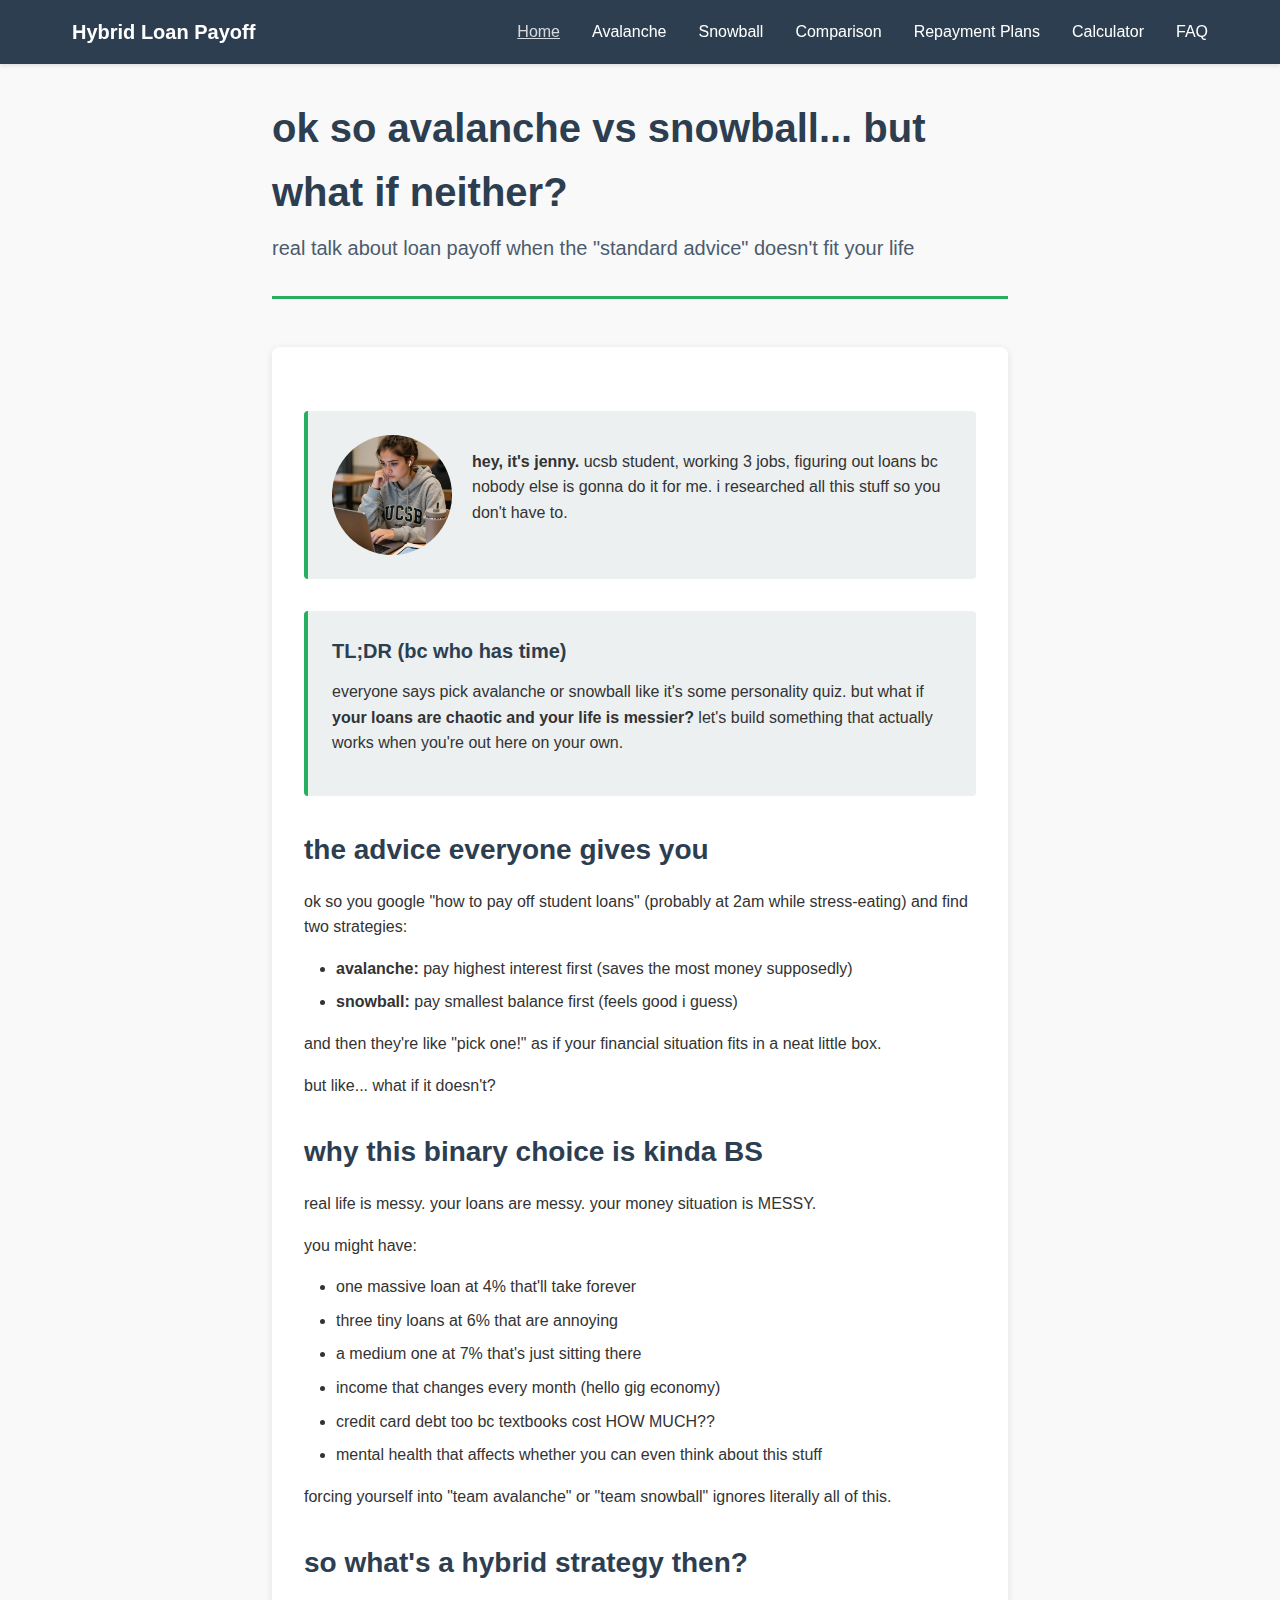
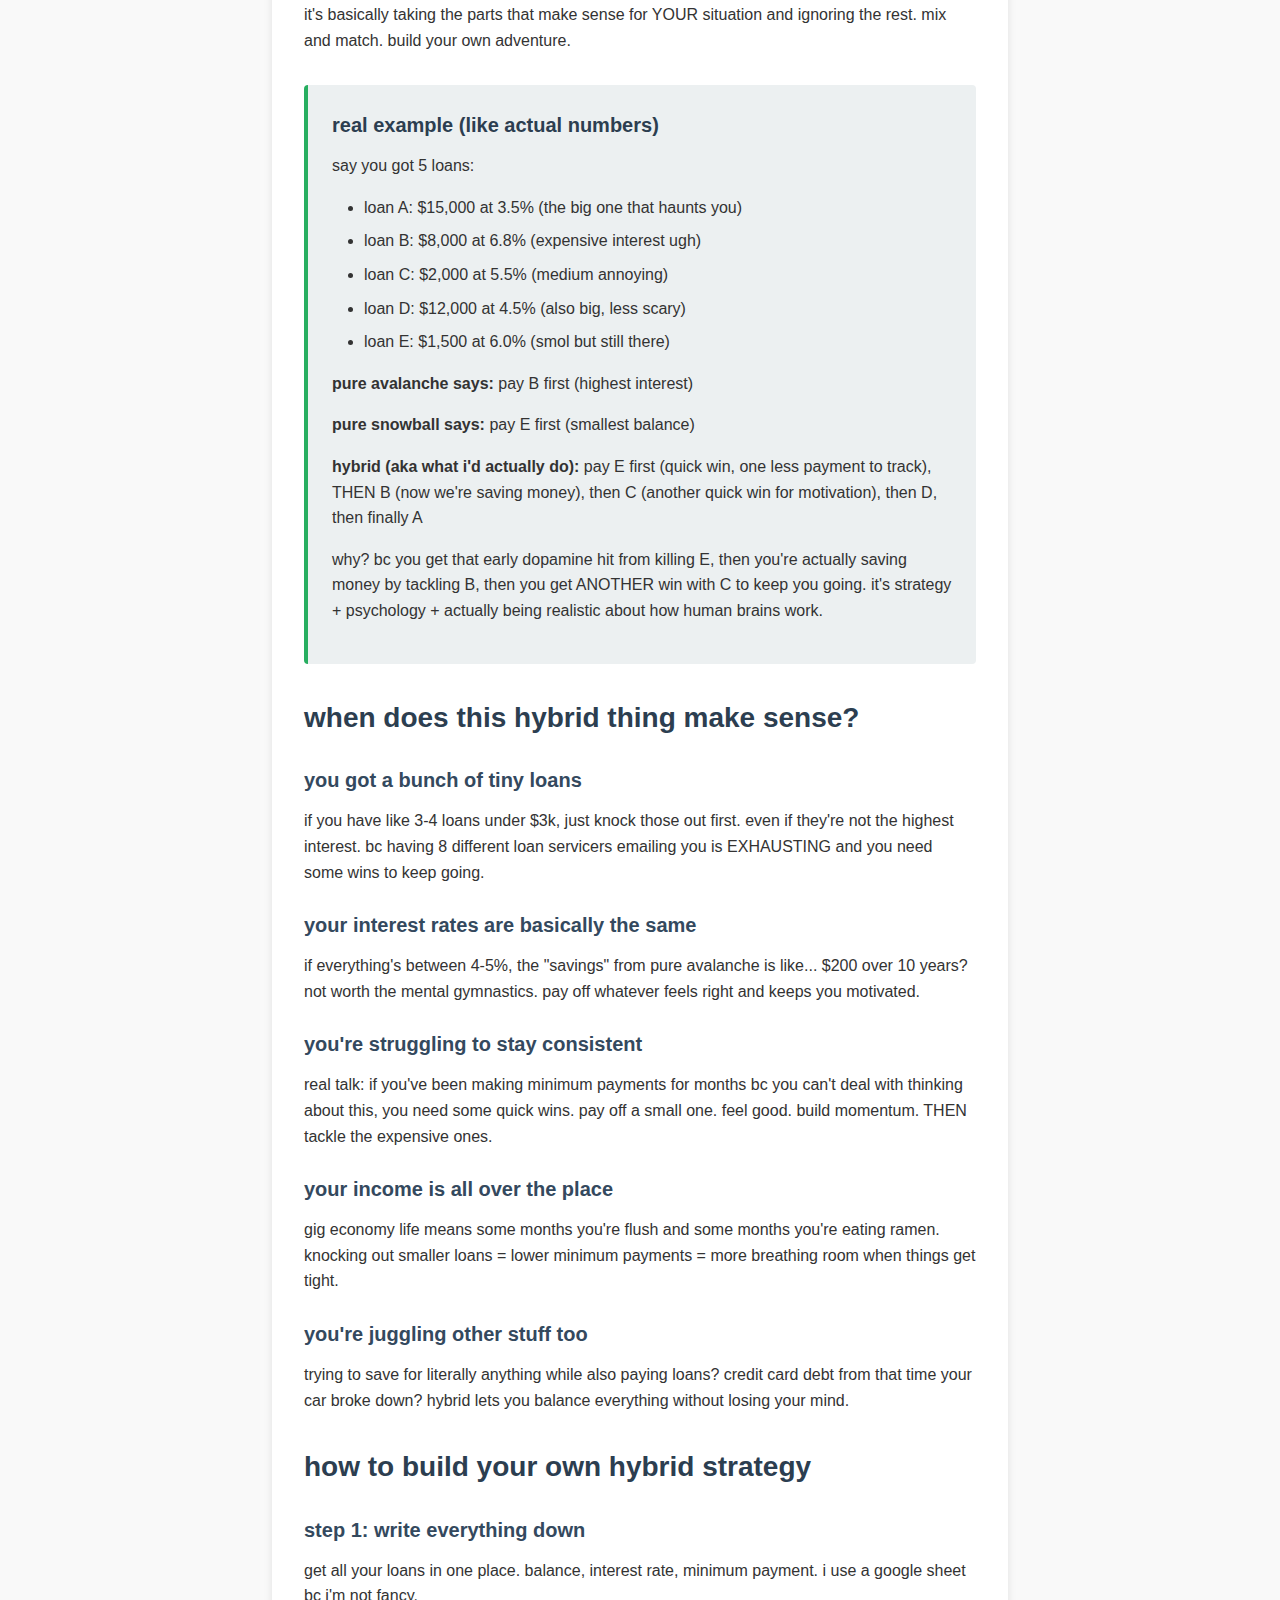
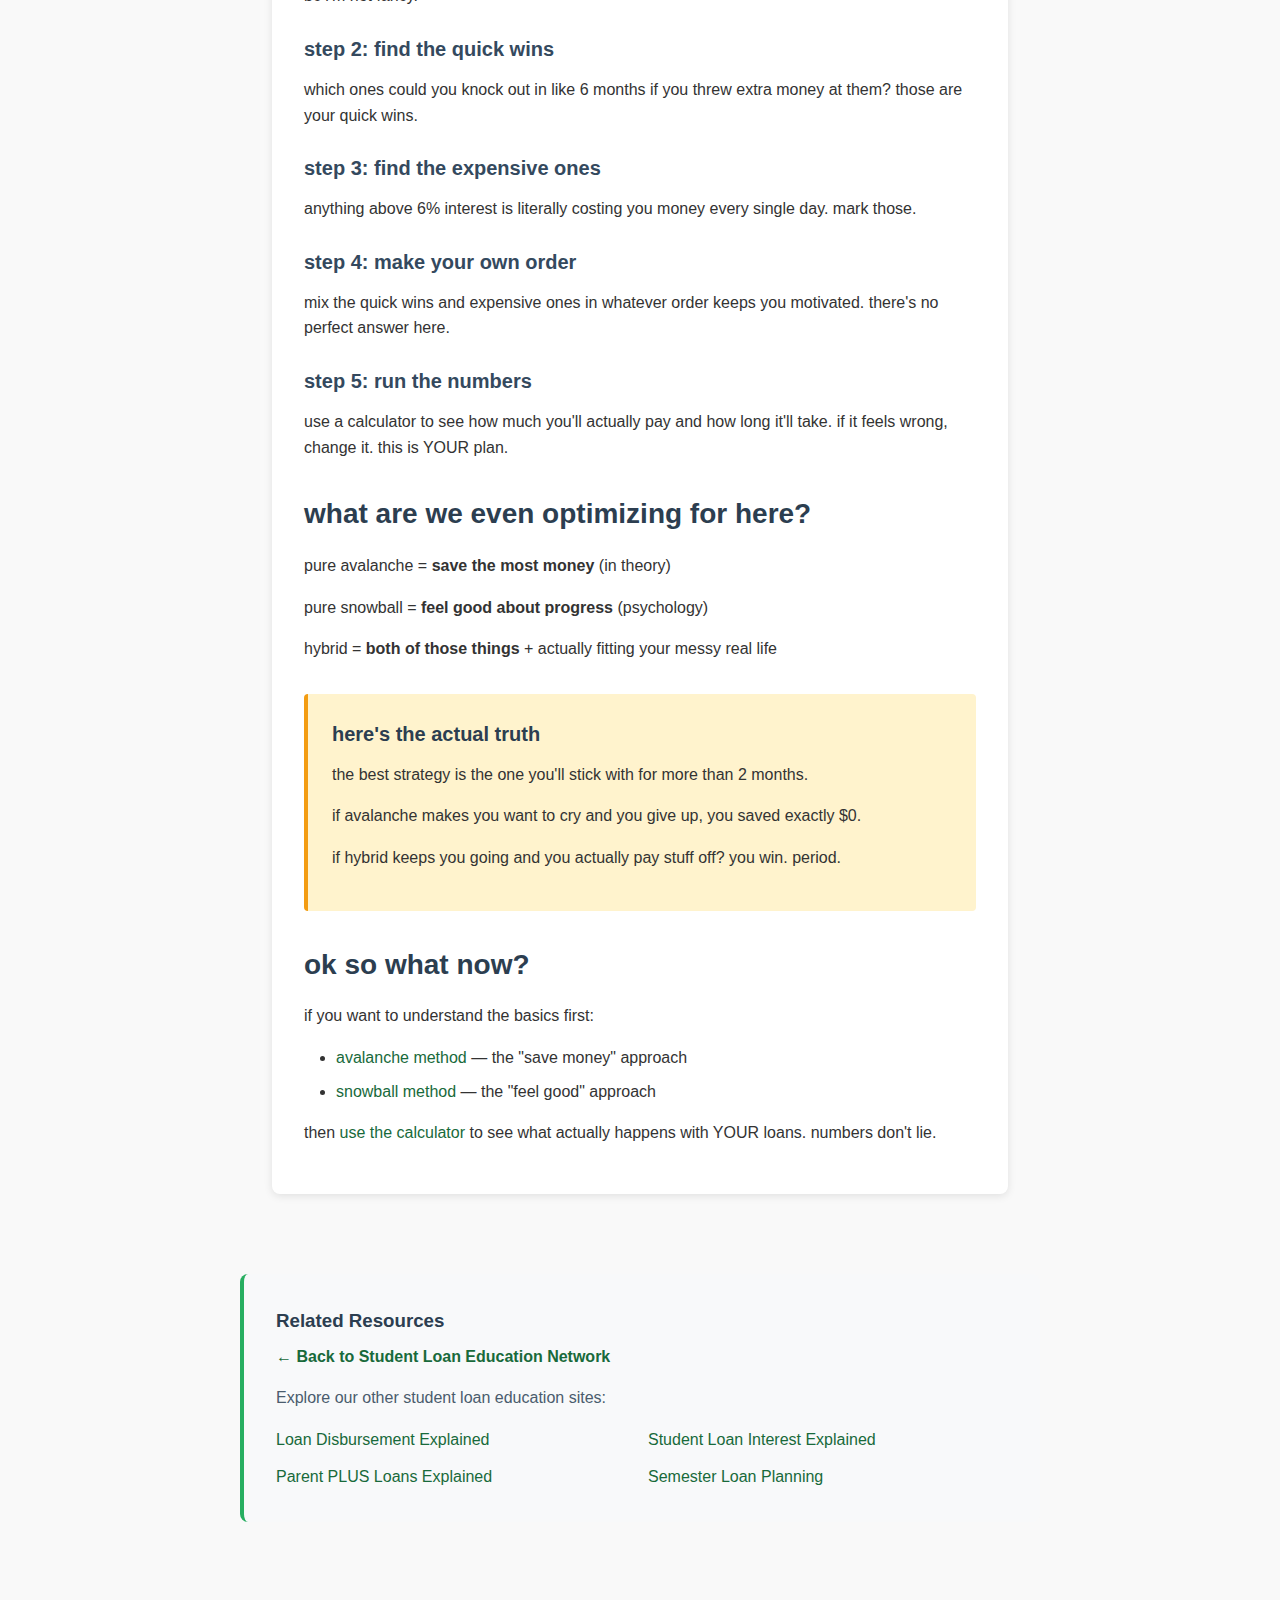
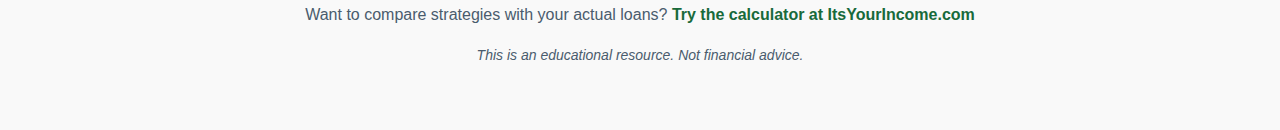
<file: index.html>
<!DOCTYPE html>
<html lang="en">
<head>
    <!-- Google Analytics -->
    <script async src="https://www.googletagmanager.com/gtag/js?id=G-Z7CLDJTSN7"></script>
    <script>
      window.dataLayer = window.dataLayer || [];
      function gtag(){dataLayer.push(arguments);}
      gtag('js', new Date());

      gtag('config', 'G-Z7CLDJTSN7', {
        'allow_google_signals': false,
        'allow_ad_personalization_signals': false,
        'attribution_reporting': false
      });
    </script>
    <meta charset="UTF-8">
    <meta name="viewport" content="width=device-width, initial-scale=1.0">
    <meta name="msvalidate.01" content="92B2187A3E6309905CBC5ECED5FC682A" />
    <meta name="description" content="real talk about loan payoff when avalanche vs snowball doesn't fit your life. build a hybrid strategy that actually works from a ucsb student working 3 jobs.">
    <title>avalanche vs snowball but what if neither? | jenny's hybrid loan guide</title>
    <!-- Open Graph Meta Tags -->
    <meta property="og:title" content="avalanche vs snowball but what if neither? | jenny's guide">
    <meta property="og:description" content="real talk about loan payoff when avalanche vs snowball doesn't fit your life. build a hybrid strategy that actually works from a ucsb student working 3 jobs.">
    <meta property="og:type" content="article">
    <meta property="og:url" content="https://payoff.studentloaneducation.online/">
    <meta property="og:site_name" content="Hybrid Loan Payoff Strategy">
    
    <!-- Twitter Card Meta Tags -->
    <meta name="twitter:card" content="summary_large_image">
    <meta name="twitter:title" content="avalanche vs snowball but what if neither? | jenny's guide">
    <meta name="twitter:description" content="real talk about loan payoff when avalanche vs snowball doesn't fit your life. build a hybrid strategy that actually works from a ucsb student working 3 jobs.">
    
    <link rel="stylesheet" href="styles.css">    <script type="application/ld+json">
    {
      "@context": "https://schema.org",
      "@type": "Article",
      "headline": "Beyond Avalanche vs Snowball | Hybrid Loan Payoff Strategy",
      "description": "Learn why the standard avalanche vs snowball advice doesn't always work and how to build a hybrid loan payoff strategy.",
      "url": "https://payoff.studentloaneducation.online/",
      "datePublished": "2025-12-28",
      "dateModified": "2025-12-28",
      "author": {
        "@type": "Organization",
        "name": "Student Loan Education Network"
      },
      "publisher": {
        "@type": "Organization",
        "name": "Student Loan Education Network"
      },
      "mainEntityOfPage": {
        "@type": "WebPage",
        "@id": "https://payoff.studentloaneducation.online/"
      },
      "educationalUse": "Financial literacy",
      "educationalLevel": "College students and parents",
      "about": {
        "@type": "Thing",
        "name": "Student Loans"
      }
    }
    </script>

</head>
<body>
    <nav>
        <div class="nav-container">
            <div class="nav-title">Hybrid Loan Payoff</div>
            <ul class="nav-links">
                <li><a href="index.html" class="active">Home</a></li>
                <li><a href="avalanche.html">Avalanche</a></li>
                <li><a href="snowball.html">Snowball</a></li>
                <li><a href="comparison.html">Comparison</a></li>
                <li><a href="repayment-plans.html">Repayment Plans</a></li>
                <li><a href="calculator.html">Calculator</a></li>
                <li><a href="faq.html">FAQ</a></li>
            </ul>
        </div>
    </nav>

    <main>
        <header class="page-header">
            <h1>ok so avalanche vs snowball... but what if neither?</h1>
            <p class="subtitle">real talk about loan payoff when the "standard advice" doesn't fit your life</p>
        </header>

        <section class="content">
            <div class="callout" style="display: flex; align-items: center; gap: 20px; flex-wrap: wrap;">
                <img src="jenny.jpg" alt="Jenny - UCSB student" style="width: 120px; height: 120px; border-radius: 50%; object-fit: cover; flex-shrink: 0;">
                <div style="flex: 1; min-width: 250px;">
                    <p><strong>hey, it's jenny.</strong> ucsb student, working 3 jobs, figuring out loans bc nobody else is gonna do it for me. i researched all this stuff so you don't have to.</p>
                </div>
            </div>

            <div class="callout">
                <h3>TL;DR (bc who has time)</h3>
                <p>everyone says pick avalanche or snowball like it's some personality quiz. but what if <strong>your loans are chaotic and your life is messier?</strong> let's build something that actually works when you're out here on your own.</p>
            </div>

            <h2>the advice everyone gives you</h2>
            <p>ok so you google "how to pay off student loans" (probably at 2am while stress-eating) and find two strategies:</p>
            <ul>
                <li><strong>avalanche:</strong> pay highest interest first (saves the most money supposedly)</li>
                <li><strong>snowball:</strong> pay smallest balance first (feels good i guess)</li>
            </ul>
            <p>and then they're like "pick one!" as if your financial situation fits in a neat little box.</p>
            <p>but like... what if it doesn't?</p>

            <h2>why this binary choice is kinda BS</h2>
            <p>real life is messy. your loans are messy. your money situation is MESSY.</p>
            <p>you might have:</p>
            <ul>
                <li>one massive loan at 4% that'll take forever</li>
                <li>three tiny loans at 6% that are annoying</li>
                <li>a medium one at 7% that's just sitting there</li>
                <li>income that changes every month (hello gig economy)</li>
                <li>credit card debt too bc textbooks cost HOW MUCH??</li>
                <li>mental health that affects whether you can even think about this stuff</li>
            </ul>
            <p>forcing yourself into "team avalanche" or "team snowball" ignores literally all of this.</p>

            <h2>so what's a hybrid strategy then?</h2>
            <p>it's basically taking the parts that make sense for YOUR situation and ignoring the rest. mix and match. build your own adventure.</p>

            <div class="callout">
                <h3>real example (like actual numbers)</h3>
                <p>say you got 5 loans:</p>
                <ul>
                    <li>loan A: $15,000 at 3.5% (the big one that haunts you)</li>
                    <li>loan B: $8,000 at 6.8% (expensive interest ugh)</li>
                    <li>loan C: $2,000 at 5.5% (medium annoying)</li>
                    <li>loan D: $12,000 at 4.5% (also big, less scary)</li>
                    <li>loan E: $1,500 at 6.0% (smol but still there)</li>
                </ul>
                <p><strong>pure avalanche says:</strong> pay B first (highest interest)</p>
                <p><strong>pure snowball says:</strong> pay E first (smallest balance)</p>
                <p><strong>hybrid (aka what i'd actually do):</strong> pay E first (quick win, one less payment to track), THEN B (now we're saving money), then C (another quick win for motivation), then D, then finally A</p>
                <p>why? bc you get that early dopamine hit from killing E, then you're actually saving money by tackling B, then you get ANOTHER win with C to keep you going. it's strategy + psychology + actually being realistic about how human brains work.</p>
            </div>

            <h2>when does this hybrid thing make sense?</h2>

            <h3>you got a bunch of tiny loans</h3>
            <p>if you have like 3-4 loans under $3k, just knock those out first. even if they're not the highest interest. bc having 8 different loan servicers emailing you is EXHAUSTING and you need some wins to keep going.</p>

            <h3>your interest rates are basically the same</h3>
            <p>if everything's between 4-5%, the "savings" from pure avalanche is like... $200 over 10 years? not worth the mental gymnastics. pay off whatever feels right and keeps you motivated.</p>

            <h3>you're struggling to stay consistent</h3>
            <p>real talk: if you've been making minimum payments for months bc you can't deal with thinking about this, you need some quick wins. pay off a small one. feel good. build momentum. THEN tackle the expensive ones.</p>

            <h3>your income is all over the place</h3>
            <p>gig economy life means some months you're flush and some months you're eating ramen. knocking out smaller loans = lower minimum payments = more breathing room when things get tight.</p>

            <h3>you're juggling other stuff too</h3>
            <p>trying to save for literally anything while also paying loans? credit card debt from that time your car broke down? hybrid lets you balance everything without losing your mind.</p>

            <h2>how to build your own hybrid strategy</h2>

            <h3>step 1: write everything down</h3>
            <p>get all your loans in one place. balance, interest rate, minimum payment. i use a google sheet bc i'm not fancy.</p>

            <h3>step 2: find the quick wins</h3>
            <p>which ones could you knock out in like 6 months if you threw extra money at them? those are your quick wins.</p>

            <h3>step 3: find the expensive ones</h3>
            <p>anything above 6% interest is literally costing you money every single day. mark those.</p>

            <h3>step 4: make your own order</h3>
            <p>mix the quick wins and expensive ones in whatever order keeps you motivated. there's no perfect answer here.</p>

            <h3>step 5: run the numbers</h3>
            <p>use a calculator to see how much you'll actually pay and how long it'll take. if it feels wrong, change it. this is YOUR plan.</p>

            <h2>what are we even optimizing for here?</h2>
            <p>pure avalanche = <strong>save the most money</strong> (in theory)</p>
            <p>pure snowball = <strong>feel good about progress</strong> (psychology)</p>
            <p>hybrid = <strong>both of those things</strong> + actually fitting your messy real life</p>

            <div class="callout warning">
                <h3>here's the actual truth</h3>
                <p>the best strategy is the one you'll stick with for more than 2 months.</p>
                <p>if avalanche makes you want to cry and you give up, you saved exactly $0.</p>
                <p>if hybrid keeps you going and you actually pay stuff off? you win. period.</p>
            </div>

            <h2>ok so what now?</h2>
            <p>if you want to understand the basics first:</p>
            <ul>
                <li><a href="avalanche.html">avalanche method</a> — the "save money" approach</li>
                <li><a href="snowball.html">snowball method</a> — the "feel good" approach</li>
            </ul>
            <p>then <a href="calculator.html">use the calculator</a> to see what actually happens with YOUR loans. numbers don't lie.</p>
        </section>
    </main>    
    <section class="related-resources">
        <h3>Related Resources</h3>
        <p><a href="https://www.studentloaneducation.online" target="_blank"><strong>← Back to Student Loan Education Network</strong></a></p>
        <p>Explore our other student loan education sites:</p>
        <ul>
            <li><a href="https://disbursement.studentloaneducation.online" target="_blank">Loan Disbursement Explained</a></li>
            <li><a href="https://interest.studentloaneducation.online" target="_blank">Student Loan Interest Explained</a></li>
            <li><a href="https://parentplus.studentloaneducation.online" target="_blank">Parent PLUS Loans Explained</a></li>
            <li><a href="https://planning.studentloaneducation.online" target="_blank">Semester Loan Planning</a></li>
        </ul>
    </section>


    <footer>
        <p>Want to compare strategies with your actual loans? <a href="https://www.itsyourincome.com" target="_blank">Try the calculator at ItsYourIncome.com</a></p>
        <p class="footer-note">This is an educational resource. Not financial advice.</p>
    </footer>
</body>
</html>
</file>
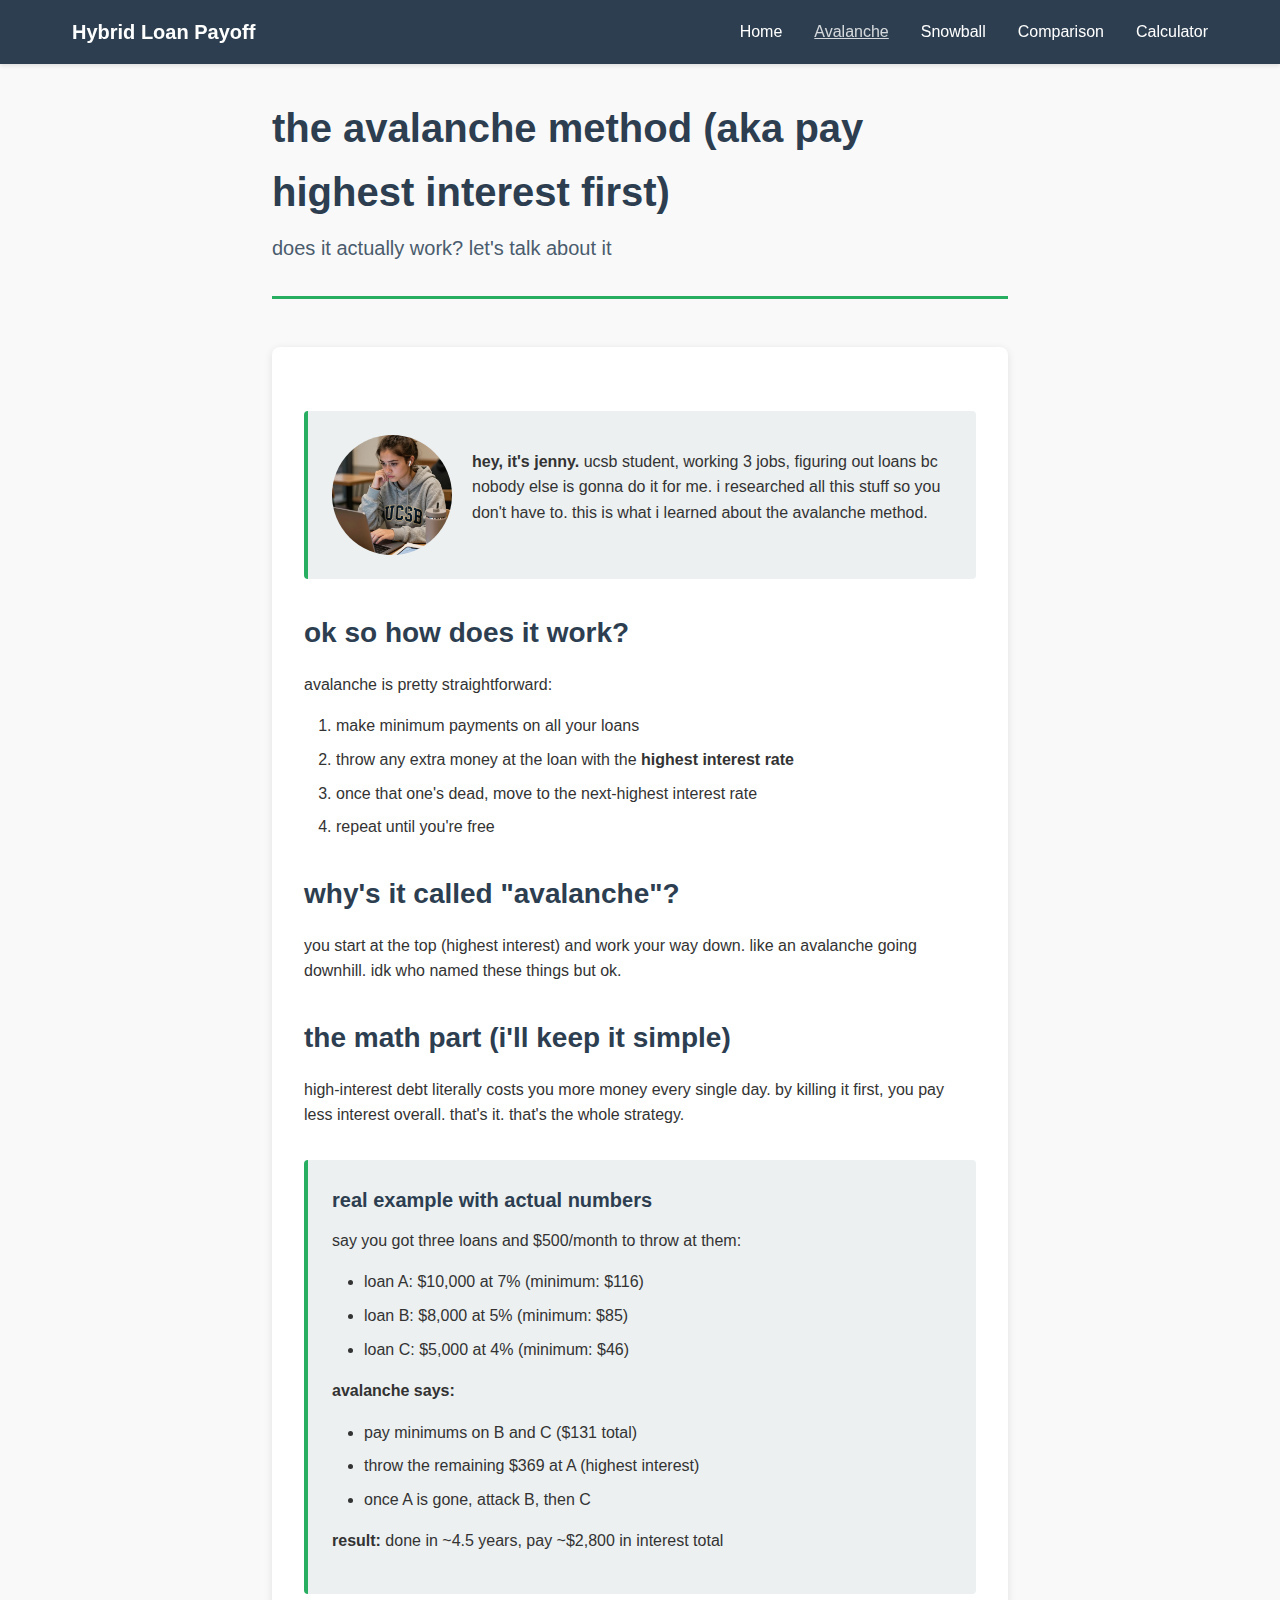
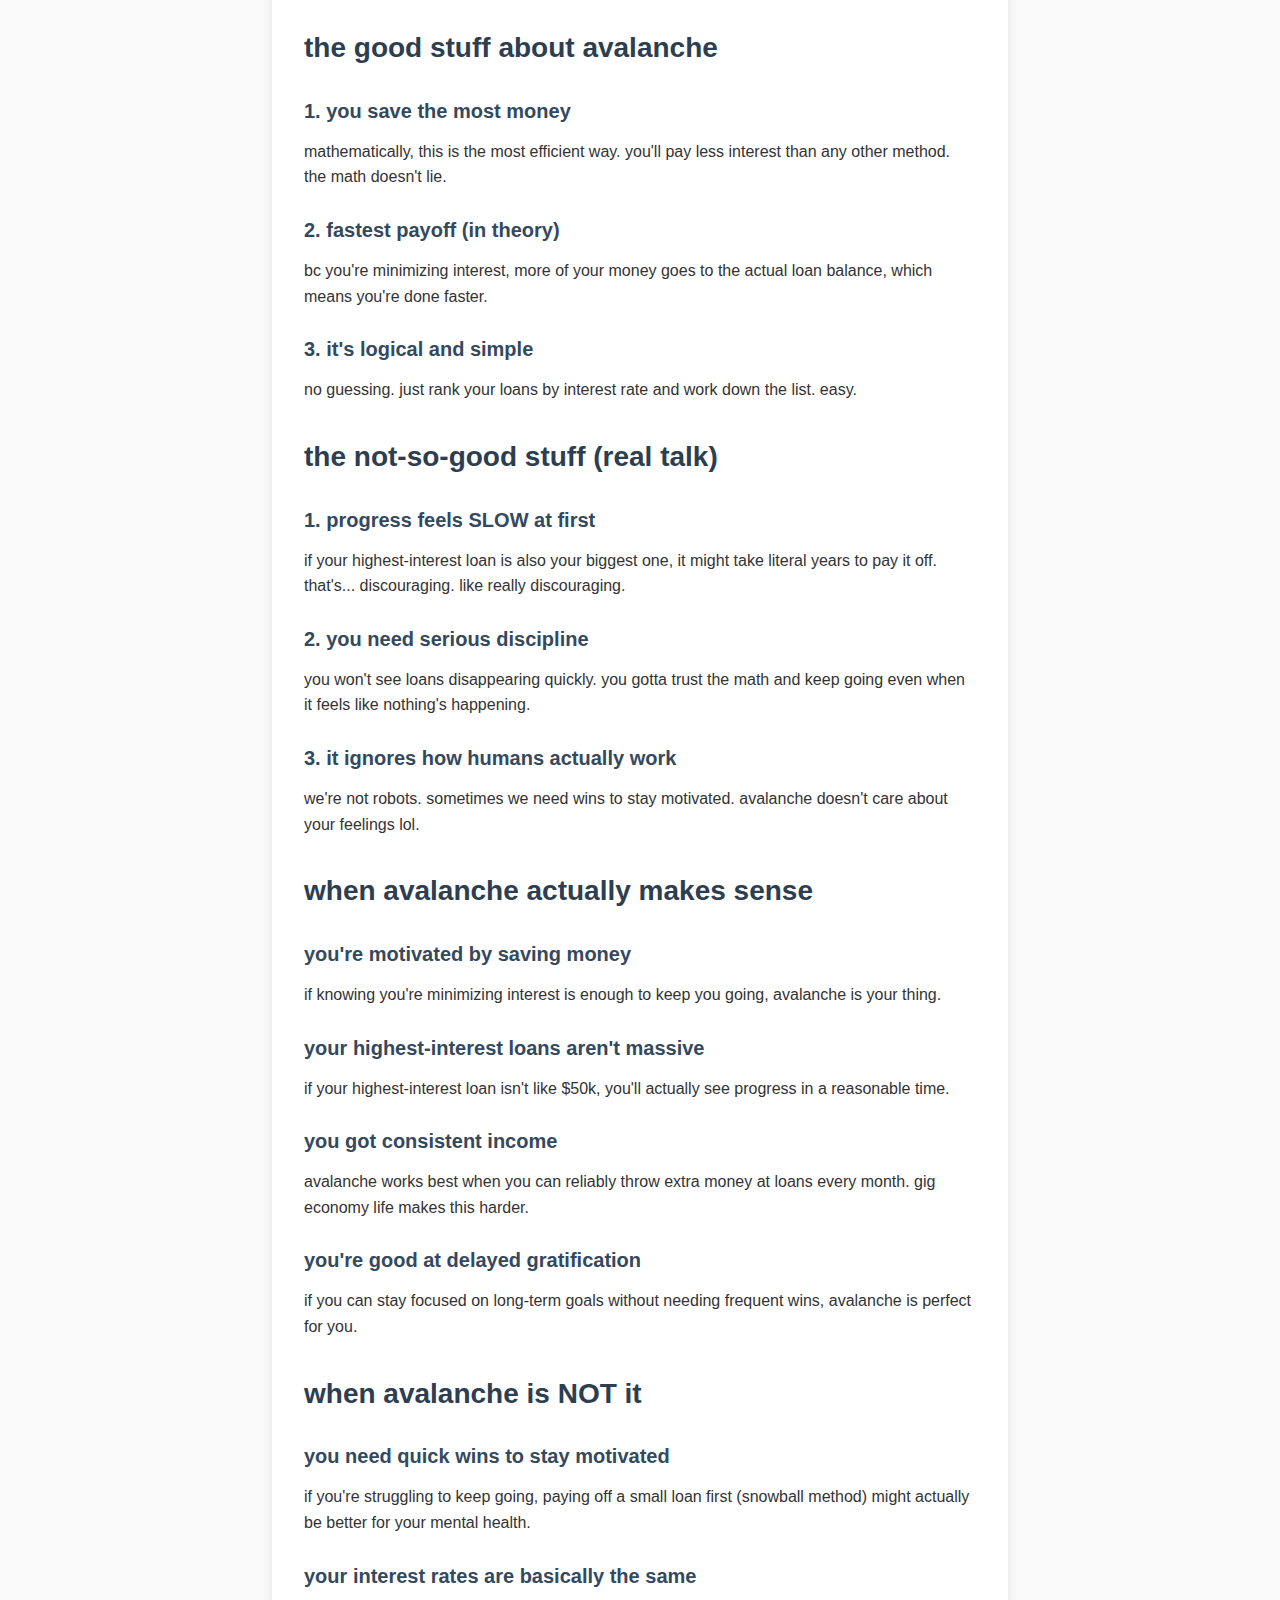
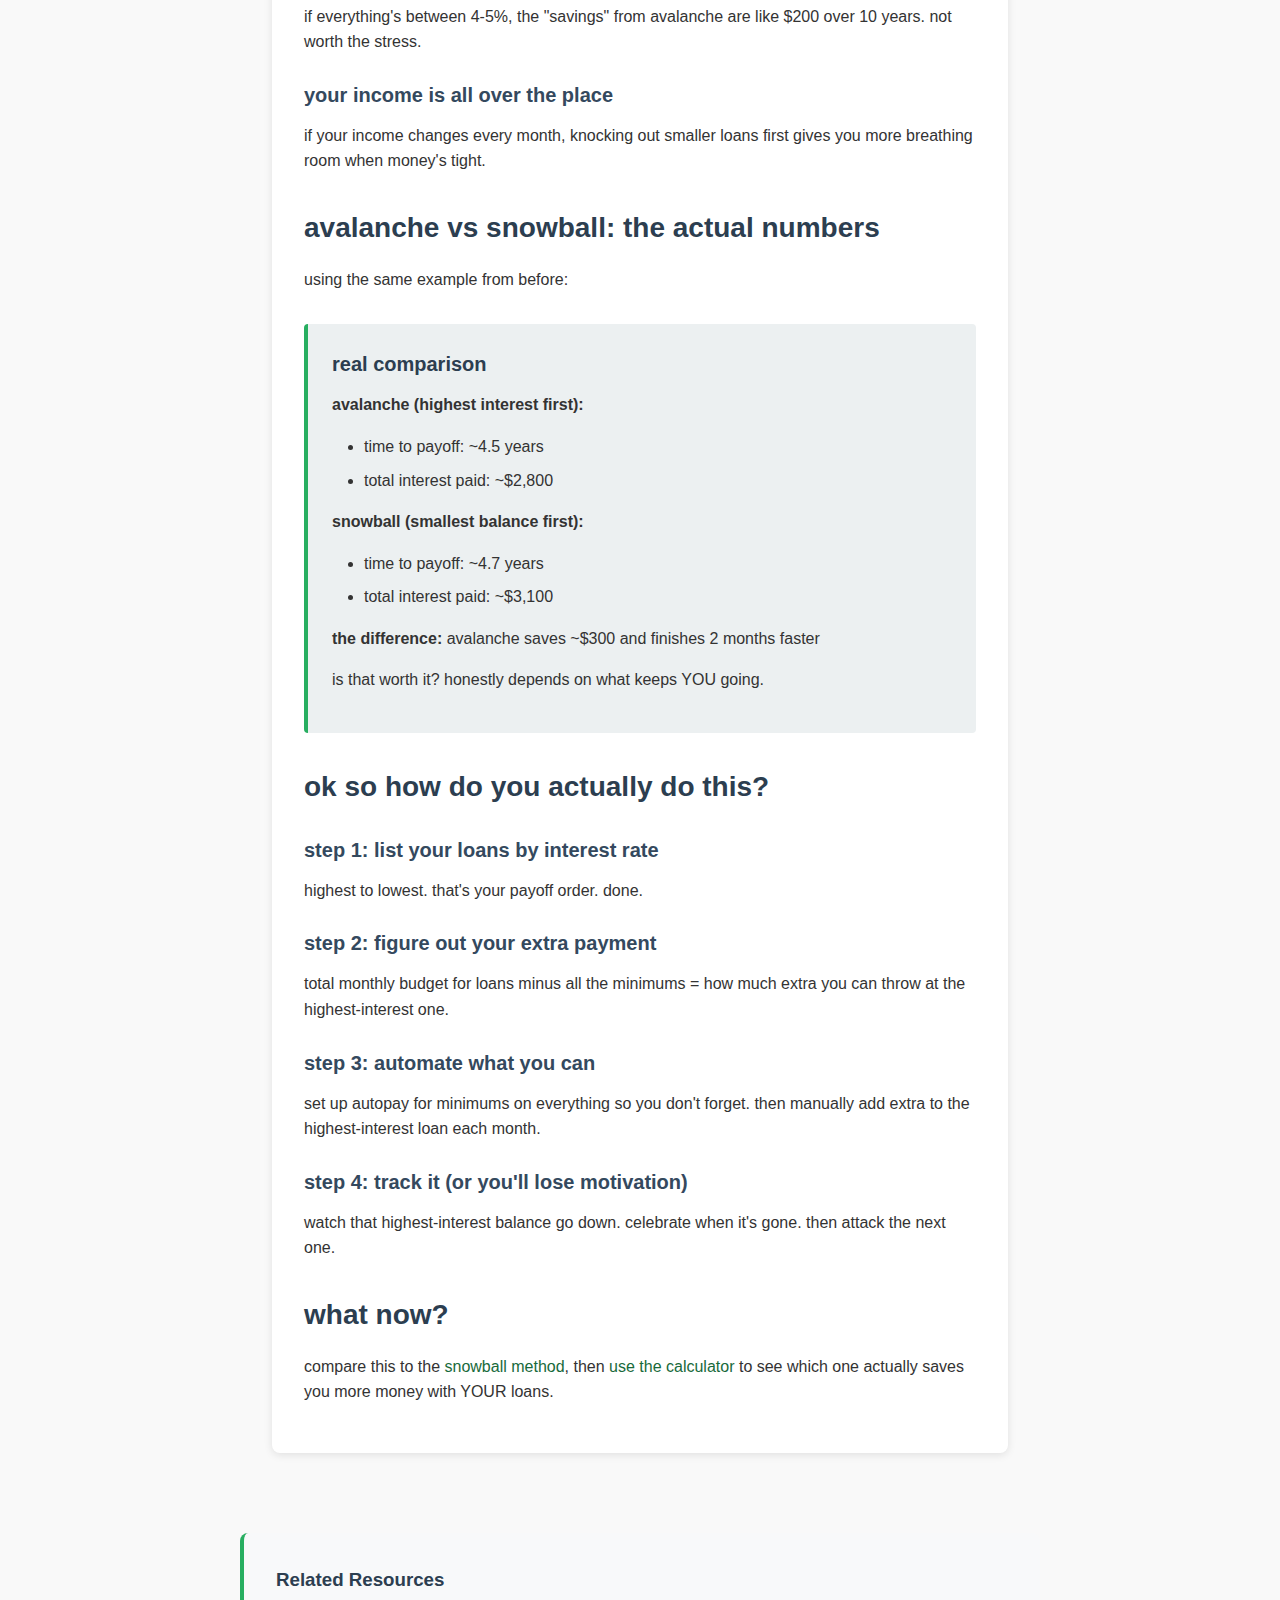
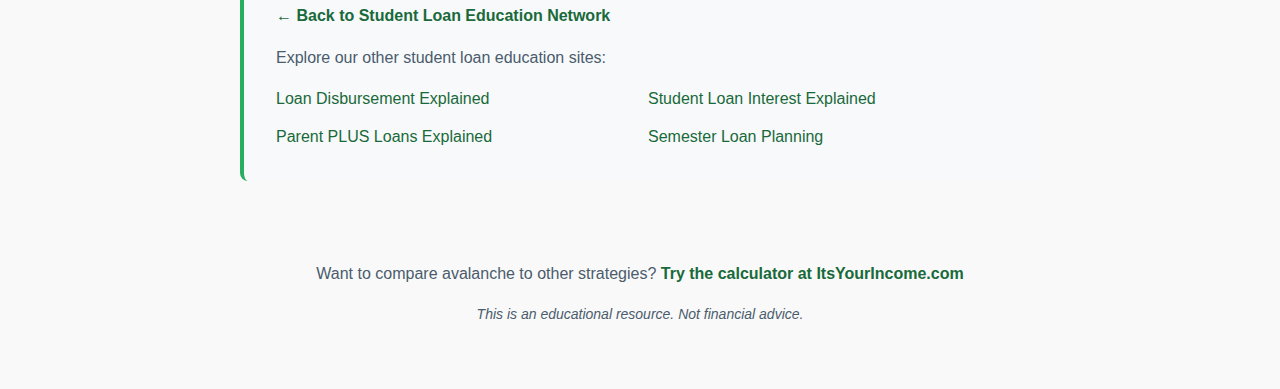
<file: avalanche.html>
﻿<!DOCTYPE html>
<html lang="en">
<head>
    <!-- Google Analytics -->
    <script async src="https://www.googletagmanager.com/gtag/js?id=G-Z7CLDJTSN7"></script>
    <script>
      window.dataLayer = window.dataLayer || [];
      function gtag(){dataLayer.push(arguments);}
      gtag('js', new Date());

      gtag('config', 'G-Z7CLDJTSN7', {
        'allow_google_signals': false,
        'allow_ad_personalization_signals': false,
        'attribution_reporting': false
      });
    </script>
    <meta charset="UTF-8">
    <meta name="viewport" content="width=device-width, initial-scale=1.0">
    <meta name="msvalidate.01" content="92B2187A3E6309905CBC5ECED5FC682A" />
    <meta name="description" content="the avalanche method explained in real talk - pay highest interest first to save money. but does it actually work for everyone? jenny breaks it down.">
    <title>avalanche method: does paying highest interest first actually work? | jenny's guide</title>
    <!-- Open Graph Meta Tags -->
    <meta property="og:title" content="avalanche method: does it actually work? | jenny's guide">
    <meta property="og:description" content="the avalanche method explained in real talk - pay highest interest first to save money. but does it actually work for everyone? jenny breaks it down.">
    <meta property="og:type" content="article">
    <meta property="og:url" content="https://payoff.studentloaneducation.online/avalanche.html">
    <meta property="og:site_name" content="Hybrid Loan Payoff Strategy">
    
    <!-- Twitter Card Meta Tags -->
    <meta name="twitter:card" content="summary_large_image">
    <meta name="twitter:title" content="avalanche method: does it actually work? | jenny's guide">
    <meta name="twitter:description" content="the avalanche method explained in real talk - pay highest interest first to save money. but does it actually work for everyone? jenny breaks it down.">
    
    <link rel="stylesheet" href="styles.css">    <script type="application/ld+json">
    {
      "@context": "https://schema.org",
      "@type": "Article",
      "headline": "The Avalanche Method Explained | Hybrid Loan Payoff Strategy",
      "description": "Learn how the avalanche method works, its pros and cons, and when to use it for student loan repayment.",
      "url": "https://payoff.studentloaneducation.online/avalanche.html",
      "datePublished": "2025-12-28",
      "dateModified": "2025-12-28",
      "author": {
        "@type": "Organization",
        "name": "Student Loan Education Network"
      },
      "publisher": {
        "@type": "Organization",
        "name": "Student Loan Education Network"
      },
      "mainEntityOfPage": {
        "@type": "WebPage",
        "@id": "https://payoff.studentloaneducation.online/avalanche.html"
      },
      "educationalUse": "Financial literacy",
      "educationalLevel": "College students and parents",
      "about": {
        "@type": "Thing",
        "name": "Student Loans"
      }
    }
    </script>

</head>
<body>
    <nav>
        <div class="nav-container">
            <div class="nav-title">Hybrid Loan Payoff</div>
            <ul class="nav-links">
                <li><a href="index.html">Home</a></li>
                <li><a href="avalanche.html" class="active">Avalanche</a></li>
                <li><a href="snowball.html">Snowball</a></li>
                <li><a href="comparison.html">Comparison</a></li>
                <li><a href="calculator.html">Calculator</a></li>
            </ul>
        </div>
    </nav>

    <main>
        <header class="page-header">
            <h1>the avalanche method (aka pay highest interest first)</h1>
            <p class="subtitle">does it actually work? let's talk about it</p>
        </header>

        <section class="content">
            <div class="callout" style="display: flex; align-items: center; gap: 20px; flex-wrap: wrap;">
                <img src="jenny.jpg" alt="Jenny - UCSB student" style="width: 120px; height: 120px; border-radius: 50%; object-fit: cover; flex-shrink: 0;">
                <div style="flex: 1; min-width: 250px;">
                    <p><strong>hey, it's jenny.</strong> ucsb student, working 3 jobs, figuring out loans bc nobody else is gonna do it for me. i researched all this stuff so you don't have to. this is what i learned about the avalanche method.</p>
                </div>
            </div>

            <h2>ok so how does it work?</h2>
            <p>avalanche is pretty straightforward:</p>
            <ol>
                <li>make minimum payments on all your loans</li>
                <li>throw any extra money at the loan with the <strong>highest interest rate</strong></li>
                <li>once that one's dead, move to the next-highest interest rate</li>
                <li>repeat until you're free</li>
            </ol>

            <h2>why's it called "avalanche"?</h2>
            <p>you start at the top (highest interest) and work your way down. like an avalanche going downhill. idk who named these things but ok.</p>

            <h2>the math part (i'll keep it simple)</h2>
            <p>high-interest debt literally costs you more money every single day. by killing it first, you pay less interest overall. that's it. that's the whole strategy.</p>

            <div class="callout">
                <h3>real example with actual numbers</h3>
                <p>say you got three loans and $500/month to throw at them:</p>
                <ul>
                    <li>loan A: $10,000 at 7% (minimum: $116)</li>
                    <li>loan B: $8,000 at 5% (minimum: $85)</li>
                    <li>loan C: $5,000 at 4% (minimum: $46)</li>
                </ul>
                <p><strong>avalanche says:</strong></p>
                <ul>
                    <li>pay minimums on B and C ($131 total)</li>
                    <li>throw the remaining $369 at A (highest interest)</li>
                    <li>once A is gone, attack B, then C</li>
                </ul>
                <p><strong>result:</strong> done in ~4.5 years, pay ~$2,800 in interest total</p>
            </div>

            <h2>the good stuff about avalanche</h2>

            <h3>1. you save the most money</h3>
            <p>mathematically, this is the most efficient way. you'll pay less interest than any other method. the math doesn't lie.</p>

            <h3>2. fastest payoff (in theory)</h3>
            <p>bc you're minimizing interest, more of your money goes to the actual loan balance, which means you're done faster.</p>

            <h3>3. it's logical and simple</h3>
            <p>no guessing. just rank your loans by interest rate and work down the list. easy.</p>

            <h2>the not-so-good stuff (real talk)</h2>

            <h3>1. progress feels SLOW at first</h3>
            <p>if your highest-interest loan is also your biggest one, it might take literal years to pay it off. that's... discouraging. like really discouraging.</p>

            <h3>2. you need serious discipline</h3>
            <p>you won't see loans disappearing quickly. you gotta trust the math and keep going even when it feels like nothing's happening.</p>

            <h3>3. it ignores how humans actually work</h3>
            <p>we're not robots. sometimes we need wins to stay motivated. avalanche doesn't care about your feelings lol.</p>

            <h2>when avalanche actually makes sense</h2>

            <h3>you're motivated by saving money</h3>
            <p>if knowing you're minimizing interest is enough to keep you going, avalanche is your thing.</p>

            <h3>your highest-interest loans aren't massive</h3>
            <p>if your highest-interest loan isn't like $50k, you'll actually see progress in a reasonable time.</p>

            <h3>you got consistent income</h3>
            <p>avalanche works best when you can reliably throw extra money at loans every month. gig economy life makes this harder.</p>

            <h3>you're good at delayed gratification</h3>
            <p>if you can stay focused on long-term goals without needing frequent wins, avalanche is perfect for you.</p>

            <h2>when avalanche is NOT it</h2>

            <h3>you need quick wins to stay motivated</h3>
            <p>if you're struggling to keep going, paying off a small loan first (snowball method) might actually be better for your mental health.</p>

            <h3>your interest rates are basically the same</h3>
            <p>if everything's between 4-5%, the "savings" from avalanche are like $200 over 10 years. not worth the stress.</p>

            <h3>your income is all over the place</h3>
            <p>if your income changes every month, knocking out smaller loans first gives you more breathing room when money's tight.</p>

            <h2>avalanche vs snowball: the actual numbers</h2>
            <p>using the same example from before:</p>

            <div class="callout">
                <h3>real comparison</h3>
                <p><strong>avalanche (highest interest first):</strong></p>
                <ul>
                    <li>time to payoff: ~4.5 years</li>
                    <li>total interest paid: ~$2,800</li>
                </ul>
                <p><strong>snowball (smallest balance first):</strong></p>
                <ul>
                    <li>time to payoff: ~4.7 years</li>
                    <li>total interest paid: ~$3,100</li>
                </ul>
                <p><strong>the difference:</strong> avalanche saves ~$300 and finishes 2 months faster</p>
                <p>is that worth it? honestly depends on what keeps YOU going.</p>
            </div>

            <h2>ok so how do you actually do this?</h2>

            <h3>step 1: list your loans by interest rate</h3>
            <p>highest to lowest. that's your payoff order. done.</p>

            <h3>step 2: figure out your extra payment</h3>
            <p>total monthly budget for loans minus all the minimums = how much extra you can throw at the highest-interest one.</p>

            <h3>step 3: automate what you can</h3>
            <p>set up autopay for minimums on everything so you don't forget. then manually add extra to the highest-interest loan each month.</p>

            <h3>step 4: track it (or you'll lose motivation)</h3>
            <p>watch that highest-interest balance go down. celebrate when it's gone. then attack the next one.</p>

            <h2>what now?</h2>
            <p>compare this to the <a href="snowball.html">snowball method</a>, then <a href="calculator.html">use the calculator</a> to see which one actually saves you more money with YOUR loans.</p>
        </section>
    </main>    
    <section class="related-resources">
        <h3>Related Resources</h3>
        <p><a href="https://www.studentloaneducation.online" target="_blank"><strong>← Back to Student Loan Education Network</strong></a></p>
        <p>Explore our other student loan education sites:</p>
        <ul>
            <li><a href="https://disbursement.studentloaneducation.online" target="_blank">Loan Disbursement Explained</a></li>
            <li><a href="https://interest.studentloaneducation.online" target="_blank">Student Loan Interest Explained</a></li>
            <li><a href="https://parentplus.studentloaneducation.online" target="_blank">Parent PLUS Loans Explained</a></li>
            <li><a href="https://planning.studentloaneducation.online" target="_blank">Semester Loan Planning</a></li>
        </ul>
    </section>


    <footer>
        <p>Want to compare avalanche to other strategies? <a href="https://www.itsyourincome.com" target="_blank">Try the calculator at ItsYourIncome.com</a></p>
        <p class="footer-note">This is an educational resource. Not financial advice.</p>
    </footer>
</body>
</html>
</file>
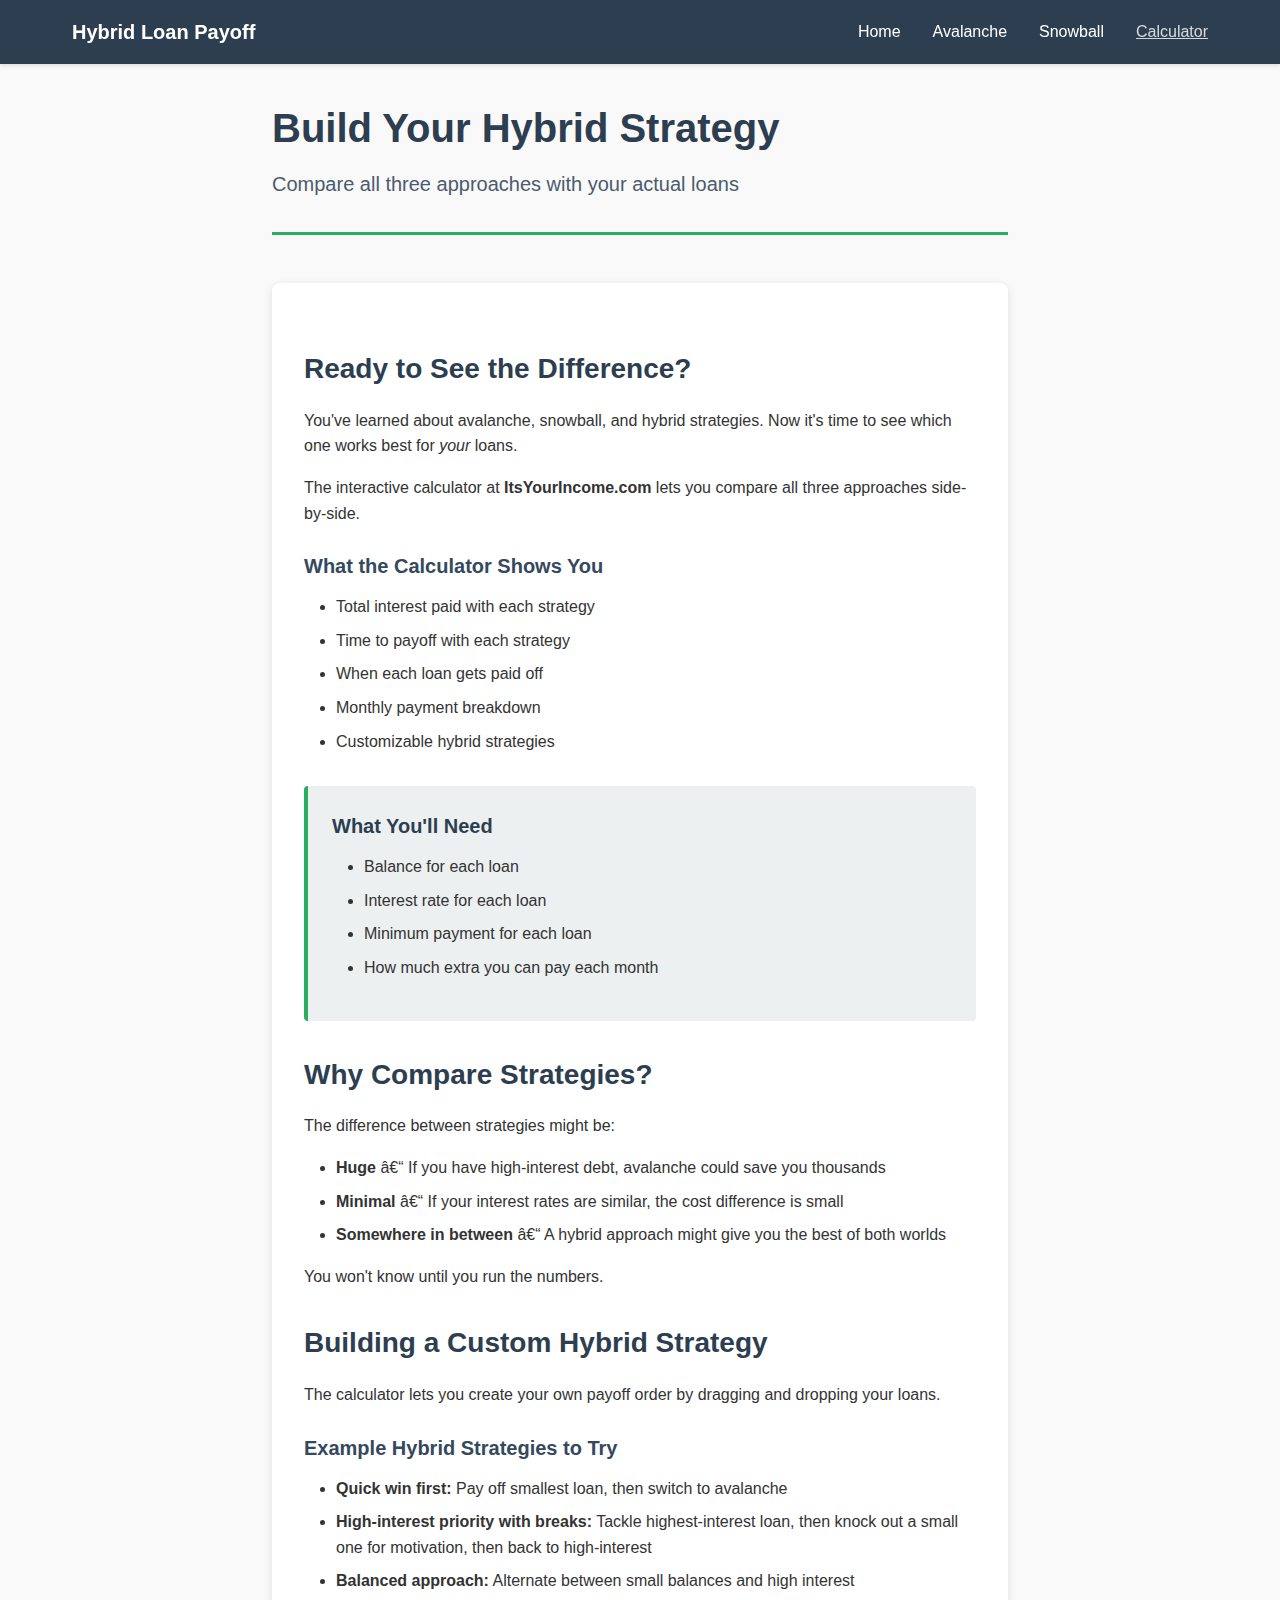
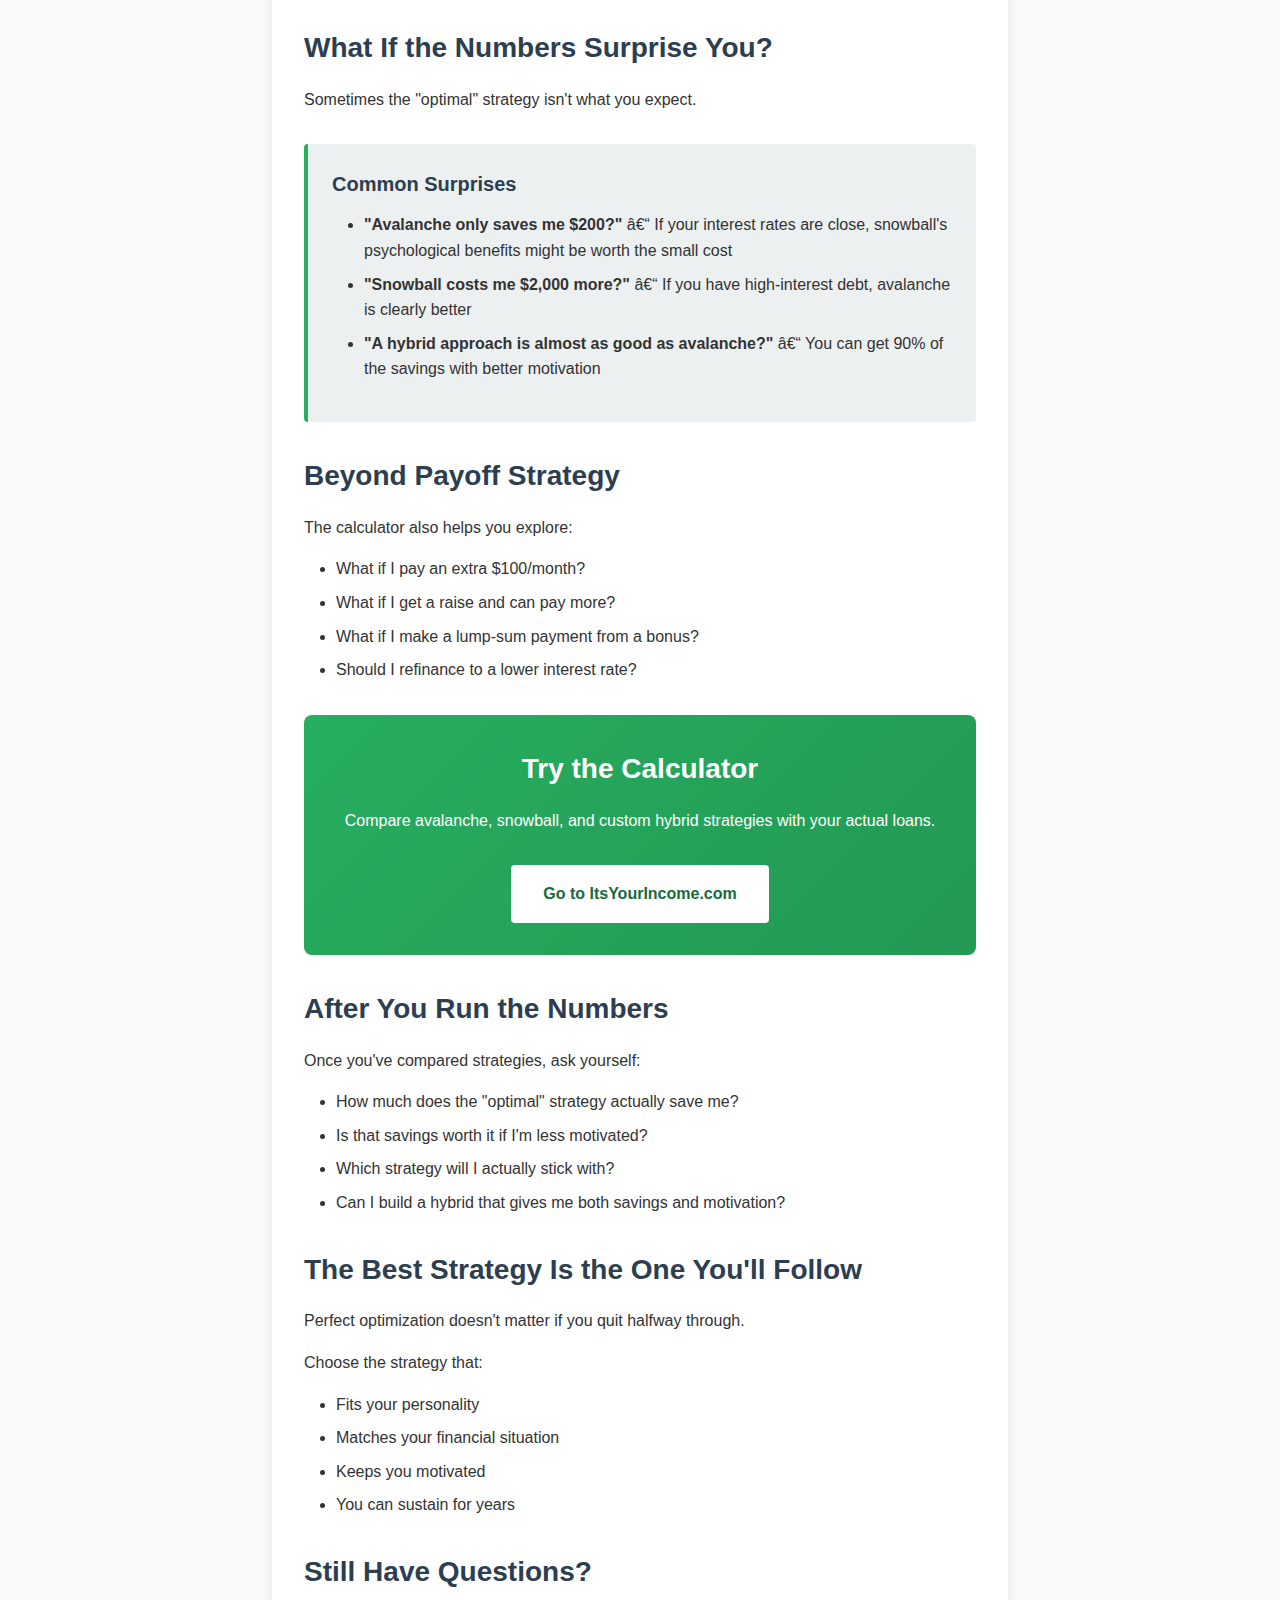
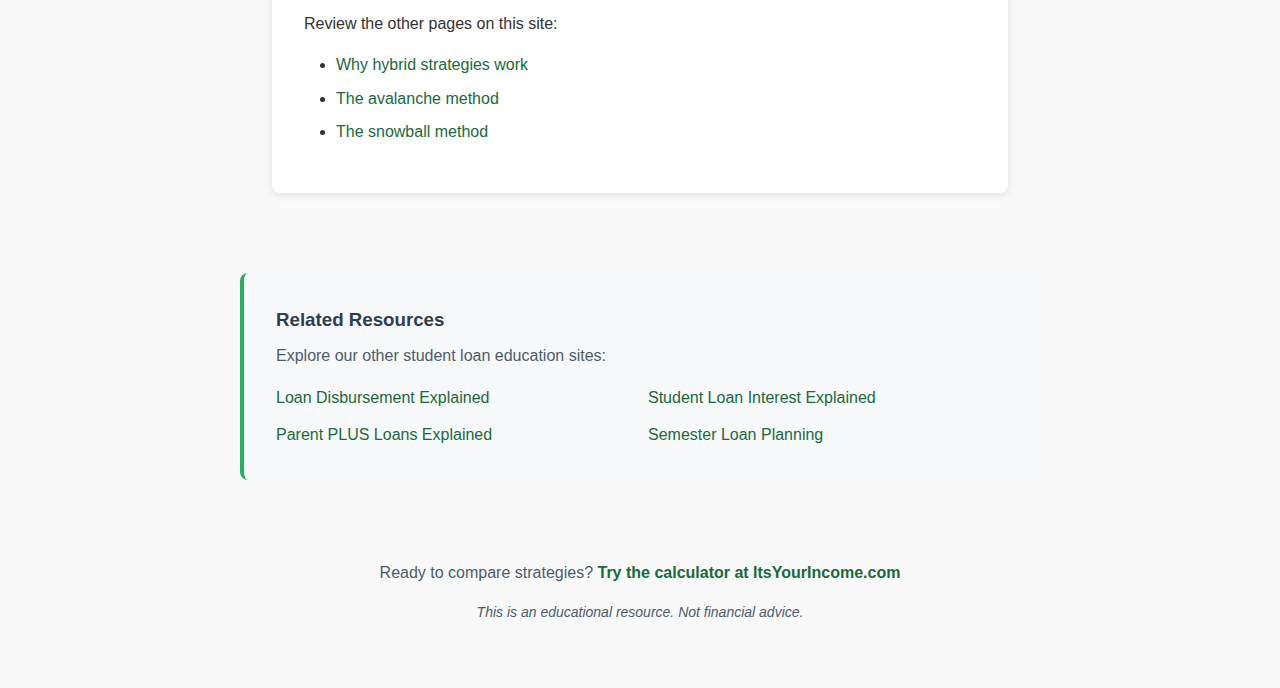
<file: calculator.html>
﻿<!DOCTYPE html>
<html lang="en">
<head>
    <!-- Google Analytics -->
    <script async src="https://www.googletagmanager.com/gtag/js?id=G-Z7CLDJTSN7"></script>
    <script>
      window.dataLayer = window.dataLayer || [];
      function gtag(){dataLayer.push(arguments);}
      gtag('js', new Date());

      gtag('config', 'G-Z7CLDJTSN7', {
        'allow_google_signals': false,
        'allow_ad_personalization_signals': false
      });
    </script>
    <meta charset="UTF-8">
    <meta name="viewport" content="width=device-width, initial-scale=1.0">
    <meta name="msvalidate.01" content="92B2187A3E6309905CBC5ECED5FC682A" />
    <meta name="description" content="Compare avalanche, snowball, and hybrid loan payoff strategies with your actual loans.">
    <title>Build Your Hybrid Strategy | Hybrid Loan Payoff Strategy</title>    
    <!-- Open Graph Meta Tags -->
    <meta property="og:title" content="Build Your Hybrid Strategy">
    <meta property="og:description" content="Compare avalanche, snowball, and hybrid loan payoff strategies with your actual loans.">
    <meta property="og:type" content="article">
    <meta property="og:url" content="https://payoff.studentloaneducation.online/calculator.html">
    <meta property="og:site_name" content="Hybrid Loan Payoff Strategy">
    
    <!-- Twitter Card Meta Tags -->
    <meta name="twitter:card" content="summary_large_image">
    <meta name="twitter:title" content="Build Your Hybrid Strategy">
    <meta name="twitter:description" content="Compare avalanche, snowball, and hybrid loan payoff strategies with your actual loans.">
    
    <link rel="stylesheet" href="styles.css">    <script type="application/ld+json">
    {
      "@context": "https://schema.org",
      "@type": "Article",
      "headline": "Build Your Hybrid Strategy | Hybrid Loan Payoff Strategy",
      "description": "Compare avalanche, snowball, and hybrid loan payoff strategies with your actual loans.",
      "url": "https://payoff.studentloaneducation.online/calculator.html",
      "datePublished": "2025-12-28",
      "dateModified": "2025-12-28",
      "author": {
        "@type": "Organization",
        "name": "Student Loan Education Network"
      },
      "publisher": {
        "@type": "Organization",
        "name": "Student Loan Education Network"
      },
      "mainEntityOfPage": {
        "@type": "WebPage",
        "@id": "https://payoff.studentloaneducation.online/calculator.html"
      },
      "educationalUse": "Financial literacy",
      "educationalLevel": "College students and parents",
      "about": {
        "@type": "Thing",
        "name": "Student Loans"
      }
    }
    </script>

</head>
<body>
    <nav>
        <div class="nav-container">
            <div class="nav-title">Hybrid Loan Payoff</div>
            <ul class="nav-links">
                <li><a href="index.html">Home</a></li>
                <li><a href="avalanche.html">Avalanche</a></li>
                <li><a href="snowball.html">Snowball</a></li>
                <li><a href="calculator.html" class="active">Calculator</a></li>
            </ul>
        </div>
    </nav>

    <main>
        <header class="page-header">
            <h1>Build Your Hybrid Strategy</h1>
            <p class="subtitle">Compare all three approaches with your actual loans</p>
        </header>

        <section class="content">
            <h2>Ready to See the Difference?</h2>
            <p>You've learned about avalanche, snowball, and hybrid strategies. Now it's time to see which one works best for <em>your</em> loans.</p>
            <p>The interactive calculator at <strong>ItsYourIncome.com</strong> lets you compare all three approaches side-by-side.</p>

            <h3>What the Calculator Shows You</h3>
            <ul>
                <li>Total interest paid with each strategy</li>
                <li>Time to payoff with each strategy</li>
                <li>When each loan gets paid off</li>
                <li>Monthly payment breakdown</li>
                <li>Customizable hybrid strategies</li>
            </ul>

            <div class="callout">
                <h3>What You'll Need</h3>
                <ul>
                    <li>Balance for each loan</li>
                    <li>Interest rate for each loan</li>
                    <li>Minimum payment for each loan</li>
                    <li>How much extra you can pay each month</li>
                </ul>
            </div>

            <h2>Why Compare Strategies?</h2>
            <p>The difference between strategies might be:</p>
            <ul>
                <li><strong>Huge</strong> â€“ If you have high-interest debt, avalanche could save you thousands</li>
                <li><strong>Minimal</strong> â€“ If your interest rates are similar, the cost difference is small</li>
                <li><strong>Somewhere in between</strong> â€“ A hybrid approach might give you the best of both worlds</li>
            </ul>
            <p>You won't know until you run the numbers.</p>

            <h2>Building a Custom Hybrid Strategy</h2>
            <p>The calculator lets you create your own payoff order by dragging and dropping your loans.</p>

            <h3>Example Hybrid Strategies to Try</h3>
            <ul>
                <li><strong>Quick win first:</strong> Pay off smallest loan, then switch to avalanche</li>
                <li><strong>High-interest priority with breaks:</strong> Tackle highest-interest loan, then knock out a small one for motivation, then back to high-interest</li>
                <li><strong>Balanced approach:</strong> Alternate between small balances and high interest</li>
            </ul>

            <h2>What If the Numbers Surprise You?</h2>
            <p>Sometimes the "optimal" strategy isn't what you expect.</p>

            <div class="callout">
                <h3>Common Surprises</h3>
                <ul>
                    <li><strong>"Avalanche only saves me $200?"</strong> â€“ If your interest rates are close, snowball's psychological benefits might be worth the small cost</li>
                    <li><strong>"Snowball costs me $2,000 more?"</strong> â€“ If you have high-interest debt, avalanche is clearly better</li>
                    <li><strong>"A hybrid approach is almost as good as avalanche?"</strong> â€“ You can get 90% of the savings with better motivation</li>
                </ul>
            </div>

            <h2>Beyond Payoff Strategy</h2>
            <p>The calculator also helps you explore:</p>
            <ul>
                <li>What if I pay an extra $100/month?</li>
                <li>What if I get a raise and can pay more?</li>
                <li>What if I make a lump-sum payment from a bonus?</li>
                <li>Should I refinance to a lower interest rate?</li>
            </ul>

            <div class="cta-box">
                <h2>Try the Calculator</h2>
                <p>Compare avalanche, snowball, and custom hybrid strategies with your actual loans.</p>
                <a href="https://www.itsyourincome.com" target="_blank" class="cta-button">Go to ItsYourIncome.com</a>
            </div>

            <h2>After You Run the Numbers</h2>
            <p>Once you've compared strategies, ask yourself:</p>
            <ul>
                <li>How much does the "optimal" strategy actually save me?</li>
                <li>Is that savings worth it if I'm less motivated?</li>
                <li>Which strategy will I actually stick with?</li>
                <li>Can I build a hybrid that gives me both savings and motivation?</li>
            </ul>

            <h2>The Best Strategy Is the One You'll Follow</h2>
            <p>Perfect optimization doesn't matter if you quit halfway through.</p>
            <p>Choose the strategy that:</p>
            <ul>
                <li>Fits your personality</li>
                <li>Matches your financial situation</li>
                <li>Keeps you motivated</li>
                <li>You can sustain for years</li>
            </ul>

            <h2>Still Have Questions?</h2>
            <p>Review the other pages on this site:</p>
            <ul>
                <li><a href="index.html">Why hybrid strategies work</a></li>
                <li><a href="avalanche.html">The avalanche method</a></li>
                <li><a href="snowball.html">The snowball method</a></li>
            </ul>
        </section>
    </main>    
    <section class="related-resources">
        <h3>Related Resources</h3>
        <p>Explore our other student loan education sites:</p>
        <ul>
            <li><a href="https://disbursement.studentloaneducation.online" target="_blank">Loan Disbursement Explained</a></li>
            <li><a href="https://interest.studentloaneducation.online" target="_blank">Student Loan Interest Explained</a></li>
            <li><a href="https://parentplus.studentloaneducation.online" target="_blank">Parent PLUS Loans Explained</a></li>
            <li><a href="https://planning.studentloaneducation.online" target="_blank">Semester Loan Planning</a></li>
        </ul>
    </section>


    <footer>
        <p>Ready to compare strategies? <a href="https://www.itsyourincome.com" target="_blank">Try the calculator at ItsYourIncome.com</a></p>
        <p class="footer-note">This is an educational resource. Not financial advice.</p>
    </footer>
</body>
</html>
</file>
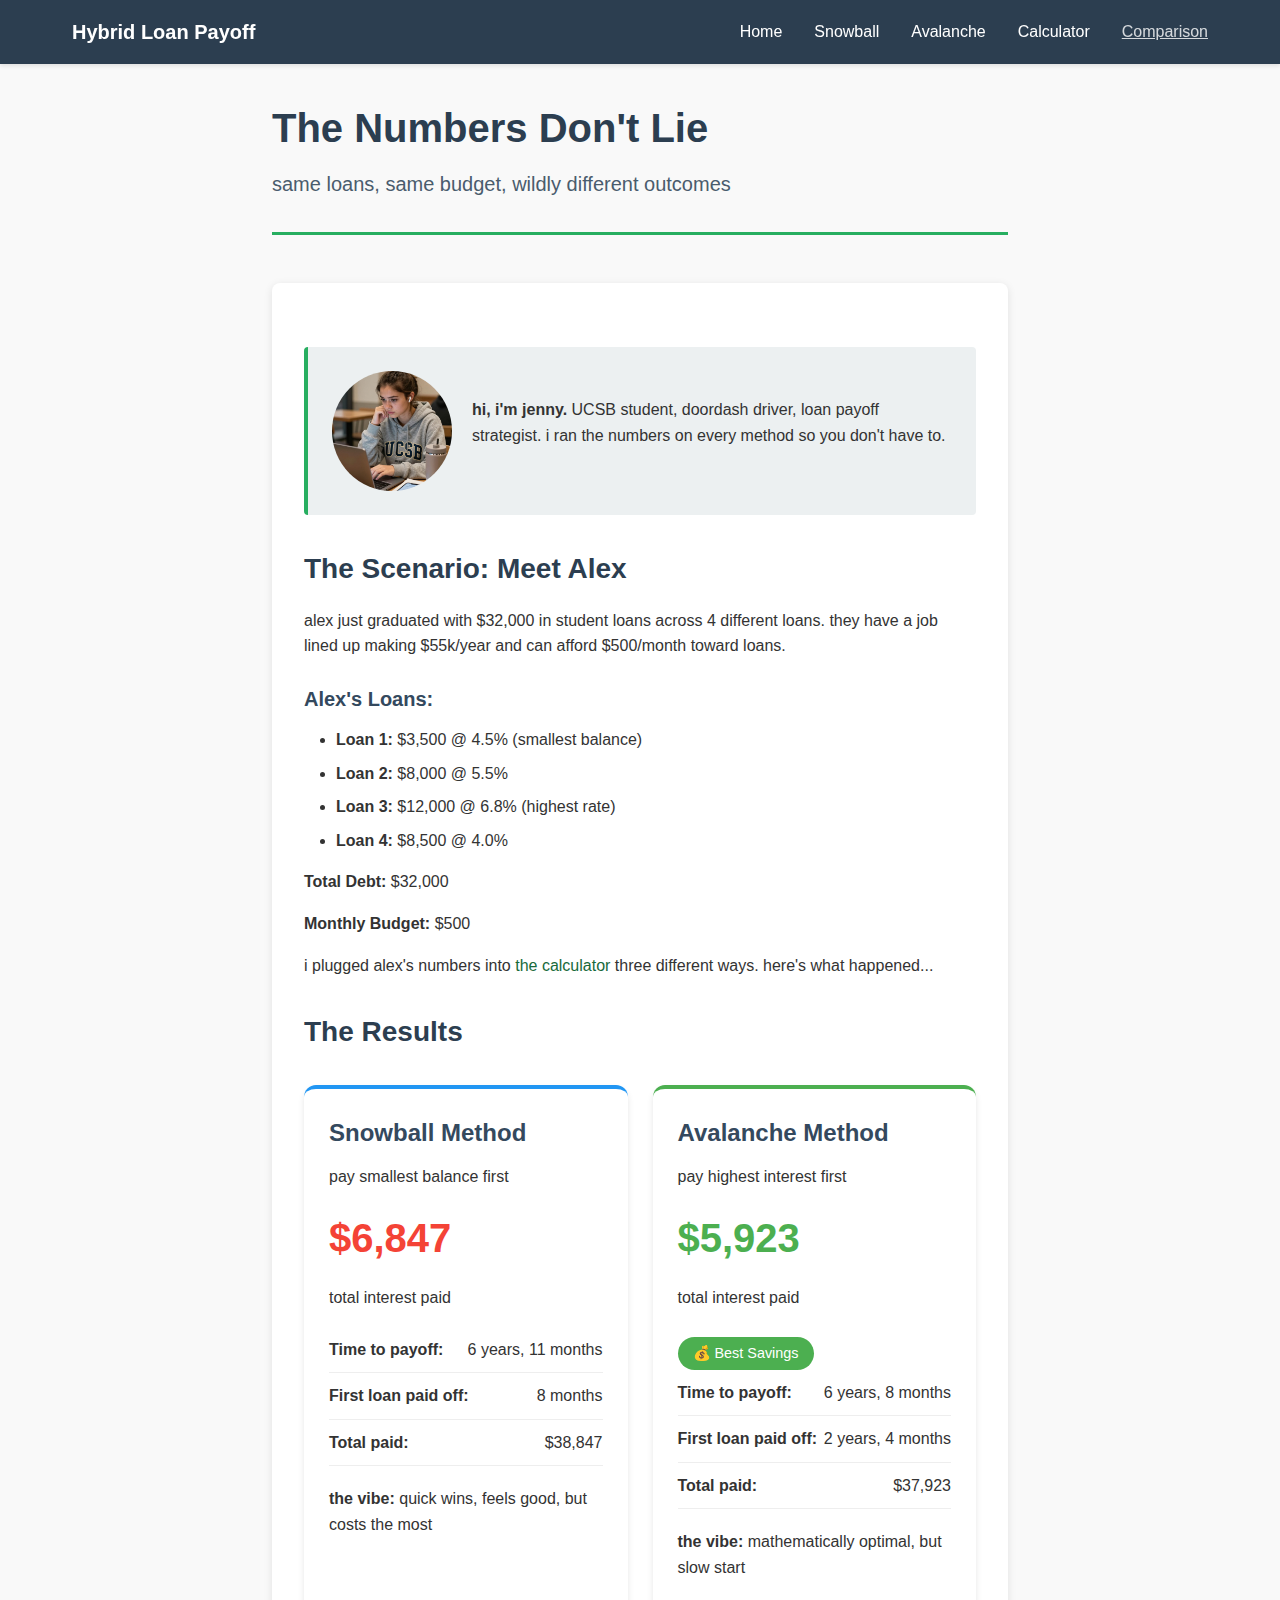
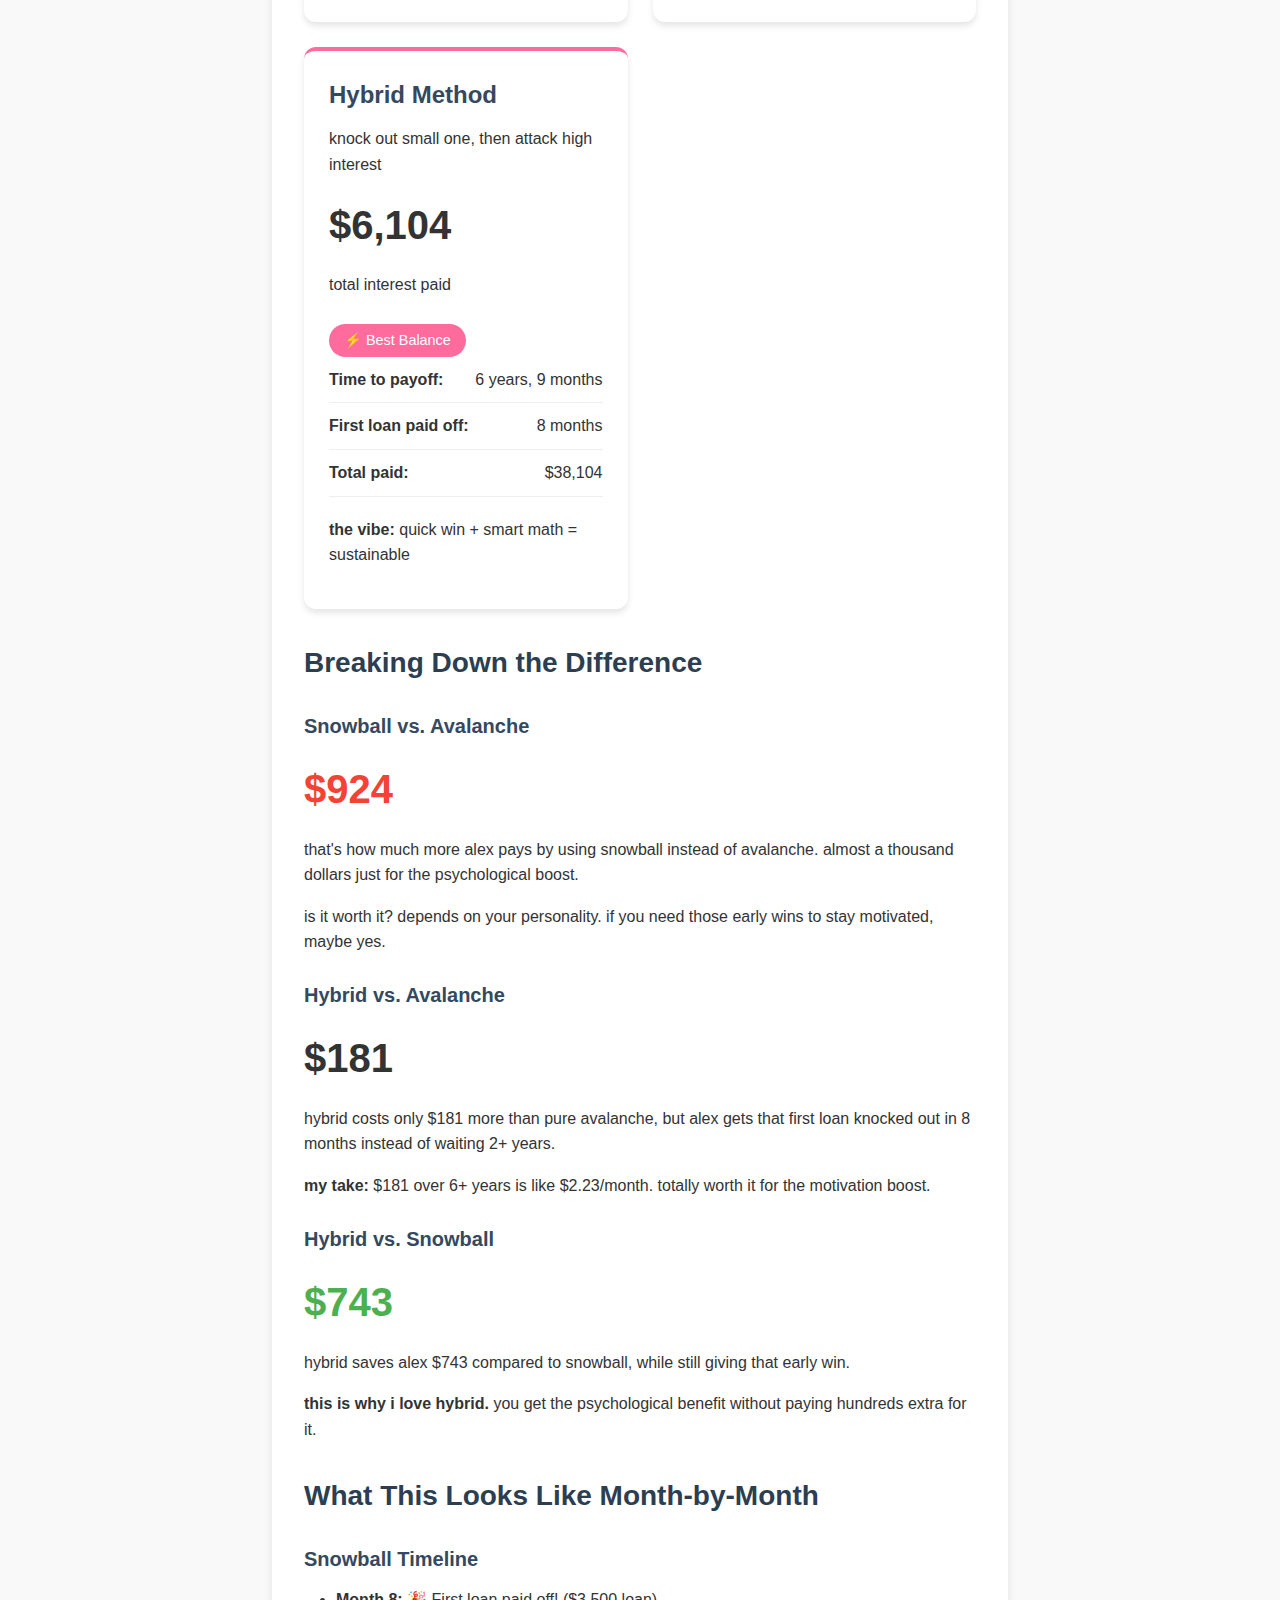
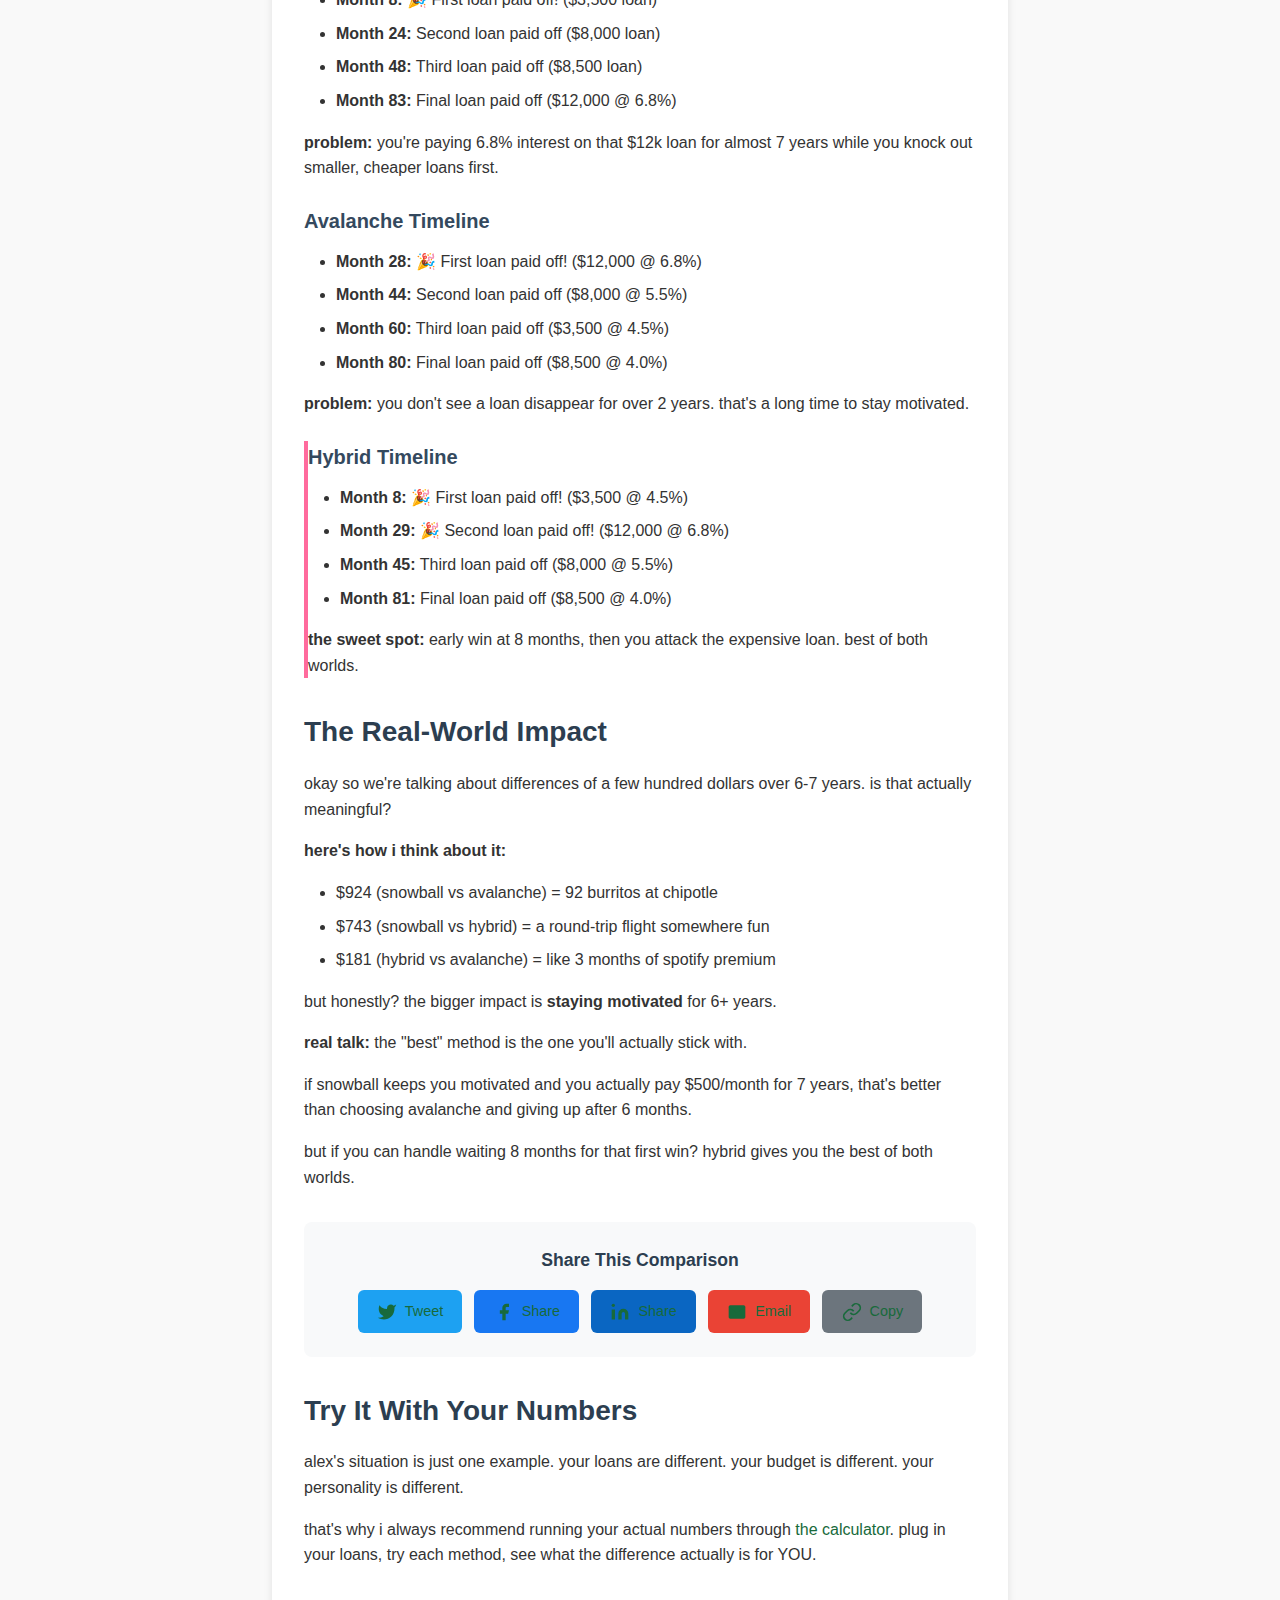
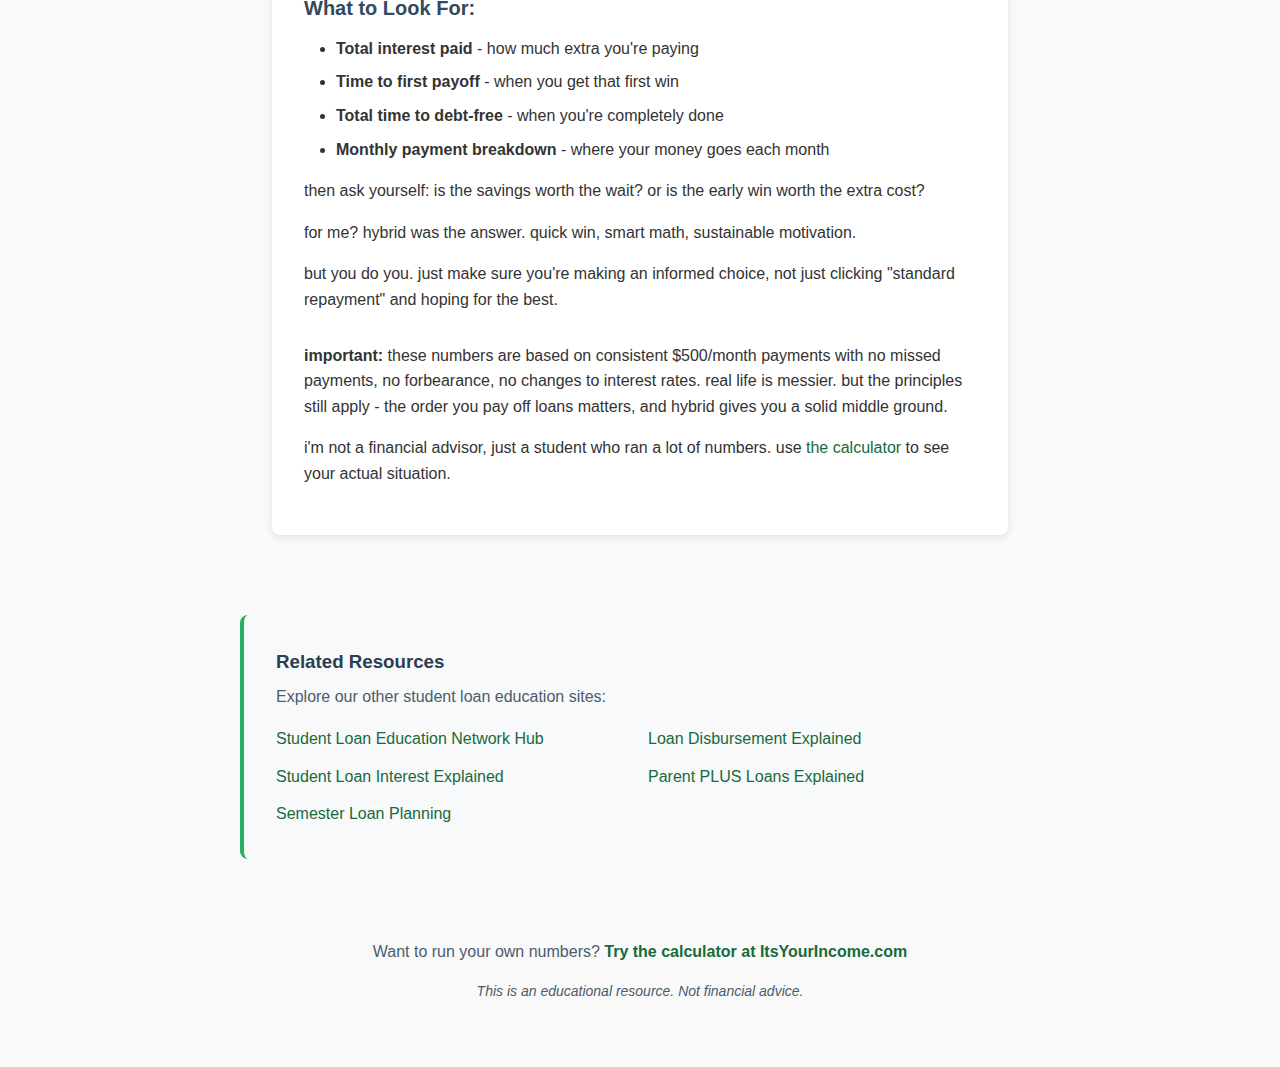
<file: comparison.html>
<!DOCTYPE html>
<html lang="en">
<head>
    <!-- Google Analytics -->
    <script async src="https://www.googletagmanager.com/gtag/js?id=G-Z7CLDJTSN7"></script>
    <script>
      window.dataLayer = window.dataLayer || [];
      function gtag(){dataLayer.push(arguments);}
      gtag('js', new Date());

      gtag('config', 'G-Z7CLDJTSN7', {
        'allow_google_signals': false,
        'allow_ad_personalization_signals': false,
        'attribution_reporting': false
      });
    </script>
    <meta charset="UTF-8">
    <meta name="viewport" content="width=device-width, initial-scale=1.0">
    <meta name="msvalidate.01" content="92B2187A3E6309905CBC5ECED5FC682A" />
    <meta name="description" content="See exactly how much money different loan payoff strategies can save you. Real calculator results comparing avalanche, snowball, and hybrid methods.">
    <title>how much each method actually saves you | jenny's comparison</title>

    <!-- Open Graph Meta Tags -->
    <meta property="og:title" content="How Much Each Method Actually Saves You | Jenny's Comparison">
    <meta property="og:description" content="See exactly how much money different loan payoff strategies can save you. Real calculator results comparing avalanche, snowball, and hybrid methods.">
    <meta property="og:type" content="article">
    <meta property="og:url" content="https://payoff.studentloaneducation.online/comparison.html">
    <meta property="og:site_name" content="Hybrid Loan Payoff Strategy">

    <!-- Twitter Card Meta Tags -->
    <meta name="twitter:card" content="summary_large_image">
    <meta name="twitter:title" content="How Much Each Method Actually Saves You | Jenny's Comparison">
    <meta name="twitter:description" content="See exactly how much money different loan payoff strategies can save you. Real calculator results comparing avalanche, snowball, and hybrid methods.">

    <script type="application/ld+json">
    {
      "@context": "https://schema.org",
      "@type": "Article",
      "headline": "How Much Each Method Actually Saves You | Jenny's Comparison",
      "description": "See exactly how much money different loan payoff strategies can save you. Real calculator results comparing avalanche, snowball, and hybrid methods.",
      "url": "https://payoff.studentloaneducation.online/comparison.html",
      "datePublished": "2025-12-31",
      "dateModified": "2025-12-31",
      "author": {
        "@type": "Person",
        "name": "Jenny"
      },
      "publisher": {
        "@type": "Organization",
        "name": "Student Loan Education Network"
      },
      "mainEntityOfPage": {
        "@type": "WebPage",
        "@id": "https://payoff.studentloaneducation.online/comparison.html"
      },
      "educationalUse": "Financial literacy",
      "educationalLevel": "College students and graduates",
      "about": {
        "@type": "Thing",
        "name": "Student Loan Repayment Strategies"
      }
    }
    </script>

    <link rel="icon" type="image/svg+xml" href="favicon.svg">
    <link rel="stylesheet" href="styles.css">
    <style>
        /* Social Share Styles */
        .social-share {
            background: #f8f9fa;
            padding: 1.5rem;
            border-radius: 8px;
            margin: 2rem 0;
            text-align: center;
        }

        .social-share h4 {
            margin-bottom: 1rem;
            color: #2c3e50;
            font-size: 1.1rem;
        }

        .share-buttons {
            display: flex;
            gap: 0.75rem;
            justify-content: center;
            flex-wrap: wrap;
        }

        .share-btn {
            display: inline-flex;
            align-items: center;
            gap: 0.5rem;
            padding: 0.6rem 1.2rem;
            border-radius: 6px;
            text-decoration: none;
            color: white;
            font-weight: 500;
            font-size: 0.9rem;
            transition: transform 0.2s, box-shadow 0.2s;
        }

        .share-btn:hover {
            transform: translateY(-2px);
            box-shadow: 0 4px 8px rgba(0,0,0,0.2);
        }

        .share-btn.twitter { background: #1DA1F2; }
        .share-btn.facebook { background: #1877F2; }
        .share-btn.linkedin { background: #0A66C2; }
        .share-btn.email { background: #EA4335; }
        .share-btn.copy { background: #6c757d; }

        @media (max-width: 768px) {
            .share-buttons {
                flex-direction: column;
                align-items: stretch;
            }

            .share-btn {
                justify-content: center;
            }
        }

        .comparison-grid {
            display: grid;
            grid-template-columns: repeat(auto-fit, minmax(300px, 1fr));
            gap: 25px;
            margin: 30px 0;
        }
        
        .method-card {
            background: white;
            border-radius: 12px;
            padding: 25px;
            box-shadow: 0 4px 6px rgba(0,0,0,0.1);
            border-top: 4px solid #ff6b9d;
        }
        
        .method-card.avalanche {
            border-top-color: #4CAF50;
        }
        
        .method-card.snowball {
            border-top-color: #2196F3;
        }
        
        .method-card.hybrid {
            border-top-color: #ff6b9d;
        }
        
        .method-card h3 {
            margin-top: 0;
            font-size: 1.5rem;
        }
        
        .big-number {
            font-size: 2.5rem;
            font-weight: bold;
            margin: 15px 0;
        }
        
        .savings {
            color: #4CAF50;
        }
        
        .cost {
            color: #f44336;
        }
        
        .stat-row {
            display: flex;
            justify-content: space-between;
            padding: 10px 0;
            border-bottom: 1px solid #eee;
        }
        
        .stat-label {
            font-weight: 600;
        }
        
        .winner-badge {
            background: #4CAF50;
            color: white;
            padding: 5px 15px;
            border-radius: 20px;
            font-size: 0.9rem;
            display: inline-block;
            margin-top: 10px;
        }
    </style>
    <link rel="stylesheet" href="https://cdnjs.cloudflare.com/ajax/libs/font-awesome/6.5.1/css/all.min.css" integrity="sha512-DTOQO9RWCH3ppGqcWaEA1BIZOC6xxalwEsw9c2QQeAIftl+Vegovlnee1c9QX4TctnWMn13TZye+giMm8e2LwA==" crossorigin="anonymous" referrerpolicy="no-referrer" />
</head>
<body>
    <nav>
        <div class="nav-container">
            <div class="nav-title">Hybrid Loan Payoff</div>
            <ul class="nav-links">
                <li><a href="index.html">Home</a></li>
                <li><a href="snowball.html">Snowball</a></li>
                <li><a href="avalanche.html">Avalanche</a></li>
                <li><a href="calculator.html">Calculator</a></li>
                <li><a href="comparison.html" class="active">Comparison</a></li>
            </ul>
        </div>
    </nav>

    <main>
        <header class="page-header">
            <h1>The Numbers Don't Lie</h1>
            <p class="subtitle">same loans, same budget, wildly different outcomes</p>
        </header>

        <section class="content">
            <div class="callout" style="display: flex; align-items: center; gap: 20px; flex-wrap: wrap;">
                <img src="jenny.jpg" alt="Jenny - UCSB student" style="width: 120px; height: 120px; border-radius: 50%; object-fit: cover; flex-shrink: 0;">
                <div style="flex: 1; min-width: 250px;">
                    <p><strong>hi, i'm jenny.</strong> UCSB student, doordash driver, loan payoff strategist. i ran the numbers on every method so you don't have to.</p>
                </div>
            </div>

            <h2>The Scenario: Meet Alex</h2>
            <p>alex just graduated with $32,000 in student loans across 4 different loans. they have a job lined up making $55k/year and can afford $500/month toward loans.</p>

            <div class="info-box">
                <h3>Alex's Loans:</h3>
                <ul>
                    <li><strong>Loan 1:</strong> $3,500 @ 4.5% (smallest balance)</li>
                    <li><strong>Loan 2:</strong> $8,000 @ 5.5%</li>
                    <li><strong>Loan 3:</strong> $12,000 @ 6.8% (highest rate)</li>
                    <li><strong>Loan 4:</strong> $8,500 @ 4.0%</li>
                </ul>
                <p><strong>Total Debt:</strong> $32,000</p>
                <p><strong>Monthly Budget:</strong> $500</p>
            </div>

            <p>i plugged alex's numbers into <a href="https://www.itsyourincome.com/student-loans/calculator" target="_blank">the calculator</a> three different ways. here's what happened...</p>

            <h2>The Results</h2>

            <div class="comparison-grid">
                <div class="method-card snowball">
                    <h3><i class="fas fa-snowflake"></i> Snowball Method</h3>
                    <p class="small-text">pay smallest balance first</p>

                    <div class="big-number cost">$6,847</div>
                    <p>total interest paid</p>

                    <div class="stat-row">
                        <span class="stat-label">Time to payoff:</span>
                        <span>6 years, 11 months</span>
                    </div>
                    <div class="stat-row">
                        <span class="stat-label">First loan paid off:</span>
                        <span>8 months</span>
                    </div>
                    <div class="stat-row">
                        <span class="stat-label">Total paid:</span>
                        <span>$38,847</span>
                    </div>

                    <p style="margin-top: 20px;"><strong>the vibe:</strong> quick wins, feels good, but costs the most</p>
                </div>

                <div class="method-card avalanche">
                    <h3><i class="fas fa-mountain"></i> Avalanche Method</h3>
                    <p class="small-text">pay highest interest first</p>

                    <div class="big-number savings">$5,923</div>
                    <p>total interest paid</p>
                    <span class="winner-badge">💰 Best Savings</span>

                    <div class="stat-row">
                        <span class="stat-label">Time to payoff:</span>
                        <span>6 years, 8 months</span>
                    </div>
                    <div class="stat-row">
                        <span class="stat-label">First loan paid off:</span>
                        <span>2 years, 4 months</span>
                    </div>
                    <div class="stat-row">
                        <span class="stat-label">Total paid:</span>
                        <span>$37,923</span>
                    </div>

                    <p style="margin-top: 20px;"><strong>the vibe:</strong> mathematically optimal, but slow start</p>
                </div>

                <div class="method-card hybrid">
                    <h3><i class="fas fa-bolt"></i> Hybrid Method</h3>
                    <p class="small-text">knock out small one, then attack high interest</p>

                    <div class="big-number">$6,104</div>
                    <p>total interest paid</p>
                    <span class="winner-badge" style="background: #ff6b9d;">⚡ Best Balance</span>

                    <div class="stat-row">
                        <span class="stat-label">Time to payoff:</span>
                        <span>6 years, 9 months</span>
                    </div>
                    <div class="stat-row">
                        <span class="stat-label">First loan paid off:</span>
                        <span>8 months</span>
                    </div>
                    <div class="stat-row">
                        <span class="stat-label">Total paid:</span>
                        <span>$38,104</span>
                    </div>

                    <p style="margin-top: 20px;"><strong>the vibe:</strong> quick win + smart math = sustainable</p>
                </div>
            </div>

            <h2>Breaking Down the Difference</h2>

            <div class="info-box">
                <h3>Snowball vs. Avalanche</h3>
                <p class="big-number cost">$924</p>
                <p>that's how much more alex pays by using snowball instead of avalanche. almost a thousand dollars just for the psychological boost.</p>
                <p>is it worth it? depends on your personality. if you need those early wins to stay motivated, maybe yes.</p>
            </div>

            <div class="info-box">
                <h3>Hybrid vs. Avalanche</h3>
                <p class="big-number">$181</p>
                <p>hybrid costs only $181 more than pure avalanche, but alex gets that first loan knocked out in 8 months instead of waiting 2+ years.</p>
                <p><strong>my take:</strong> $181 over 6+ years is like $2.23/month. totally worth it for the motivation boost.</p>
            </div>

            <div class="info-box">
                <h3>Hybrid vs. Snowball</h3>
                <p class="big-number savings">$743</p>
                <p>hybrid saves alex $743 compared to snowball, while still giving that early win.</p>
                <p><strong>this is why i love hybrid.</strong> you get the psychological benefit without paying hundreds extra for it.</p>
            </div>

            <h2>What This Looks Like Month-by-Month</h2>

            <div class="timeline-box">
                <h3>Snowball Timeline</h3>
                <ul>
                    <li><strong>Month 8:</strong> 🎉 First loan paid off! ($3,500 loan)</li>
                    <li><strong>Month 24:</strong> Second loan paid off ($8,000 loan)</li>
                    <li><strong>Month 48:</strong> Third loan paid off ($8,500 loan)</li>
                    <li><strong>Month 83:</strong> Final loan paid off ($12,000 @ 6.8%)</li>
                </ul>
                <p><strong>problem:</strong> you're paying 6.8% interest on that $12k loan for almost 7 years while you knock out smaller, cheaper loans first.</p>
            </div>

            <div class="timeline-box">
                <h3>Avalanche Timeline</h3>
                <ul>
                    <li><strong>Month 28:</strong> 🎉 First loan paid off! ($12,000 @ 6.8%)</li>
                    <li><strong>Month 44:</strong> Second loan paid off ($8,000 @ 5.5%)</li>
                    <li><strong>Month 60:</strong> Third loan paid off ($3,500 @ 4.5%)</li>
                    <li><strong>Month 80:</strong> Final loan paid off ($8,500 @ 4.0%)</li>
                </ul>
                <p><strong>problem:</strong> you don't see a loan disappear for over 2 years. that's a long time to stay motivated.</p>
            </div>

            <div class="timeline-box" style="border-left: 4px solid #ff6b9d;">
                <h3>Hybrid Timeline</h3>
                <ul>
                    <li><strong>Month 8:</strong> 🎉 First loan paid off! ($3,500 @ 4.5%)</li>
                    <li><strong>Month 29:</strong> 🎉 Second loan paid off! ($12,000 @ 6.8%)</li>
                    <li><strong>Month 45:</strong> Third loan paid off ($8,000 @ 5.5%)</li>
                    <li><strong>Month 81:</strong> Final loan paid off ($8,500 @ 4.0%)</li>
                </ul>
                <p><strong>the sweet spot:</strong> early win at 8 months, then you attack the expensive loan. best of both worlds.</p>
            </div>

            <h2>The Real-World Impact</h2>

            <p>okay so we're talking about differences of a few hundred dollars over 6-7 years. is that actually meaningful?</p>

            <p><strong>here's how i think about it:</strong></p>

            <ul>
                <li>$924 (snowball vs avalanche) = 92 burritos at chipotle</li>
                <li>$743 (snowball vs hybrid) = a round-trip flight somewhere fun</li>
                <li>$181 (hybrid vs avalanche) = like 3 months of spotify premium</li>
            </ul>

            <p>but honestly? the bigger impact is <strong>staying motivated</strong> for 6+ years.</p>

            <div class="warning-box">
                <p><strong>real talk:</strong> the "best" method is the one you'll actually stick with.</p>
                <p>if snowball keeps you motivated and you actually pay $500/month for 7 years, that's better than choosing avalanche and giving up after 6 months.</p>
                <p>but if you can handle waiting 8 months for that first win? hybrid gives you the best of both worlds.</p>
            </div>

            <!-- Social Share Buttons -->
            <div class="social-share">
                <h4>Share This Comparison</h4>
                <div class="share-buttons">
                    <a href="#" class="share-btn twitter" onclick="shareOnTwitter(); return false;" title="Share on Twitter">
                        <svg width="20" height="20" viewBox="0 0 24 24" fill="currentColor">
                            <path d="M23 3a10.9 10.9 0 01-3.14 1.53 4.48 4.48 0 00-7.86 3v1A10.66 10.66 0 013 4s-4 9 5 13a11.64 11.64 0 01-7 2c9 5 20 0 20-11.5a4.5 4.5 0 00-.08-.83A7.72 7.72 0 0023 3z"></path>
                        </svg>
                        Tweet
                    </a>
                    <a href="#" class="share-btn facebook" onclick="shareOnFacebook(); return false;" title="Share on Facebook">
                        <svg width="20" height="20" viewBox="0 0 24 24" fill="currentColor">
                            <path d="M18 2h-3a5 5 0 00-5 5v3H7v4h3v8h4v-8h3l1-4h-4V7a1 1 0 011-1h3z"></path>
                        </svg>
                        Share
                    </a>
                    <a href="#" class="share-btn linkedin" onclick="shareOnLinkedIn(); return false;" title="Share on LinkedIn">
                        <svg width="20" height="20" viewBox="0 0 24 24" fill="currentColor">
                            <path d="M16 8a6 6 0 016 6v7h-4v-7a2 2 0 00-2-2 2 2 0 00-2 2v7h-4v-7a6 6 0 016-6zM2 9h4v12H2z"></path>
                            <circle cx="4" cy="4" r="2"></circle>
                        </svg>
                        Share
                    </a>
                    <a href="#" class="share-btn email" onclick="shareViaEmail(); return false;" title="Share via Email">
                        <svg width="20" height="20" viewBox="0 0 24 24" fill="currentColor">
                            <path d="M4 4h16c1.1 0 2 .9 2 2v12c0 1.1-.9 2-2 2H4c-1.1 0-2-.9-2-2V6c0-1.1.9-2 2-2z"></path>
                            <polyline points="22,6 12,13 2,6"></polyline>
                        </svg>
                        Email
                    </a>
                    <a href="#" class="share-btn copy" onclick="copyLink(); return false;" title="Copy Link">
                        <svg width="20" height="20" viewBox="0 0 24 24" fill="none" stroke="currentColor" stroke-width="2">
                            <path d="M10 13a5 5 0 0 0 7.54.54l3-3a5 5 0 0 0-7.07-7.07l-1.72 1.71"></path>
                            <path d="M14 11a5 5 0 0 0-7.54-.54l-3 3a5 5 0 0 0 7.07 7.07l1.71-1.71"></path>
                        </svg>
                        Copy
                    </a>
                </div>
            </div>

            <h2>Try It With Your Numbers</h2>

            <p>alex's situation is just one example. your loans are different. your budget is different. your personality is different.</p>

            <p>that's why i always recommend running your actual numbers through <a href="https://www.itsyourincome.com/student-loans/calculator" target="_blank">the calculator</a>. plug in your loans, try each method, see what the difference actually is for YOU.</p>

            <div class="info-box">
                <h3>What to Look For:</h3>
                <ul>
                    <li><strong>Total interest paid</strong> - how much extra you're paying</li>
                    <li><strong>Time to first payoff</strong> - when you get that first win</li>
                    <li><strong>Total time to debt-free</strong> - when you're completely done</li>
                    <li><strong>Monthly payment breakdown</strong> - where your money goes each month</li>
                </ul>
            </div>

            <p>then ask yourself: is the savings worth the wait? or is the early win worth the extra cost?</p>

            <p>for me? hybrid was the answer. quick win, smart math, sustainable motivation.</p>

            <p>but you do you. just make sure you're making an informed choice, not just clicking "standard repayment" and hoping for the best.</p>

            <div class="vibe-check" style="margin-top: 30px;">
                <p><strong>important:</strong> these numbers are based on consistent $500/month payments with no missed payments, no forbearance, no changes to interest rates. real life is messier. but the principles still apply - the order you pay off loans matters, and hybrid gives you a solid middle ground.</p>
                <p>i'm not a financial advisor, just a student who ran a lot of numbers. use <a href="https://www.itsyourincome.com/student-loans/calculator" target="_blank">the calculator</a> to see your actual situation.</p>
            </div>
        </section>
    </main>

    <section class="related-resources">
        <h3>Related Resources</h3>
        <p>Explore our other student loan education sites:</p>
        <ul>
            <li><a href="https://studentloaneducation.online" target="_blank">Student Loan Education Network Hub</a></li>
            <li><a href="https://disbursement.studentloaneducation.online" target="_blank">Loan Disbursement Explained</a></li>
            <li><a href="https://interest.studentloaneducation.online" target="_blank">Student Loan Interest Explained</a></li>
            <li><a href="https://parentplus.studentloaneducation.online" target="_blank">Parent PLUS Loans Explained</a></li>
            <li><a href="https://planning.studentloaneducation.online" target="_blank">Semester Loan Planning</a></li>
        </ul>
    </section>

    <footer>
        <p>Want to run your own numbers? <a href="https://www.itsyourincome.com/student-loans/calculator" target="_blank">Try the calculator at ItsYourIncome.com</a></p>
        <p class="footer-note">This is an educational resource. Not financial advice.</p>
    </footer>

    <script>
    function shareOnTwitter() {
        const url = encodeURIComponent(window.location.href);
        const text = encodeURIComponent("See how much different loan payoff strategies can save you. Real calculator results comparing avalanche, snowball, and hybrid methods.");
        window.open(`https://twitter.com/intent/tweet?url=${url}&text=${text}`, '_blank', 'width=550,height=420');
    }

    function shareOnFacebook() {
        const url = encodeURIComponent(window.location.href);
        window.open(`https://www.facebook.com/sharer/sharer.php?u=${url}`, '_blank', 'width=550,height=420');
    }

    function shareOnLinkedIn() {
        const url = encodeURIComponent(window.location.href);
        window.open(`https://www.linkedin.com/sharing/share-offsite/?url=${url}`, '_blank', 'width=550,height=420');
    }

    function shareViaEmail() {
        const subject = encodeURIComponent("Student Loan Payoff Strategy Comparison");
        const body = encodeURIComponent(`I thought you might find this helpful - it compares different loan payoff strategies with real numbers:\n\n${window.location.href}`);
        window.location.href = `mailto:?subject=${subject}&body=${body}`;
    }

    function copyLink() {
        navigator.clipboard.writeText(window.location.href).then(() => {
            const btn = event.target.closest('.share-btn');
            const originalHTML = btn.innerHTML;
            btn.innerHTML = btn.innerHTML.replace('Copy', 'Copied!');
            setTimeout(() => {
                btn.innerHTML = originalHTML;
            }, 2000);
        });
    }
    </script>
</body>
</html>
</file>
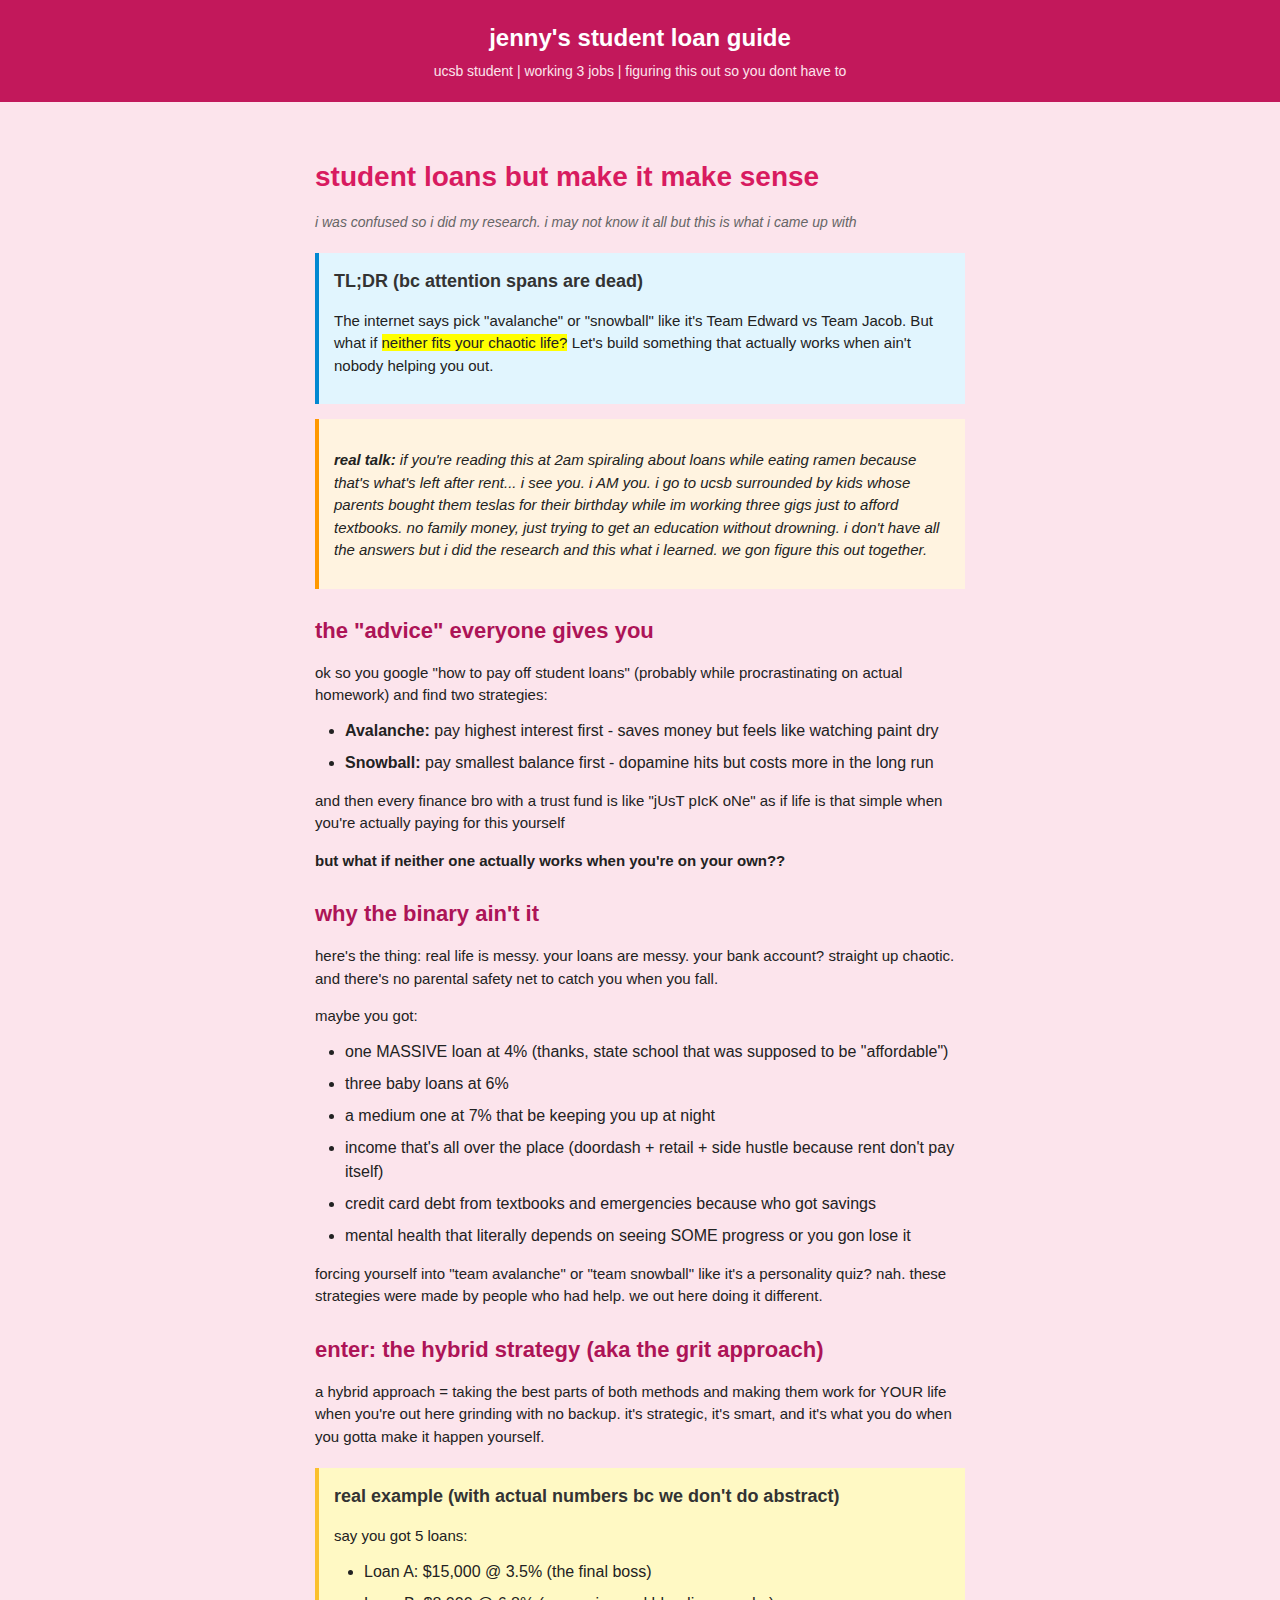
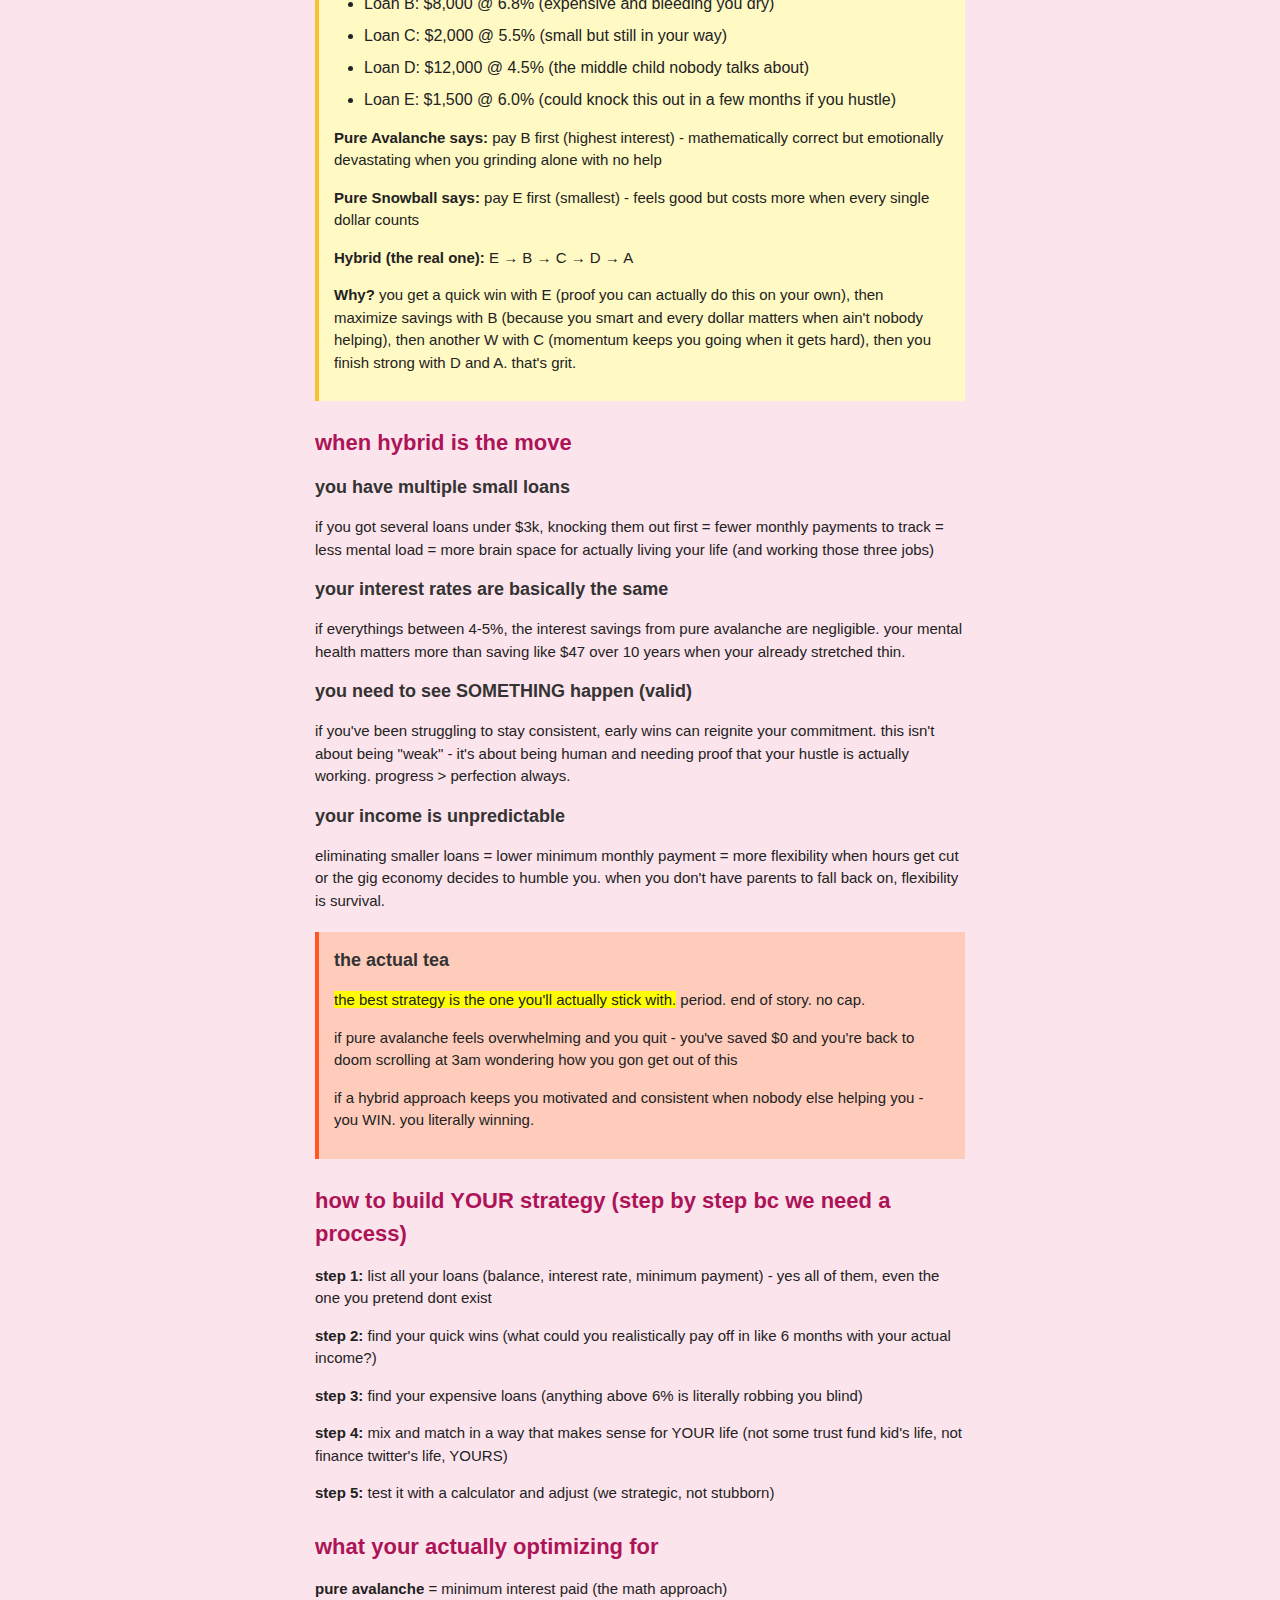
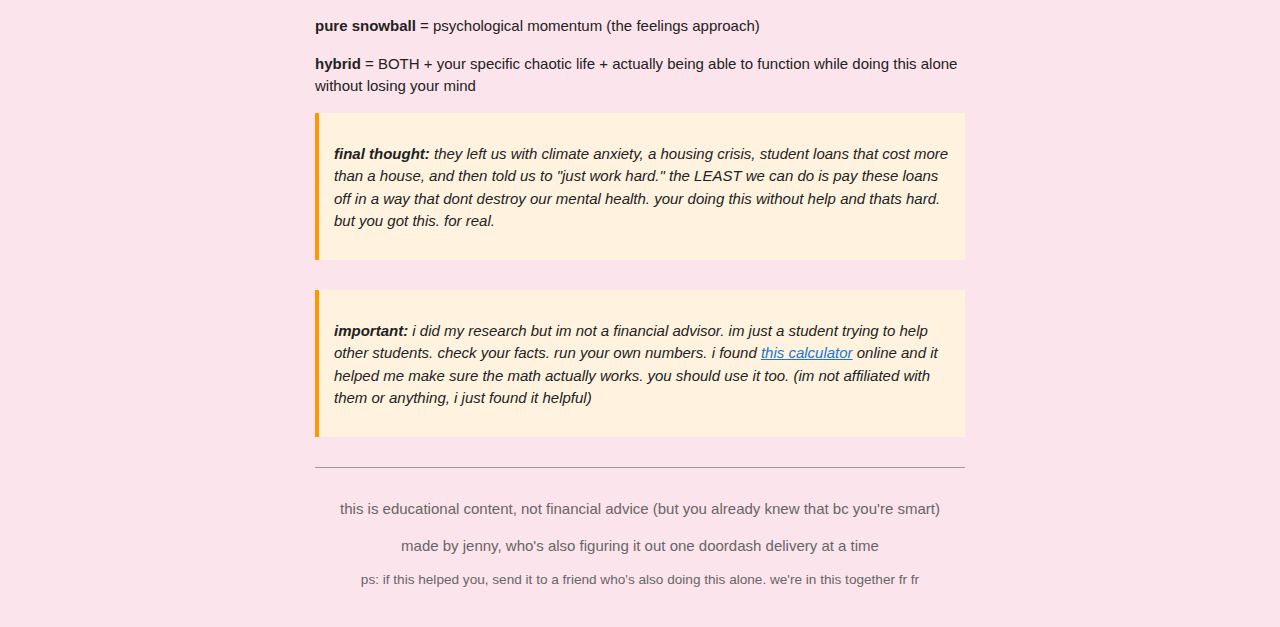
<file: jenny.html>
<!DOCTYPE html>
<html lang="en">
<head>
    <!-- Google Analytics -->
    <script async src="https://www.googletagmanager.com/gtag/js?id=G-Z7CLDJTSN7"></script>
    <script>
      window.dataLayer = window.dataLayer || [];
      function gtag(){dataLayer.push(arguments);}
      gtag('js', new Date());

      gtag('config', 'G-Z7CLDJTSN7', {
        'allow_google_signals': false,
        'allow_ad_personalization_signals': false,
        'attribution_reporting': false
      });
    </script>
    <meta charset="UTF-8">
    <meta name="viewport" content="width=device-width, initial-scale=1.0">
    <meta name="msvalidate.01" content="92B2187A3E6309905CBC5ECED5FC682A" />
    <meta name="description" content="real talk about student loan payoff strategies from a ucsb student working 3 jobs. hybrid approach that actually works when you got no help.">
    <title>student loans but make it make sense | jenny's guide</title>

    <!-- Open Graph Meta Tags -->
    <meta property="og:title" content="Student Loans But Make It Make Sense | Jenny's Guide">
    <meta property="og:description" content="real talk about student loan payoff strategies from a ucsb student working 3 jobs. hybrid approach that actually works when you got no help.">
    <meta property="og:type" content="article">
    <meta property="og:url" content="https://payoff.studentloaneducation.online/jenny.html">
    <meta property="og:site_name" content="Hybrid Loan Payoff Strategy">

    <!-- Twitter Card Meta Tags -->
    <meta name="twitter:card" content="summary_large_image">
    <meta name="twitter:title" content="Student Loans But Make It Make Sense | Jenny's Guide">
    <meta name="twitter:description" content="real talk about student loan payoff strategies from a ucsb student working 3 jobs. hybrid approach that actually works when you got no help.">

    <script type="application/ld+json">
    {
      "@context": "https://schema.org",
      "@type": "Article",
      "headline": "Student Loans But Make It Make Sense | Jenny's Guide",
      "description": "real talk about student loan payoff strategies from a ucsb student working 3 jobs. hybrid approach that actually works when you got no help.",
      "url": "https://payoff.studentloaneducation.online/jenny.html",
      "datePublished": "2025-12-30",
      "dateModified": "2025-12-30",
      "author": {
        "@type": "Person",
        "name": "Jenny"
      },
      "publisher": {
        "@type": "Organization",
        "name": "Student Loan Education Network"
      },
      "mainEntityOfPage": {
        "@type": "WebPage",
        "@id": "https://payoff.studentloaneducation.online/jenny.html"
      },
      "educationalUse": "Financial literacy",
      "educationalLevel": "College students and parents",
      "about": {
        "@type": "Thing",
        "name": "Student Loan Payoff"
      }
    }
    </script>

    <link rel="icon" type="image/svg+xml" href="favicon.svg">
    <style>
        body {
            font-family: Arial, Helvetica, sans-serif;
            background-color: #fce4ec;
            color: #222;
            line-height: 1.5;
            padding: 10px;
            margin: 0;
        }

        .container {
            max-width: 650px;
            margin: 0 auto;
            padding: 15px;
        }

        h1 {
            font-size: 28px;
            color: #d81b60;
            margin-bottom: 5px;
        }

        .subtitle {
            font-size: 14px;
            color: #666;
            margin-bottom: 20px;
            font-style: italic;
        }

        h2 {
            color: #ad1457;
            font-size: 22px;
            margin-top: 25px;
            margin-bottom: 10px;
        }

        h3 {
            color: #333;
            font-size: 18px;
            margin-top: 15px;
            margin-bottom: 8px;
        }

        p {
            margin-bottom: 12px;
            font-size: 15px;
        }

        ul {
            margin: 10px 0;
            padding-left: 30px;
        }

        li {
            margin-bottom: 8px;
        }

        strong {
            font-weight: bold;
        }

        .callout {
            background-color: #fff9c4;
            border-left: 4px solid #fbc02d;
            padding: 15px;
            margin: 20px 0;
        }

        .callout h3 {
            margin-top: 0;
        }

        .warning {
            background-color: #ffccbc;
            border-left: 4px solid #ff5722;
        }

        a {
            color: #1976d2;
        }

        .highlight {
            background-color: yellow;
        }

        footer {
            margin-top: 30px;
            padding-top: 15px;
            border-top: 1px solid #999;
            text-align: center;
            color: #666;
            font-size: 13px;
        }

        .tldr {
            background-color: #e1f5fe;
            border-left: 4px solid #0288d1;
            padding: 15px;
            margin: 15px 0;
        }

        .tldr h3 {
            margin-top: 0;
        }

        .vibe-check {
            background-color: #fff3e0;
            border-left: 4px solid #ff9800;
            padding: 15px;
            margin: 15px 0;
            font-style: italic;
        }

        .header {
            background-color: #c2185b;
            color: white;
            padding: 20px;
            margin: -10px -10px 20px -10px;
            text-align: center;
        }

        .header h1 {
            color: white;
            margin: 0;
            font-size: 24px;
        }

        .header p {
            margin: 5px 0 0 0;
            font-size: 14px;
            color: #fce4ec;
        }
    </style>
</head>
<body>
    <div class="header">
        <h1>jenny's student loan guide</h1>
        <p>ucsb student | working 3 jobs | figuring this out so you dont have to</p>
    </div>

    <div class="container">
        <h1>student loans but make it make sense</h1>
        <p class="subtitle">i was confused so i did my research. i may not know it all but this is what i came up with</p>

        <div class="tldr">
            <h3>TL;DR (bc attention spans are dead)</h3>
            <p>The internet says pick "avalanche" or "snowball" like it's Team Edward vs Team Jacob. But what if <span class="highlight">neither fits your chaotic life?</span> Let's build something that actually works when ain't nobody helping you out.</p>
        </div>

        <div class="vibe-check">
            <p><strong>real talk:</strong> if you're reading this at 2am spiraling about loans while eating ramen because that's what's left after rent... i see you. i AM you. i go to ucsb surrounded by kids whose parents bought them teslas for their birthday while im working three gigs just to afford textbooks. no family money, just trying to get an education without drowning. i don't have all the answers but i did the research and this what i learned. we gon figure this out together.</p>
        </div>

        <h2>the "advice" everyone gives you</h2>
        <p>ok so you google "how to pay off student loans" (probably while procrastinating on actual homework) and find two strategies:</p>
        <ul>
            <li><strong>Avalanche:</strong> pay highest interest first - saves money but feels like watching paint dry</li>
            <li><strong>Snowball:</strong> pay smallest balance first - dopamine hits but costs more in the long run</li>
        </ul>
        <p>and then every finance bro with a trust fund is like "jUsT pIcK oNe" as if life is that simple when you're actually paying for this yourself</p>
        <p><strong>but what if neither one actually works when you're on your own??</strong></p>

        <h2>why the binary ain't it</h2>
        <p>here's the thing: real life is messy. your loans are messy. your bank account? straight up chaotic. and there's no parental safety net to catch you when you fall.</p>
        <p>maybe you got:</p>
        <ul>
            <li>one MASSIVE loan at 4% (thanks, state school that was supposed to be "affordable")</li>
            <li>three baby loans at 6%</li>
            <li>a medium one at 7% that be keeping you up at night</li>
            <li>income that's all over the place (doordash + retail + side hustle because rent don't pay itself)</li>
            <li>credit card debt from textbooks and emergencies because who got savings</li>
            <li>mental health that literally depends on seeing SOME progress or you gon lose it</li>
        </ul>
        <p>forcing yourself into "team avalanche" or "team snowball" like it's a personality quiz? nah. these strategies were made by people who had help. we out here doing it different.</p>

        <h2>enter: the hybrid strategy (aka the grit approach)</h2>
        <p>a hybrid approach = taking the best parts of both methods and making them work for YOUR life when you're out here grinding with no backup. it's strategic, it's smart, and it's what you do when you gotta make it happen yourself.</p>

        <div class="callout">
            <h3>real example (with actual numbers bc we don't do abstract)</h3>
            <p>say you got 5 loans:</p>
            <ul>
                <li>Loan A: $15,000 @ 3.5% (the final boss)</li>
                <li>Loan B: $8,000 @ 6.8% (expensive and bleeding you dry)</li>
                <li>Loan C: $2,000 @ 5.5% (small but still in your way)</li>
                <li>Loan D: $12,000 @ 4.5% (the middle child nobody talks about)</li>
                <li>Loan E: $1,500 @ 6.0% (could knock this out in a few months if you hustle)</li>
            </ul>
            <p><strong>Pure Avalanche says:</strong> pay B first (highest interest) - mathematically correct but emotionally devastating when you grinding alone with no help</p>
            <p><strong>Pure Snowball says:</strong> pay E first (smallest) - feels good but costs more when every single dollar counts</p>
            <p><strong>Hybrid (the real one):</strong> E → B → C → D → A</p>
            <p><strong>Why?</strong> you get a quick win with E (proof you can actually do this on your own), then maximize savings with B (because you smart and every dollar matters when ain't nobody helping), then another W with C (momentum keeps you going when it gets hard), then you finish strong with D and A. that's grit.</p>
        </div>

        <h2>when hybrid is the move</h2>

        <h3>you have multiple small loans</h3>
        <p>if you got several loans under $3k, knocking them out first = fewer monthly payments to track = less mental load = more brain space for actually living your life (and working those three jobs)</p>

        <h3>your interest rates are basically the same</h3>
        <p>if everythings between 4-5%, the interest savings from pure avalanche are negligible. your mental health matters more than saving like $47 over 10 years when your already stretched thin.</p>

        <h3>you need to see SOMETHING happen (valid)</h3>
        <p>if you've been struggling to stay consistent, early wins can reignite your commitment. this isn't about being "weak" - it's about being human and needing proof that your hustle is actually working. progress > perfection always.</p>

        <h3>your income is unpredictable</h3>
        <p>eliminating smaller loans = lower minimum monthly payment = more flexibility when hours get cut or the gig economy decides to humble you. when you don't have parents to fall back on, flexibility is survival.</p>

        <div class="callout warning">
            <h3>the actual tea</h3>
            <p><span class="highlight">the best strategy is the one you'll actually stick with.</span> period. end of story. no cap.</p>
            <p>if pure avalanche feels overwhelming and you quit - you've saved $0 and you're back to doom scrolling at 3am wondering how you gon get out of this</p>
            <p>if a hybrid approach keeps you motivated and consistent when nobody else helping you - you WIN. you literally winning.</p>
        </div>

        <h2>how to build YOUR strategy (step by step bc we need a process)</h2>

        <p><strong>step 1:</strong> list all your loans (balance, interest rate, minimum payment) - yes all of them, even the one you pretend dont exist</p>
        <p><strong>step 2:</strong> find your quick wins (what could you realistically pay off in like 6 months with your actual income?)</p>
        <p><strong>step 3:</strong> find your expensive loans (anything above 6% is literally robbing you blind)</p>
        <p><strong>step 4:</strong> mix and match in a way that makes sense for YOUR life (not some trust fund kid's life, not finance twitter's life, YOURS)</p>
        <p><strong>step 5:</strong> test it with a calculator and adjust (we strategic, not stubborn)</p>

        <h2>what your actually optimizing for</h2>
        <p><strong>pure avalanche</strong> = minimum interest paid (the math approach)</p>
        <p><strong>pure snowball</strong> = psychological momentum (the feelings approach)</p>
        <p><strong>hybrid</strong> = BOTH + your specific chaotic life + actually being able to function while doing this alone without losing your mind</p>

        <div class="vibe-check">
            <p><strong>final thought:</strong> they left us with climate anxiety, a housing crisis, student loans that cost more than a house, and then told us to "just work hard." the LEAST we can do is pay these loans off in a way that dont destroy our mental health. your doing this without help and thats hard. but you got this. for real.</p>
        </div>

        <div class="vibe-check" style="margin-top: 30px;">
            <p><strong>important:</strong> i did my research but im not a financial advisor. im just a student trying to help other students. check your facts. run your own numbers. i found <a href="https://www.itsyourincome.com" target="_blank">this calculator</a> online and it helped me make sure the math actually works. you should use it too. (im not affiliated with them or anything, i just found it helpful)</p>
        </div>

        <footer>
            <p>this is educational content, not financial advice (but you already knew that bc you're smart)</p>
            <p>made by jenny, who's also figuring it out one doordash delivery at a time</p>
            <p style="margin-top: 10px; font-size: 0.85rem;">ps: if this helped you, send it to a friend who's also doing this alone. we're in this together fr fr</p>
        </footer>
    </div>
</body>
</html>
</file>
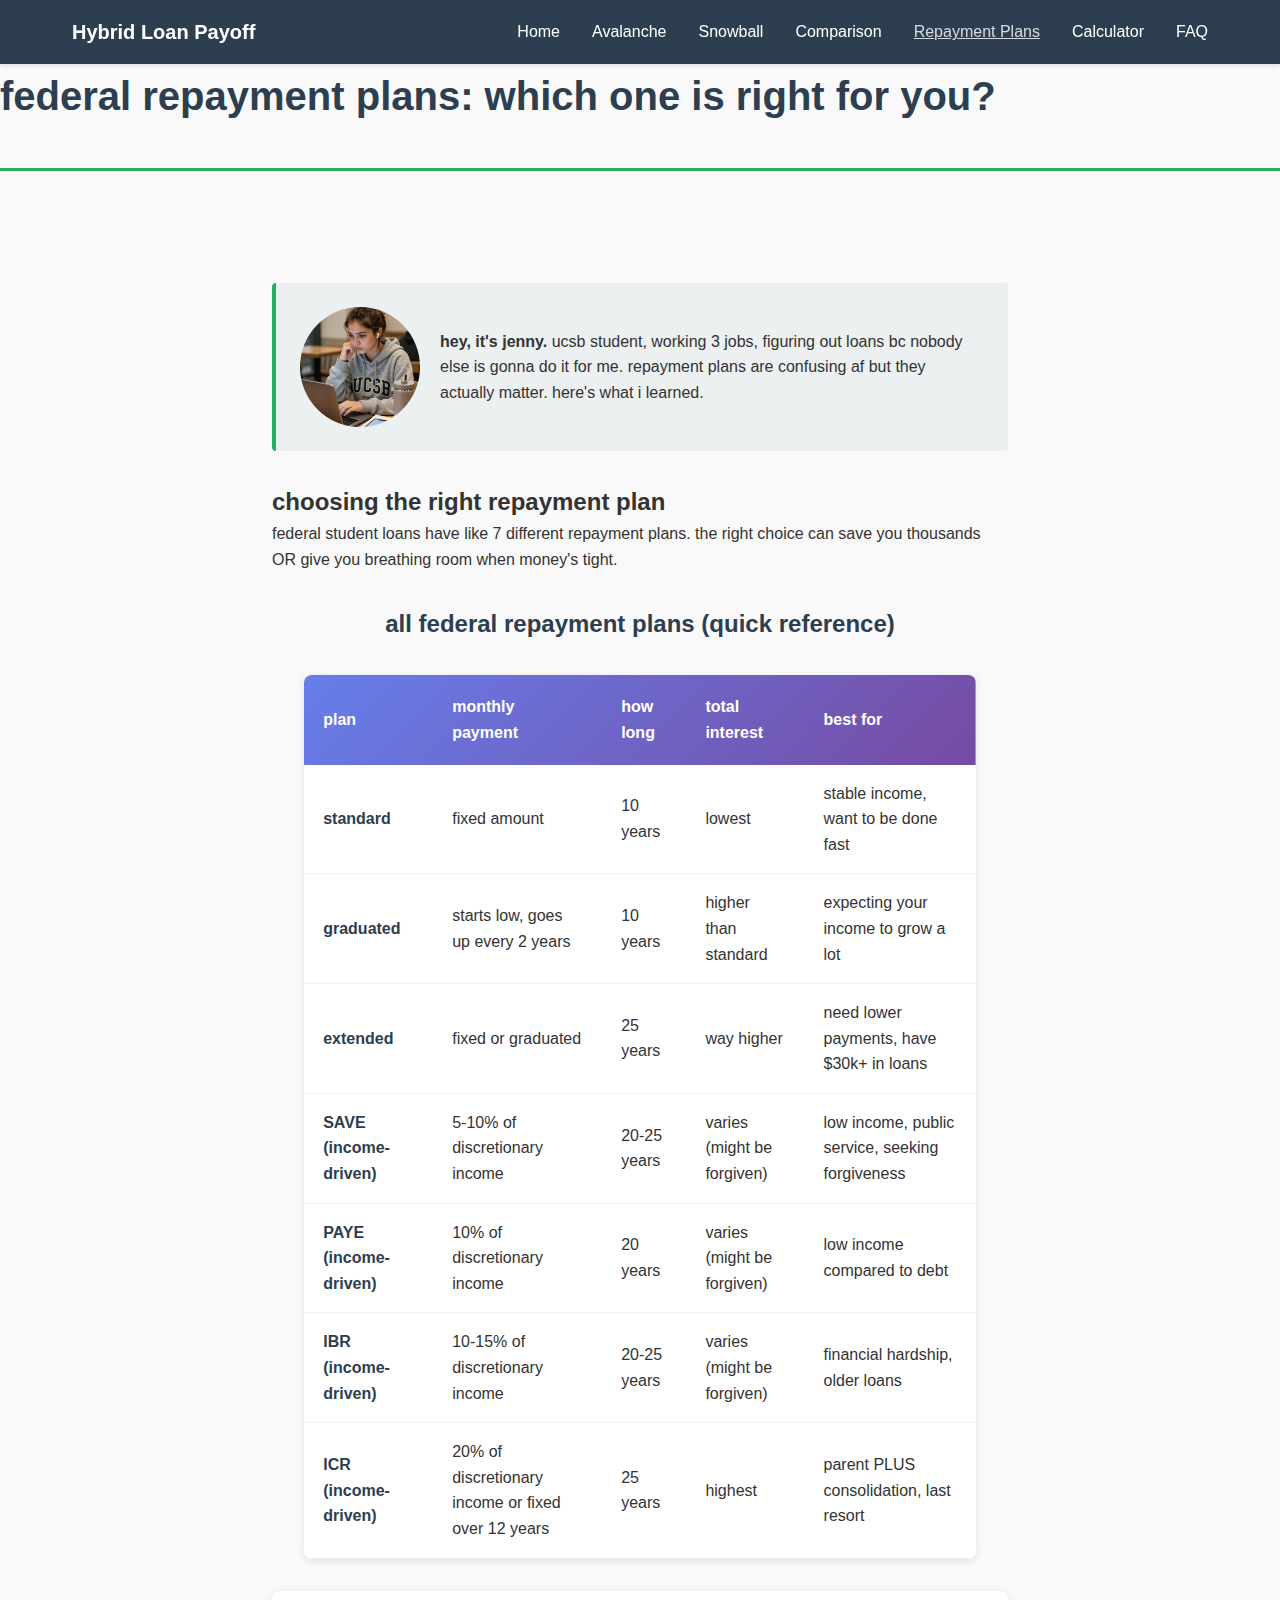
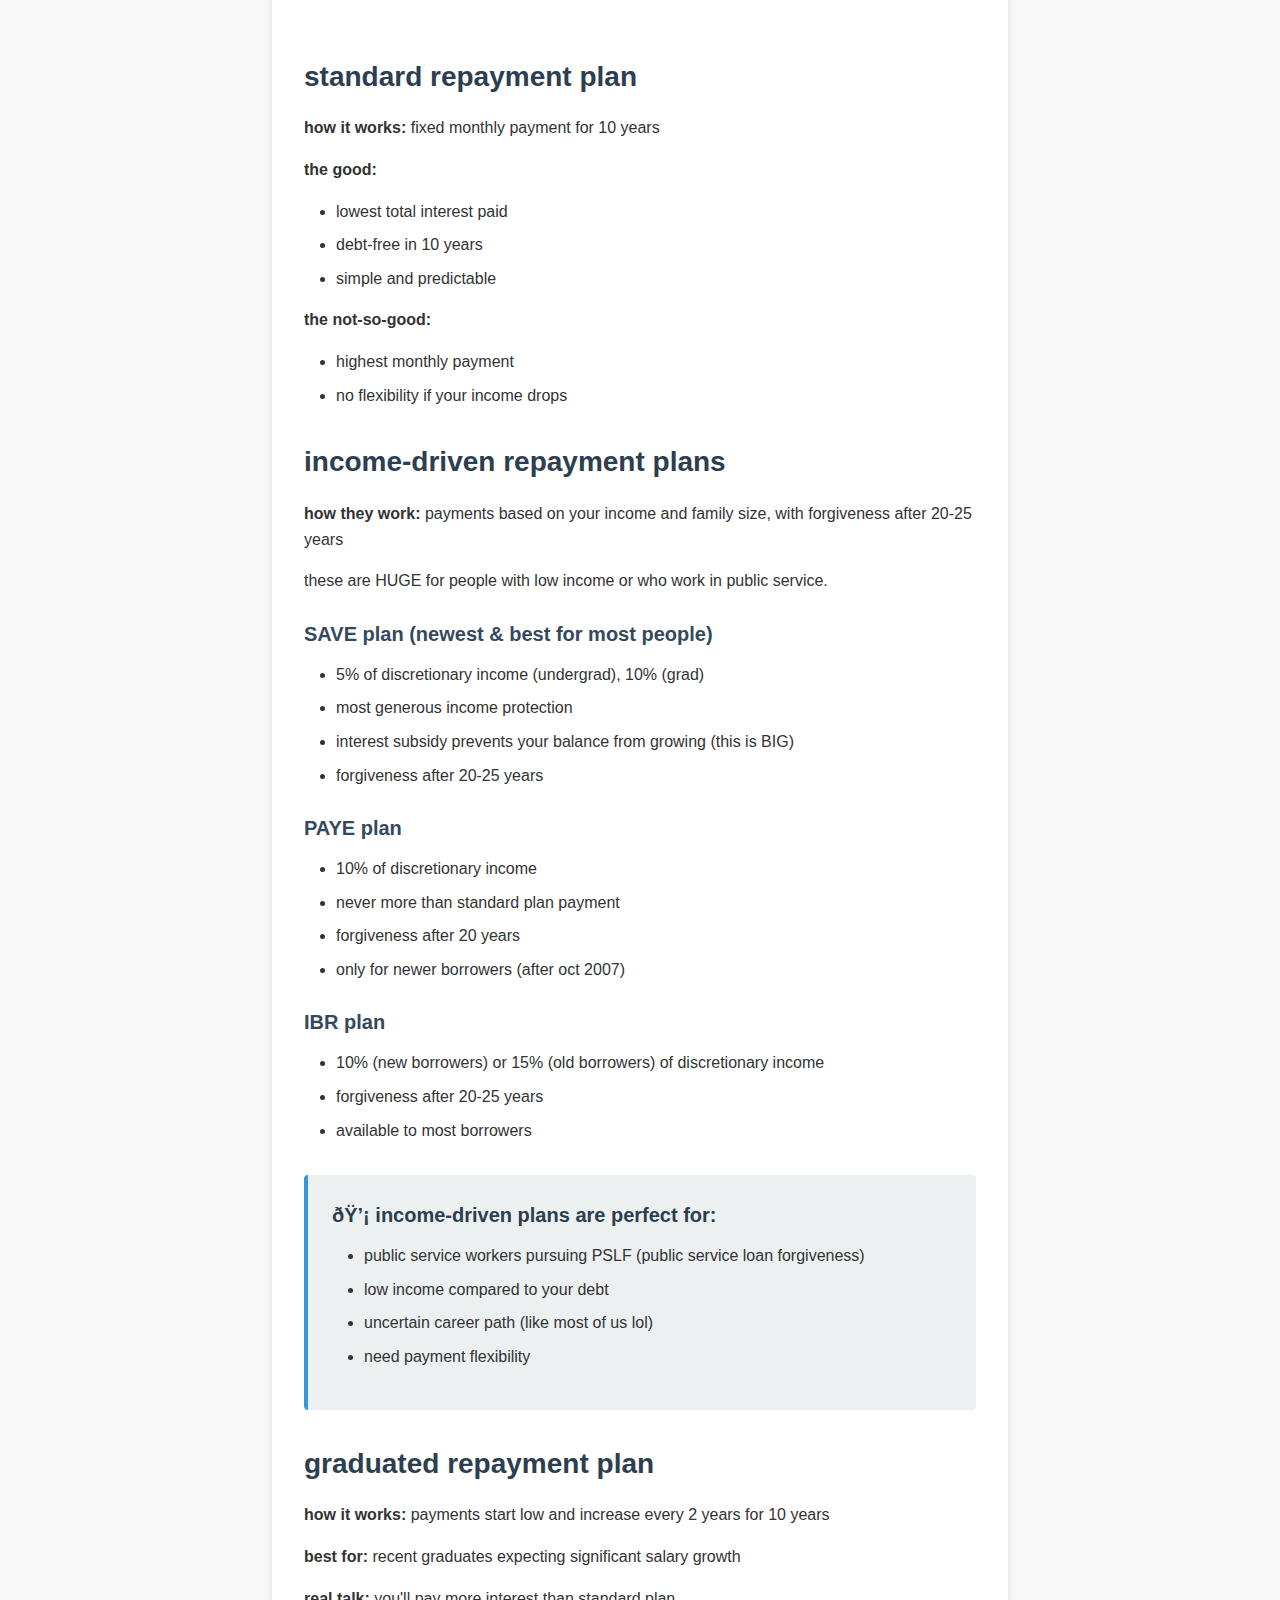
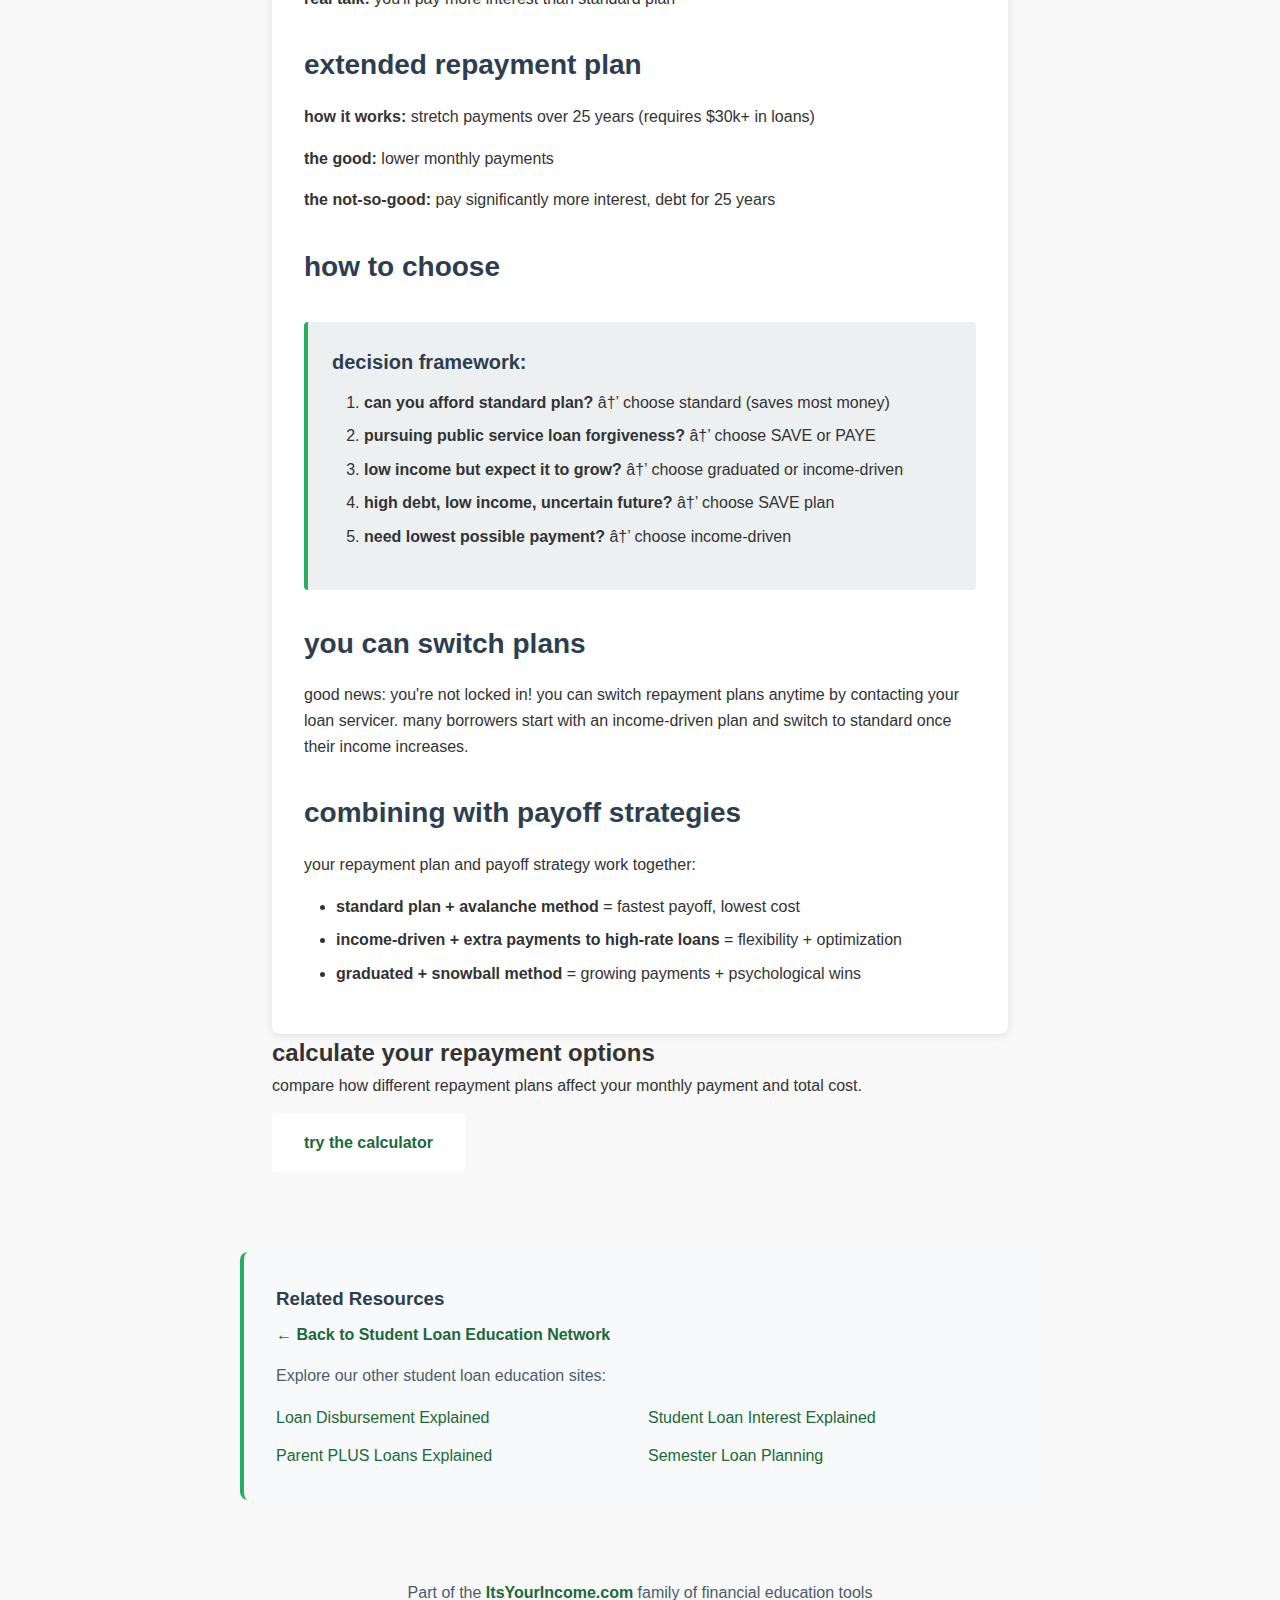
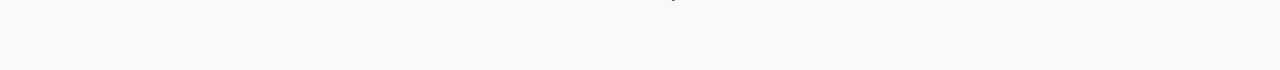
<file: repayment-plans.html>
<!DOCTYPE html>
<html lang="en">
<head>
    <script async src="https://www.googletagmanager.com/gtag/js?id=G-Z7CLDJTSN7"></script>
    <script>
      window.dataLayer = window.dataLayer || [];
      function gtag(){dataLayer.push(arguments);}
      gtag('js', new Date());
      gtag('config', 'G-Z7CLDJTSN7', {'allow_google_signals': false, 'allow_ad_personalization_signals': false, 'attribution_reporting': false});
    </script>
    <meta charset="UTF-8">
    <meta name="viewport" content="width=device-width, initial-scale=1.0">
    <meta name="msvalidate.01" content="92B2187A3E6309905CBC5ECED5FC682A" />
    <meta name="description" content="federal repayment plans explained in real talk - standard, income-driven, graduated, extended. jenny breaks down which one actually makes sense for you.">
    <title>federal repayment plans: which one is right for you? | jenny's guide</title>
    <link rel="icon" type="image/svg+xml" href="favicon.svg">
    <link rel="stylesheet" href="styles.css">
    <link rel="stylesheet" href="https://cdnjs.cloudflare.com/ajax/libs/font-awesome/6.5.1/css/all.min.css" integrity="sha512-DTOQO9RWCH3ppGqcWaEA1BIZOC6xxalwEsw9c2QQeAIftl+Vegovlnee1c9QX4TctnWMn13TZye+giMm8e2LwA==" crossorigin="anonymous" referrerpolicy="no-referrer" />
</head>
<body>
    <nav>
        <div class="nav-container">
            <div class="nav-title">Hybrid Loan Payoff</div>
            <ul class="nav-links">
                <li><a href="index.html">Home</a></li>
                <li><a href="avalanche.html">Avalanche</a></li>
                <li><a href="snowball.html">Snowball</a></li>
                <li><a href="comparison.html">Comparison</a></li>
                <li><a href="repayment-plans.html" class="active">Repayment Plans</a></li>
                <li><a href="calculator.html">Calculator</a></li>
                <li><a href="faq.html">FAQ</a></li>
            </ul>
        </div>
    </nav>

    <header class="page-header">
        <h1>federal repayment plans: which one is right for you?</h1>
    </header>
    <main>
        <section class="intro">
            <div class="callout" style="display: flex; align-items: center; gap: 20px; flex-wrap: wrap;">
                <img src="jenny.jpg" alt="Jenny - UCSB student" style="width: 120px; height: 120px; border-radius: 50%; object-fit: cover; flex-shrink: 0;">
                <div style="flex: 1; min-width: 250px;">
                    <p><strong>hey, it's jenny.</strong> ucsb student, working 3 jobs, figuring out loans bc nobody else is gonna do it for me. repayment plans are confusing af but they actually matter. here's what i learned.</p>
                </div>
            </div>

            <h2>choosing the right repayment plan</h2>
            <p>federal student loans have like 7 different repayment plans. the right choice can save you thousands OR give you breathing room when money's tight.</p>
        </section>

        <section class="comparison-table">
            <h2>all federal repayment plans (quick reference)</h2>
            <table>
                <thead>
                    <tr>
                        <th>plan</th>
                        <th>monthly payment</th>
                        <th>how long</th>
                        <th>total interest</th>
                        <th>best for</th>
                    </tr>
                </thead>
                <tbody>
                    <tr>
                        <td><strong>standard</strong></td>
                        <td>fixed amount</td>
                        <td>10 years</td>
                        <td>lowest</td>
                        <td>stable income, want to be done fast</td>
                    </tr>
                    <tr>
                        <td><strong>graduated</strong></td>
                        <td>starts low, goes up every 2 years</td>
                        <td>10 years</td>
                        <td>higher than standard</td>
                        <td>expecting your income to grow a lot</td>
                    </tr>
                    <tr>
                        <td><strong>extended</strong></td>
                        <td>fixed or graduated</td>
                        <td>25 years</td>
                        <td>way higher</td>
                        <td>need lower payments, have $30k+ in loans</td>
                    </tr>
                    <tr>
                        <td><strong>SAVE (income-driven)</strong></td>
                        <td>5-10% of discretionary income</td>
                        <td>20-25 years</td>
                        <td>varies (might be forgiven)</td>
                        <td>low income, public service, seeking forgiveness</td>
                    </tr>
                    <tr>
                        <td><strong>PAYE (income-driven)</strong></td>
                        <td>10% of discretionary income</td>
                        <td>20 years</td>
                        <td>varies (might be forgiven)</td>
                        <td>low income compared to debt</td>
                    </tr>
                    <tr>
                        <td><strong>IBR (income-driven)</strong></td>
                        <td>10-15% of discretionary income</td>
                        <td>20-25 years</td>
                        <td>varies (might be forgiven)</td>
                        <td>financial hardship, older loans</td>
                    </tr>
                    <tr>
                        <td><strong>ICR (income-driven)</strong></td>
                        <td>20% of discretionary income or fixed over 12 years</td>
                        <td>25 years</td>
                        <td>highest</td>
                        <td>parent PLUS consolidation, last resort</td>
                    </tr>
                </tbody>
            </table>
        </section>

        <section class="content">
            <h2>standard repayment plan</h2>
            <p><strong>how it works:</strong> fixed monthly payment for 10 years</p>
            <p><strong>the good:</strong></p>
            <ul>
                <li>lowest total interest paid</li>
                <li>debt-free in 10 years</li>
                <li>simple and predictable</li>
            </ul>
            <p><strong>the not-so-good:</strong></p>
            <ul>
                <li>highest monthly payment</li>
                <li>no flexibility if your income drops</li>
            </ul>

            <h2>income-driven repayment plans</h2>
            <p><strong>how they work:</strong> payments based on your income and family size, with forgiveness after 20-25 years</p>
            <p>these are HUGE for people with low income or who work in public service.</p>
            
            <h3>SAVE plan (newest & best for most people)</h3>
            <ul>
                <li>5% of discretionary income (undergrad), 10% (grad)</li>
                <li>most generous income protection</li>
                <li>interest subsidy prevents your balance from growing (this is BIG)</li>
                <li>forgiveness after 20-25 years</li>
            </ul>

            <h3>PAYE plan</h3>
            <ul>
                <li>10% of discretionary income</li>
                <li>never more than standard plan payment</li>
                <li>forgiveness after 20 years</li>
                <li>only for newer borrowers (after oct 2007)</li>
            </ul>

            <h3>IBR plan</h3>
            <ul>
                <li>10% (new borrowers) or 15% (old borrowers) of discretionary income</li>
                <li>forgiveness after 20-25 years</li>
                <li>available to most borrowers</li>
            </ul>

            <div class="callout" style="border-left-color: #3498db;">
                <h3>ðŸ’¡ income-driven plans are perfect for:</h3>
                <ul>
                    <li>public service workers pursuing PSLF (public service loan forgiveness)</li>
                    <li>low income compared to your debt</li>
                    <li>uncertain career path (like most of us lol)</li>
                    <li>need payment flexibility</li>
                </ul>
            </div>

            <h2>graduated repayment plan</h2>
            <p><strong>how it works:</strong> payments start low and increase every 2 years for 10 years</p>
            <p><strong>best for:</strong> recent graduates expecting significant salary growth</p>
            <p><strong>real talk:</strong> you'll pay more interest than standard plan</p>

            <h2>extended repayment plan</h2>
            <p><strong>how it works:</strong> stretch payments over 25 years (requires $30k+ in loans)</p>
            <p><strong>the good:</strong> lower monthly payments</p>
            <p><strong>the not-so-good:</strong> pay significantly more interest, debt for 25 years</p>

            <h2>how to choose</h2>

            <div class="callout" style="border-left-color: #27ae60;">
                <h3>decision framework:</h3>
                <ol>
                    <li><strong>can you afford standard plan?</strong> â†’ choose standard (saves most money)</li>
                    <li><strong>pursuing public service loan forgiveness?</strong> â†’ choose SAVE or PAYE</li>
                    <li><strong>low income but expect it to grow?</strong> â†’ choose graduated or income-driven</li>
                    <li><strong>high debt, low income, uncertain future?</strong> â†’ choose SAVE plan</li>
                    <li><strong>need lowest possible payment?</strong> â†’ choose income-driven</li>
                </ol>
            </div>

            <h2>you can switch plans</h2>
            <p>good news: you're not locked in! you can switch repayment plans anytime by contacting your loan servicer. many borrowers start with an income-driven plan and switch to standard once their income increases.</p>

            <h2>combining with payoff strategies</h2>
            <p>your repayment plan and payoff strategy work together:</p>
            <ul>
                <li><strong>standard plan + avalanche method</strong> = fastest payoff, lowest cost</li>
                <li><strong>income-driven + extra payments to high-rate loans</strong> = flexibility + optimization</li>
                <li><strong>graduated + snowball method</strong> = growing payments + psychological wins</li>
            </ul>
        </section>

        <section class="cta">
            <h2>calculate your repayment options</h2>
            <p>compare how different repayment plans affect your monthly payment and total cost.</p>
            <a href="https://www.itsyourincome.com" class="cta-button">try the calculator</a>
        </section>
    </main>

    <section class="related-resources">
        <h3>Related Resources</h3>
        <p><a href="https://www.studentloaneducation.online" target="_blank"><strong>← Back to Student Loan Education Network</strong></a></p>
        <p>Explore our other student loan education sites:</p>
        <ul>
            <li><a href="https://disbursement.studentloaneducation.online" target="_blank">Loan Disbursement Explained</a></li>
            <li><a href="https://interest.studentloaneducation.online" target="_blank">Student Loan Interest Explained</a></li>
            <li><a href="https://parentplus.studentloaneducation.online" target="_blank">Parent PLUS Loans Explained</a></li>
            <li><a href="https://planning.studentloaneducation.online" target="_blank">Semester Loan Planning</a></li>
        </ul>
    </section>

    <footer>
        <p>Part of the <a href="https://www.itsyourincome.com">ItsYourIncome.com</a> family of financial education tools</p>
    </footer>
</body>
</html>
</file>
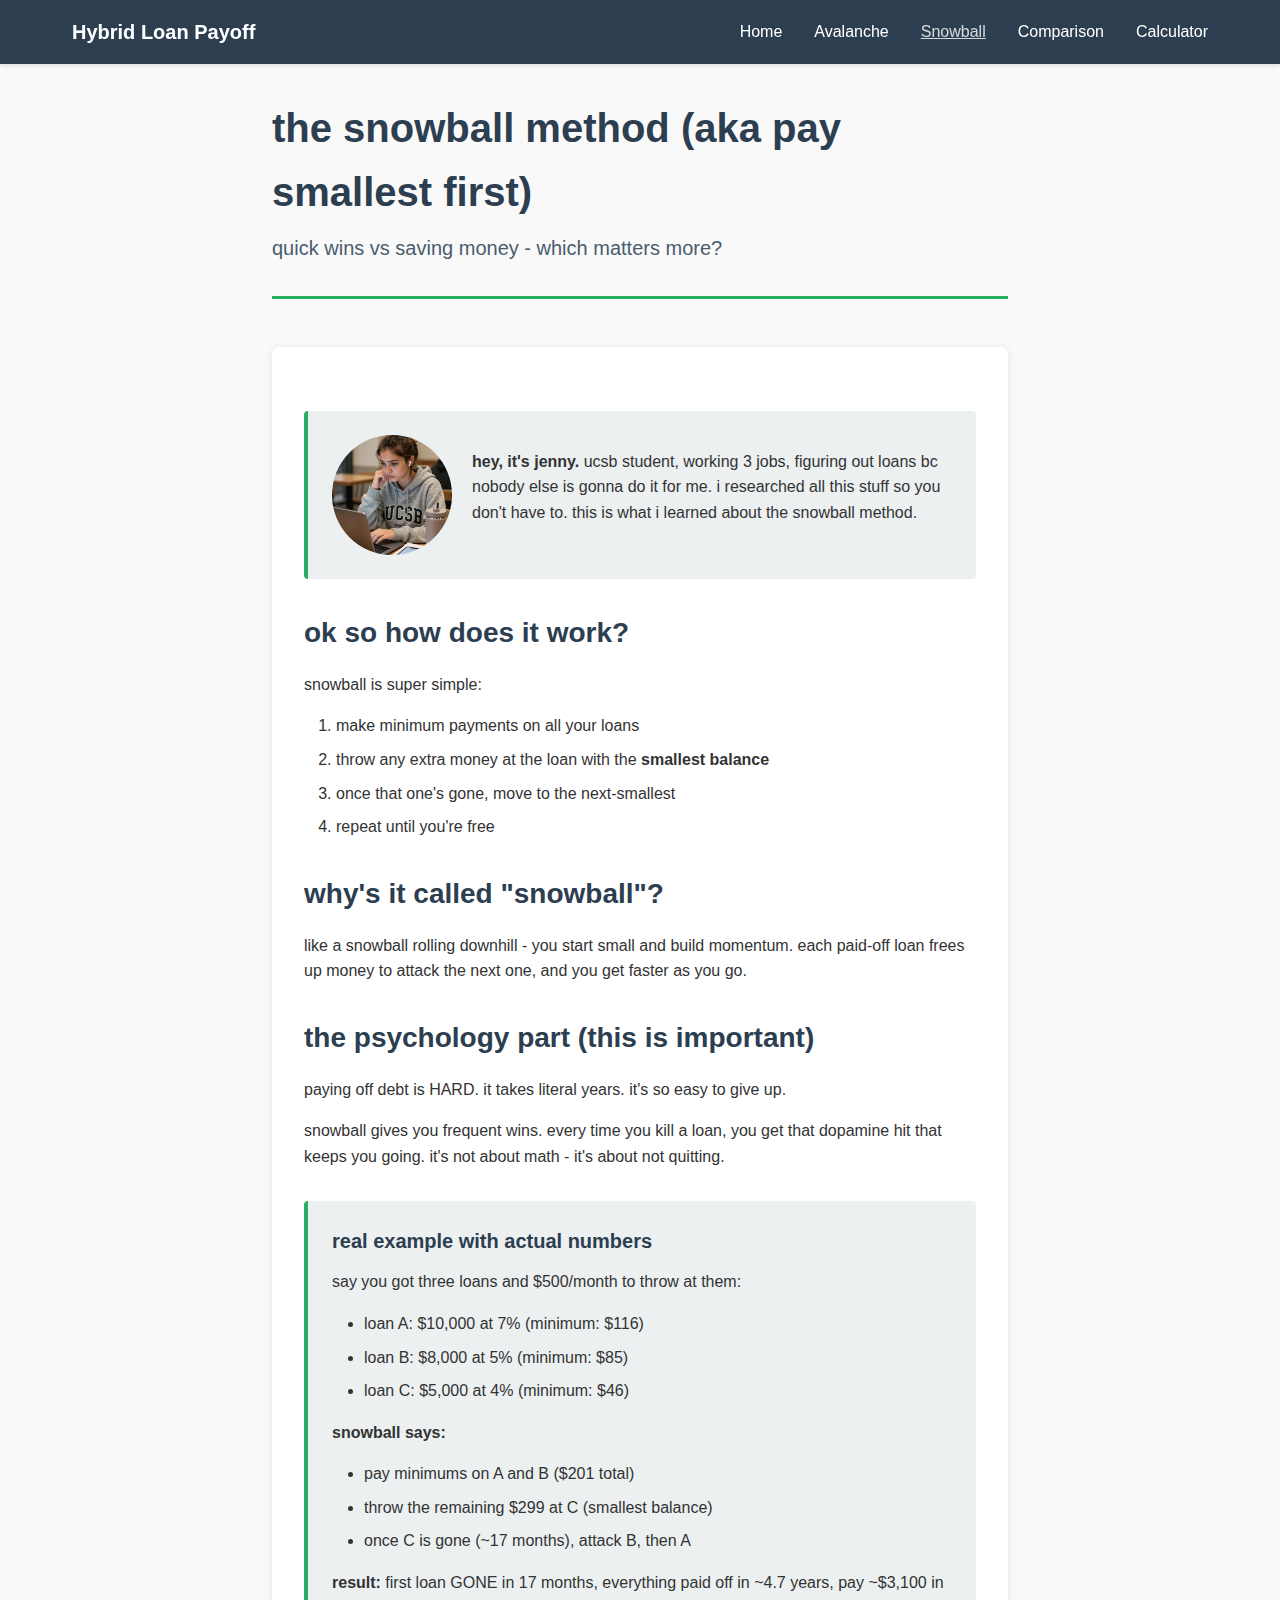
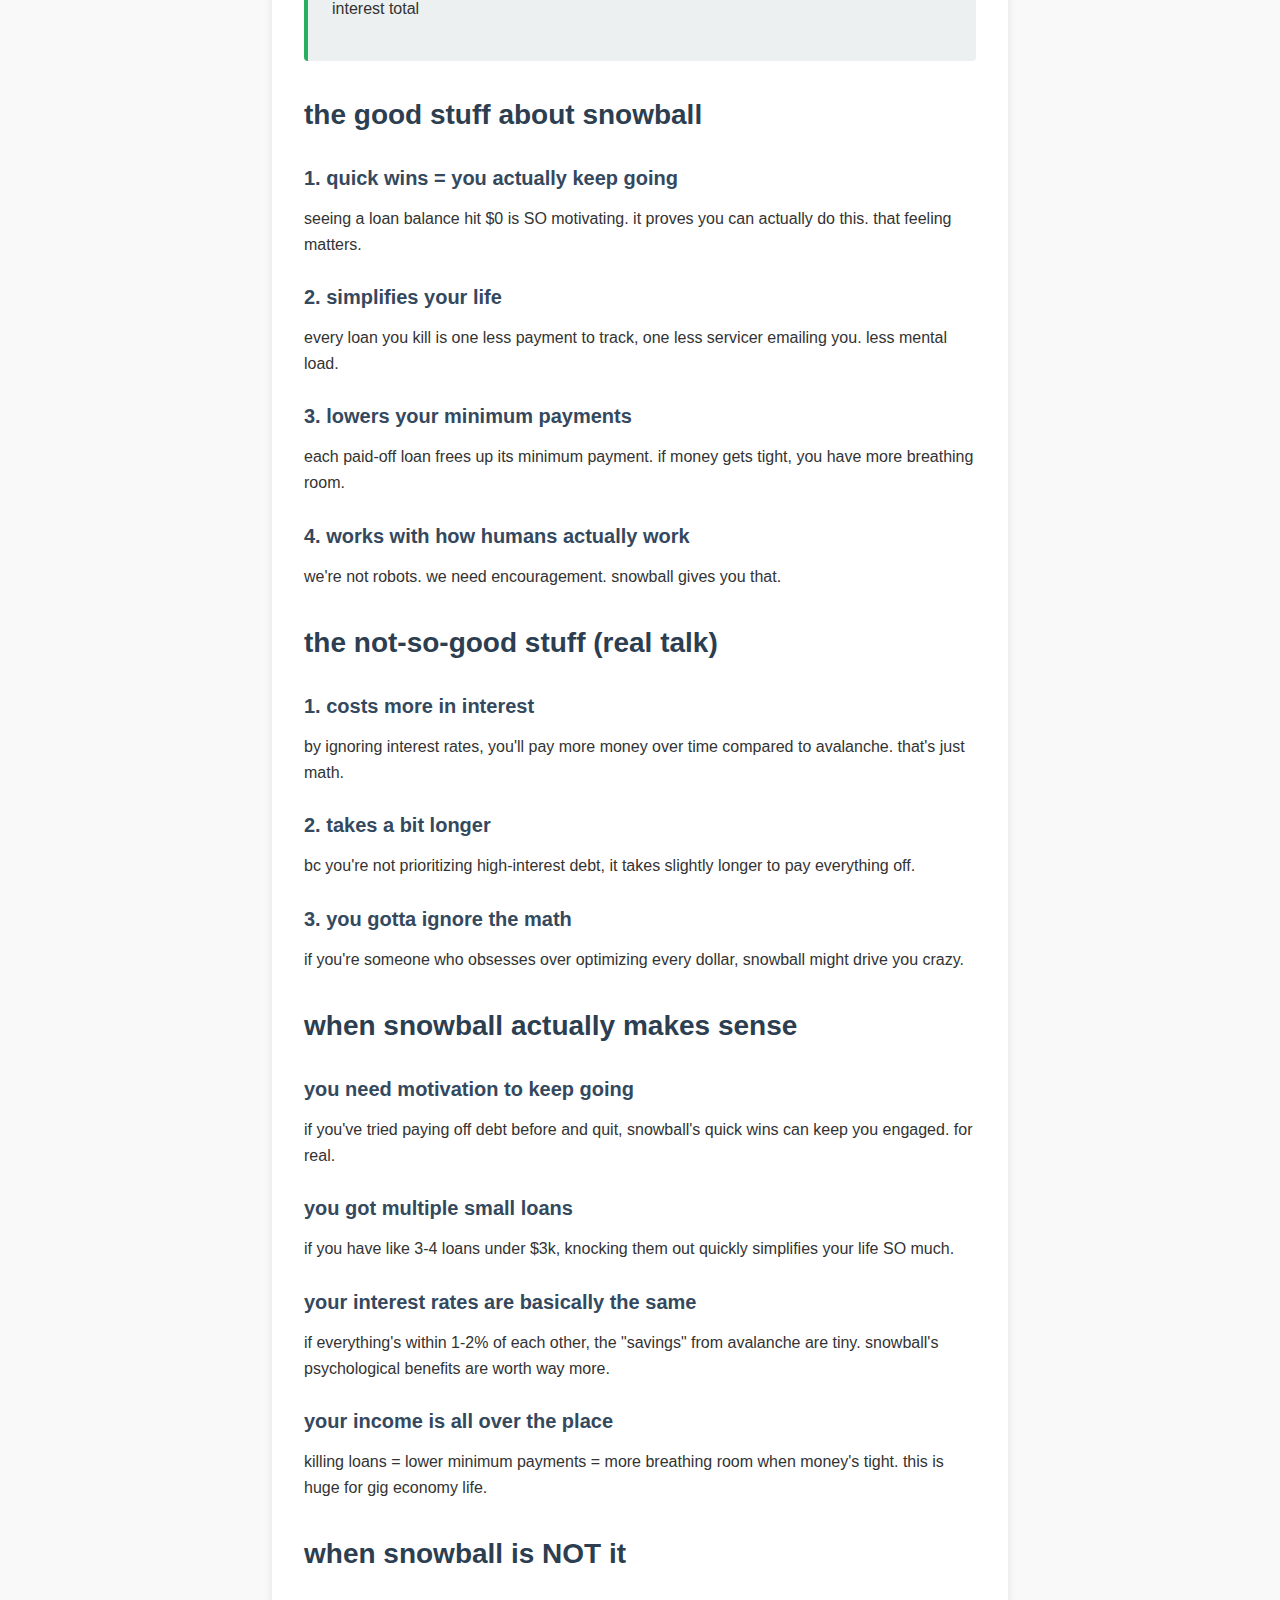
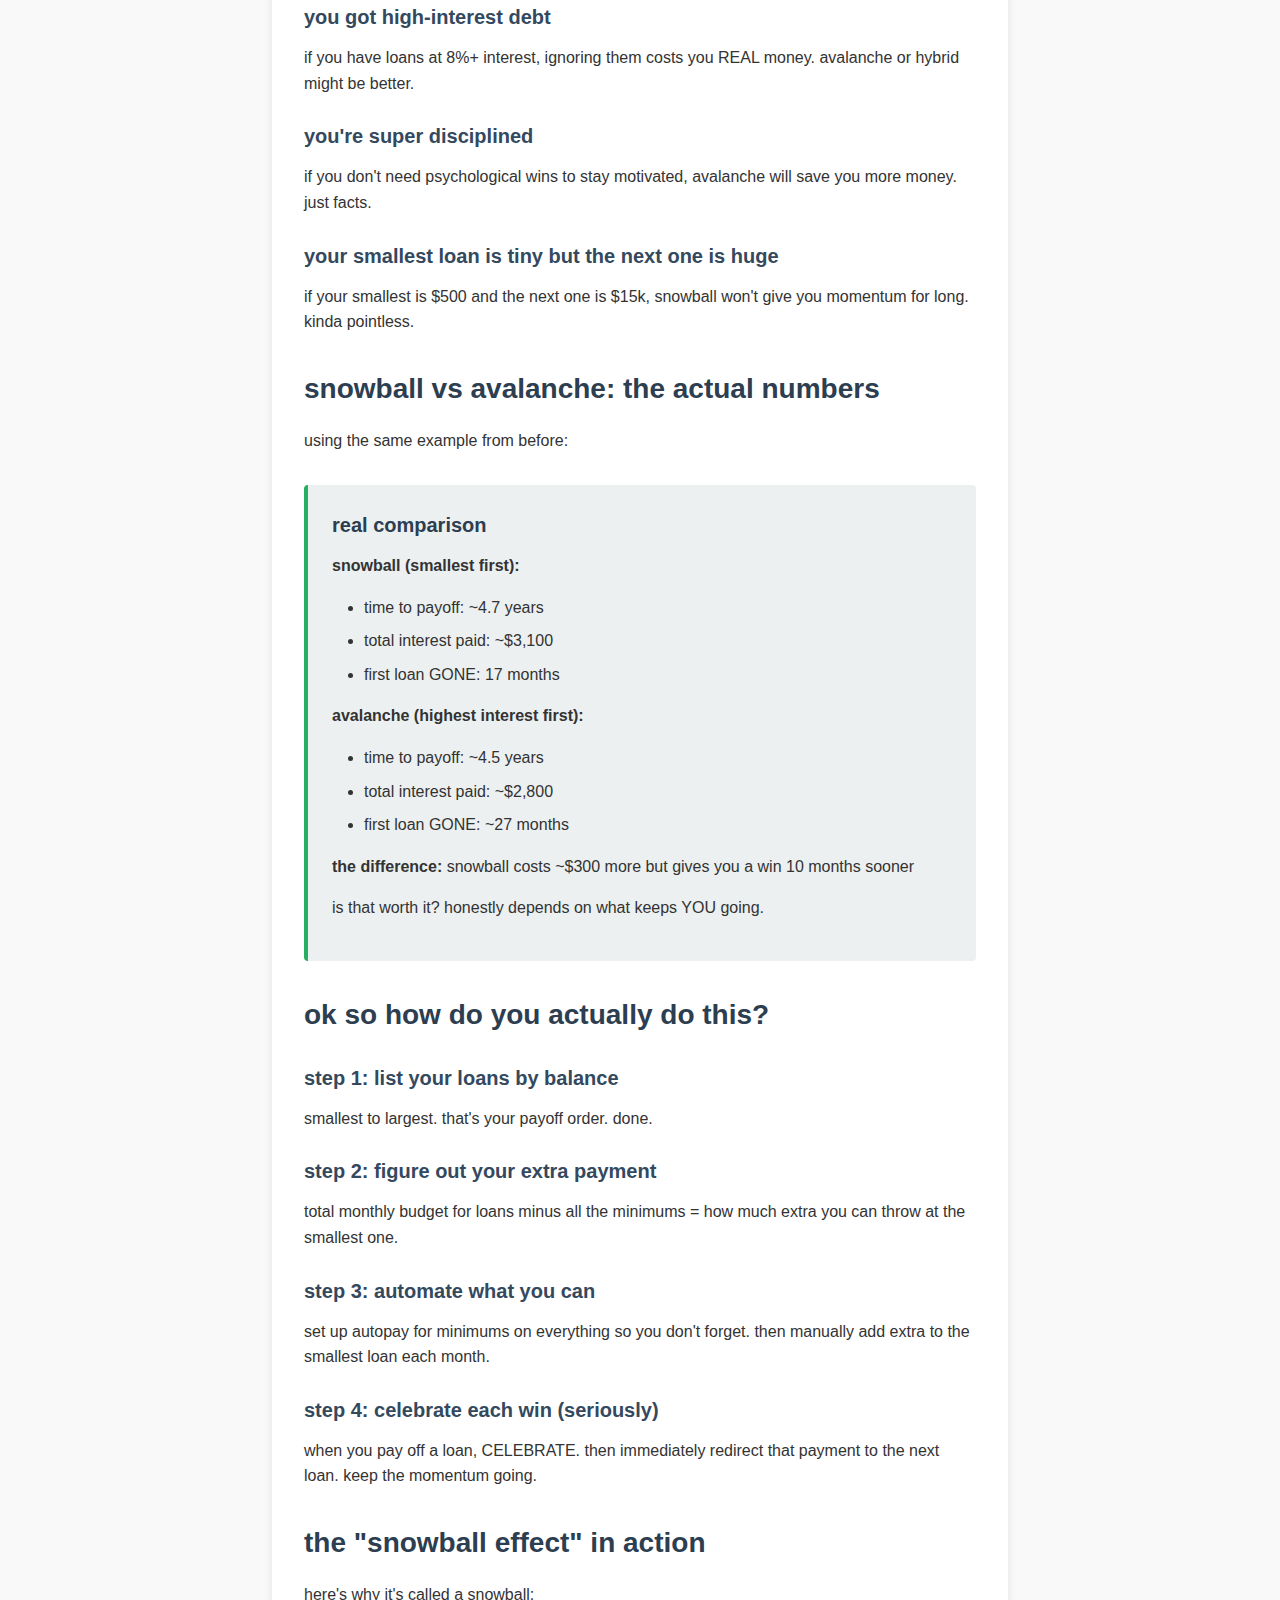
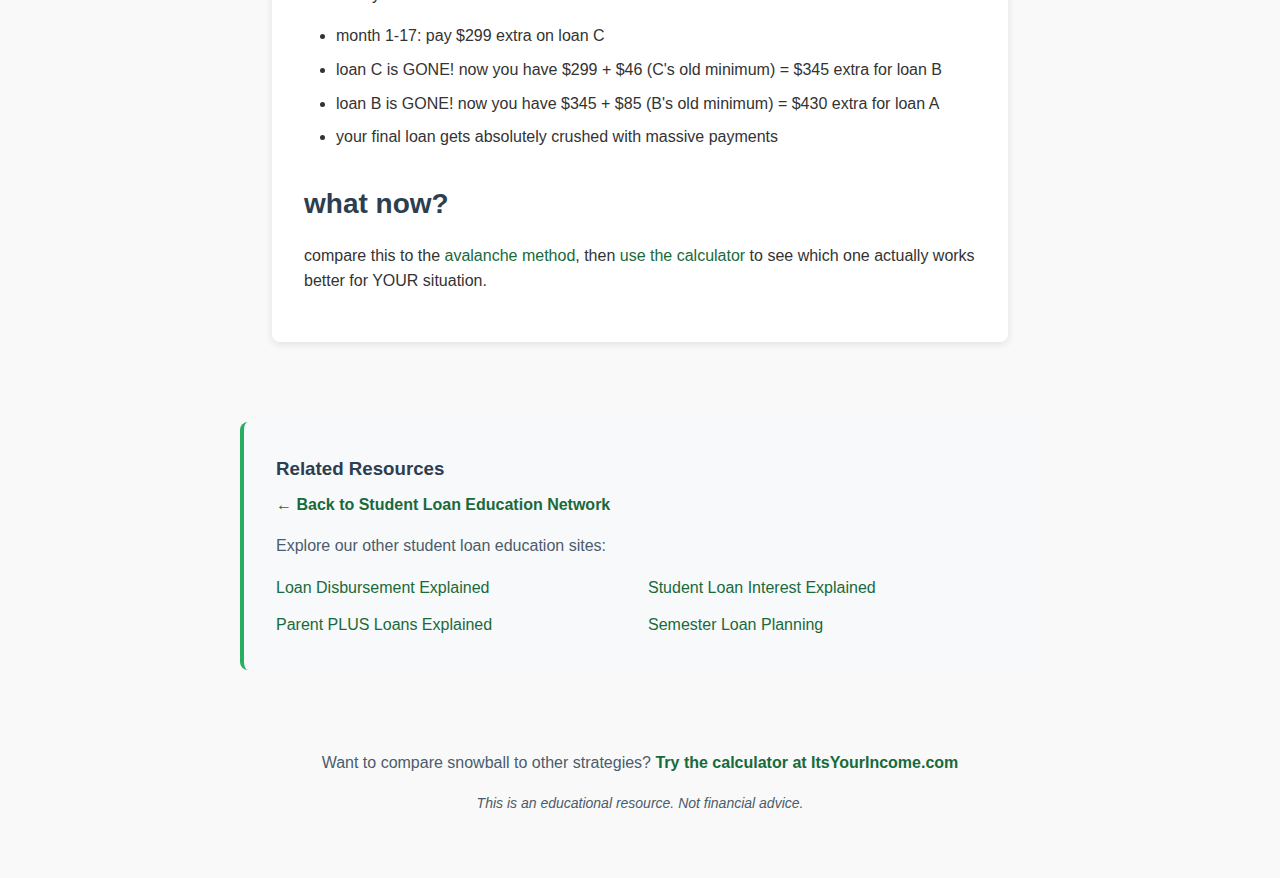
<file: snowball.html>
﻿<!DOCTYPE html>
<html lang="en">
<head>
    <!-- Google Analytics -->
    <script async src="https://www.googletagmanager.com/gtag/js?id=G-Z7CLDJTSN7"></script>
    <script>
      window.dataLayer = window.dataLayer || [];
      function gtag(){dataLayer.push(arguments);}
      gtag('js', new Date());

      gtag('config', 'G-Z7CLDJTSN7', {
        'allow_google_signals': false,
        'allow_ad_personalization_signals': false,
        'attribution_reporting': false
      });
    </script>
    <meta charset="UTF-8">
    <meta name="viewport" content="width=device-width, initial-scale=1.0">
    <meta name="msvalidate.01" content="92B2187A3E6309905CBC5ECED5FC682A" />
    <meta name="description" content="the snowball method explained - pay smallest loans first for quick wins. does it work? jenny breaks down when this strategy actually makes sense.">
    <title>snowball method: pay smallest first for motivation? | jenny's guide</title>
    <!-- Open Graph Meta Tags -->
    <meta property="og:title" content="snowball method: quick wins or waste of money? | jenny's guide">
    <meta property="og:description" content="the snowball method explained - pay smallest loans first for quick wins. does it work? jenny breaks down when this strategy actually makes sense.">
    <meta property="og:type" content="article">
    <meta property="og:url" content="https://payoff.studentloaneducation.online/snowball.html">
    <meta property="og:site_name" content="Hybrid Loan Payoff Strategy">
    
    <!-- Twitter Card Meta Tags -->
    <meta name="twitter:card" content="summary_large_image">
    <meta name="twitter:title" content="snowball method: quick wins or waste of money? | jenny's guide">
    <meta name="twitter:description" content="the snowball method explained - pay smallest loans first for quick wins. does it work? jenny breaks down when this strategy actually makes sense.">
    
    <link rel="stylesheet" href="styles.css">    <script type="application/ld+json">
    {
      "@context": "https://schema.org",
      "@type": "Article",
      "headline": "The Snowball Method Explained | Hybrid Loan Payoff Strategy",
      "description": "Learn how the snowball method works, its pros and cons, and when to use it for student loan repayment.",
      "url": "https://payoff.studentloaneducation.online/snowball.html",
      "datePublished": "2025-12-28",
      "dateModified": "2025-12-28",
      "author": {
        "@type": "Organization",
        "name": "Student Loan Education Network"
      },
      "publisher": {
        "@type": "Organization",
        "name": "Student Loan Education Network"
      },
      "mainEntityOfPage": {
        "@type": "WebPage",
        "@id": "https://payoff.studentloaneducation.online/snowball.html"
      },
      "educationalUse": "Financial literacy",
      "educationalLevel": "College students and parents",
      "about": {
        "@type": "Thing",
        "name": "Student Loans"
      }
    }
    </script>

</head>
<body>
    <nav>
        <div class="nav-container">
            <div class="nav-title">Hybrid Loan Payoff</div>
            <ul class="nav-links">
                <li><a href="index.html">Home</a></li>
                <li><a href="avalanche.html">Avalanche</a></li>
                <li><a href="snowball.html" class="active">Snowball</a></li>
                <li><a href="comparison.html">Comparison</a></li>
                <li><a href="calculator.html">Calculator</a></li>
            </ul>
        </div>
    </nav>

    <main>
        <header class="page-header">
            <h1>the snowball method (aka pay smallest first)</h1>
            <p class="subtitle">quick wins vs saving money - which matters more?</p>
        </header>

        <section class="content">
            <div class="callout" style="display: flex; align-items: center; gap: 20px; flex-wrap: wrap;">
                <img src="jenny.jpg" alt="Jenny - UCSB student" style="width: 120px; height: 120px; border-radius: 50%; object-fit: cover; flex-shrink: 0;">
                <div style="flex: 1; min-width: 250px;">
                    <p><strong>hey, it's jenny.</strong> ucsb student, working 3 jobs, figuring out loans bc nobody else is gonna do it for me. i researched all this stuff so you don't have to. this is what i learned about the snowball method.</p>
                </div>
            </div>

            <h2>ok so how does it work?</h2>
            <p>snowball is super simple:</p>
            <ol>
                <li>make minimum payments on all your loans</li>
                <li>throw any extra money at the loan with the <strong>smallest balance</strong></li>
                <li>once that one's gone, move to the next-smallest</li>
                <li>repeat until you're free</li>
            </ol>

            <h2>why's it called "snowball"?</h2>
            <p>like a snowball rolling downhill - you start small and build momentum. each paid-off loan frees up money to attack the next one, and you get faster as you go.</p>

            <h2>the psychology part (this is important)</h2>
            <p>paying off debt is HARD. it takes literal years. it's so easy to give up.</p>
            <p>snowball gives you frequent wins. every time you kill a loan, you get that dopamine hit that keeps you going. it's not about math - it's about not quitting.</p>

            <div class="callout">
                <h3>real example with actual numbers</h3>
                <p>say you got three loans and $500/month to throw at them:</p>
                <ul>
                    <li>loan A: $10,000 at 7% (minimum: $116)</li>
                    <li>loan B: $8,000 at 5% (minimum: $85)</li>
                    <li>loan C: $5,000 at 4% (minimum: $46)</li>
                </ul>
                <p><strong>snowball says:</strong></p>
                <ul>
                    <li>pay minimums on A and B ($201 total)</li>
                    <li>throw the remaining $299 at C (smallest balance)</li>
                    <li>once C is gone (~17 months), attack B, then A</li>
                </ul>
                <p><strong>result:</strong> first loan GONE in 17 months, everything paid off in ~4.7 years, pay ~$3,100 in interest total</p>
            </div>

            <h2>the good stuff about snowball</h2>

            <h3>1. quick wins = you actually keep going</h3>
            <p>seeing a loan balance hit $0 is SO motivating. it proves you can actually do this. that feeling matters.</p>

            <h3>2. simplifies your life</h3>
            <p>every loan you kill is one less payment to track, one less servicer emailing you. less mental load.</p>

            <h3>3. lowers your minimum payments</h3>
            <p>each paid-off loan frees up its minimum payment. if money gets tight, you have more breathing room.</p>

            <h3>4. works with how humans actually work</h3>
            <p>we're not robots. we need encouragement. snowball gives you that.</p>

            <h2>the not-so-good stuff (real talk)</h2>

            <h3>1. costs more in interest</h3>
            <p>by ignoring interest rates, you'll pay more money over time compared to avalanche. that's just math.</p>

            <h3>2. takes a bit longer</h3>
            <p>bc you're not prioritizing high-interest debt, it takes slightly longer to pay everything off.</p>

            <h3>3. you gotta ignore the math</h3>
            <p>if you're someone who obsesses over optimizing every dollar, snowball might drive you crazy.</p>

            <h2>when snowball actually makes sense</h2>

            <h3>you need motivation to keep going</h3>
            <p>if you've tried paying off debt before and quit, snowball's quick wins can keep you engaged. for real.</p>

            <h3>you got multiple small loans</h3>
            <p>if you have like 3-4 loans under $3k, knocking them out quickly simplifies your life SO much.</p>

            <h3>your interest rates are basically the same</h3>
            <p>if everything's within 1-2% of each other, the "savings" from avalanche are tiny. snowball's psychological benefits are worth way more.</p>

            <h3>your income is all over the place</h3>
            <p>killing loans = lower minimum payments = more breathing room when money's tight. this is huge for gig economy life.</p>

            <h2>when snowball is NOT it</h2>

            <h3>you got high-interest debt</h3>
            <p>if you have loans at 8%+ interest, ignoring them costs you REAL money. avalanche or hybrid might be better.</p>

            <h3>you're super disciplined</h3>
            <p>if you don't need psychological wins to stay motivated, avalanche will save you more money. just facts.</p>

            <h3>your smallest loan is tiny but the next one is huge</h3>
            <p>if your smallest is $500 and the next one is $15k, snowball won't give you momentum for long. kinda pointless.</p>

            <h2>snowball vs avalanche: the actual numbers</h2>
            <p>using the same example from before:</p>

            <div class="callout">
                <h3>real comparison</h3>
                <p><strong>snowball (smallest first):</strong></p>
                <ul>
                    <li>time to payoff: ~4.7 years</li>
                    <li>total interest paid: ~$3,100</li>
                    <li>first loan GONE: 17 months</li>
                </ul>
                <p><strong>avalanche (highest interest first):</strong></p>
                <ul>
                    <li>time to payoff: ~4.5 years</li>
                    <li>total interest paid: ~$2,800</li>
                    <li>first loan GONE: ~27 months</li>
                </ul>
                <p><strong>the difference:</strong> snowball costs ~$300 more but gives you a win 10 months sooner</p>
                <p>is that worth it? honestly depends on what keeps YOU going.</p>
            </div>

            <h2>ok so how do you actually do this?</h2>

            <h3>step 1: list your loans by balance</h3>
            <p>smallest to largest. that's your payoff order. done.</p>

            <h3>step 2: figure out your extra payment</h3>
            <p>total monthly budget for loans minus all the minimums = how much extra you can throw at the smallest one.</p>

            <h3>step 3: automate what you can</h3>
            <p>set up autopay for minimums on everything so you don't forget. then manually add extra to the smallest loan each month.</p>

            <h3>step 4: celebrate each win (seriously)</h3>
            <p>when you pay off a loan, CELEBRATE. then immediately redirect that payment to the next loan. keep the momentum going.</p>

            <h2>the "snowball effect" in action</h2>
            <p>here's why it's called a snowball:</p>
            <ul>
                <li>month 1-17: pay $299 extra on loan C</li>
                <li>loan C is GONE! now you have $299 + $46 (C's old minimum) = $345 extra for loan B</li>
                <li>loan B is GONE! now you have $345 + $85 (B's old minimum) = $430 extra for loan A</li>
                <li>your final loan gets absolutely crushed with massive payments</li>
            </ul>

            <h2>what now?</h2>
            <p>compare this to the <a href="avalanche.html">avalanche method</a>, then <a href="calculator.html">use the calculator</a> to see which one actually works better for YOUR situation.</p>
        </section>
    </main>    
    <section class="related-resources">
        <h3>Related Resources</h3>
        <p><a href="https://www.studentloaneducation.online" target="_blank"><strong>← Back to Student Loan Education Network</strong></a></p>
        <p>Explore our other student loan education sites:</p>
        <ul>
            <li><a href="https://disbursement.studentloaneducation.online" target="_blank">Loan Disbursement Explained</a></li>
            <li><a href="https://interest.studentloaneducation.online" target="_blank">Student Loan Interest Explained</a></li>
            <li><a href="https://parentplus.studentloaneducation.online" target="_blank">Parent PLUS Loans Explained</a></li>
            <li><a href="https://planning.studentloaneducation.online" target="_blank">Semester Loan Planning</a></li>
        </ul>
    </section>


    <footer>
        <p>Want to compare snowball to other strategies? <a href="https://www.itsyourincome.com" target="_blank">Try the calculator at ItsYourIncome.com</a></p>
        <p class="footer-note">This is an educational resource. Not financial advice.</p>
    </footer>
</body>
</html>
</file>
<file: styles.css>
* {
    margin: 0;
    padding: 0;
    box-sizing: border-box;
}

body {
    font-family: -apple-system, BlinkMacSystemFont, 'Segoe UI', Roboto, Oxygen, Ubuntu, Cantarell, sans-serif;
    line-height: 1.6;
    color: #333;
    background: #f9f9f9;
}

nav {
    background: #2c3e50;
    color: white;
    padding: 1rem 0;
    position: sticky;
    top: 0;
    z-index: 100;
    box-shadow: 0 2px 4px rgba(0,0,0,0.1);
}

.nav-container {
    max-width: 1200px;
    margin: 0 auto;
    padding: 0 2rem;
    display: flex;
    justify-content: space-between;
    align-items: center;
    flex-wrap: wrap;
}

.nav-title {
    font-size: 1.25rem;
    font-weight: 600;
}

.nav-links {
    display: flex;
    list-style: none;
    gap: 2rem;
}

.nav-links a {
    color: white;
    text-decoration: none;
    transition: opacity 0.2s;
}

.nav-links a:hover,
.nav-links a.active {
    opacity: 0.8;
    text-decoration: underline;
}

main {
    max-width: 800px;
    margin: 0 auto;
    padding: 2rem;
}

.page-header {
    margin-bottom: 3rem;
    padding-bottom: 2rem;
    border-bottom: 3px solid #27ae60;
}

.page-header h1 {
    font-size: 2.5rem;
    color: #2c3e50;
    margin-bottom: 0.5rem;
}

.subtitle {
    font-size: 1.25rem;
    color: #4a5c6d;
}

.content {
    background: white;
    padding: 2rem;
    border-radius: 8px;
    box-shadow: 0 2px 8px rgba(0,0,0,0.1);
}

.content h2 {
    color: #2c3e50;
    margin-top: 2rem;
    margin-bottom: 1rem;
    font-size: 1.75rem;
}

.content h3 {
    color: #34495e;
    margin-top: 1.5rem;
    margin-bottom: 0.75rem;
    font-size: 1.25rem;
}

.content p {
    margin-bottom: 1rem;
}

.content ul, .content ol {
    margin-left: 2rem;
    margin-bottom: 1rem;
}

.content li {
    margin-bottom: 0.5rem;
}

.content a {
    color: #186a3b;
    text-decoration: none;
}

.content a:hover {
    text-decoration: underline;
}

.callout {
    background: #ecf0f1;
    border-left: 4px solid #27ae60;
    padding: 1.5rem;
    margin: 2rem 0;
    border-radius: 4px;
}

.callout.warning {
    background: #fff3cd;
    border-left-color: #f39c12;
}

.callout h3 {
    margin-top: 0;
    color: #2c3e50;
}

.cta-box {
    background: linear-gradient(135deg, #27ae60 0%, #229954 100%);
    color: white;
    padding: 2rem;
    border-radius: 8px;
    text-align: center;
    margin: 2rem 0;
}

.cta-box h2 {
    color: white;
    margin-top: 0;
}

.cta-button {
    display: inline-block;
    background: white;
    color: #186a3b;
    padding: 1rem 2rem;
    border-radius: 4px;
    text-decoration: none;
    font-weight: 600;
    margin-top: 1rem;
    transition: transform 0.2s, box-shadow 0.2s;
}

.cta-button:hover {
    transform: translateY(-2px);
    box-shadow: 0 4px 12px rgba(0,0,0,0.2);
}

/* Related Resources */
.related-resources {
    max-width: 800px;
    margin: 3rem auto 2rem;
    padding: 2rem;
    background: #f8f9fa;
    border-radius: 8px;
    border-left: 4px solid #27ae60;
}

.related-resources h3 {
    color: #2c3e50;
    margin-top: 0;
    margin-bottom: 0.5rem;
}

.related-resources p {
    color: #4a5c6d;
    margin-bottom: 1rem;
}

.related-resources ul {
    list-style: none;
    padding: 0;
    margin: 0;
    display: grid;
    grid-template-columns: repeat(auto-fit, minmax(250px, 1fr));
    gap: 0.75rem;
}

.related-resources li {
    margin: 0;
}

.related-resources a {
    color: #186a3b;
    text-decoration: none;
    font-weight: 500;
    transition: color 0.2s;
}

.related-resources a:hover {
    color: #229954;
    text-decoration: underline;
}

footer {
    max-width: 800px;
    margin: 3rem auto 2rem;
    padding: 2rem;
    text-align: center;
    color: #4a5c6d;
}

footer a {
    color: #186a3b;
    text-decoration: none;
    font-weight: 600;
}

footer a:hover {
    text-decoration: underline;
}

.footer-note {
    margin-top: 1rem;
    font-size: 0.875rem;
    font-style: italic;
}

@media (max-width: 768px) {
    .nav-container {
        flex-direction: column;
        gap: 1rem;
    }
    
    .nav-links {
        gap: 1rem;
    }
    
    .page-header h1 {
        font-size: 2rem;
    }
    
    main {
        padding: 1rem;
    }
    
    .content {
        padding: 1.5rem;
    }
}

/* Comparison Table Styles */
.comparison-table {
    max-width: 1200px;
    margin: 2rem auto;
    padding: 0 2rem;
}

.comparison-table h2 {
    text-align: center;
    margin-bottom: 2rem;
    color: #2c3e50;
}

.comparison-table table {
    width: 100%;
    border-collapse: collapse;
    background: white;
    box-shadow: 0 2px 8px rgba(0,0,0,0.1);
    border-radius: 8px;
    overflow: hidden;
}

.comparison-table thead {
    background: linear-gradient(135deg, #667eea 0%, #764ba2 100%);
    color: white;
}

.comparison-table th {
    padding: 1.2rem;
    text-align: left;
    font-weight: 600;
}

.comparison-table th.federal {
    background: rgba(39, 174, 96, 0.2);
}

.comparison-table th.private {
    background: rgba(231, 76, 60, 0.2);
}

.comparison-table td {
    padding: 1rem 1.2rem;
    border-bottom: 1px solid #ecf0f1;
}

.comparison-table tbody tr:hover {
    background: #f8f9fa;
}

.comparison-table tbody tr td:first-child {
    font-weight: 500;
    color: #2c3e50;
}

@media (max-width: 768px) {
    .comparison-table table {
        font-size: 0.9rem;
    }

    .comparison-table th,
    .comparison-table td {
        padding: 0.8rem;
    }
}
</file>
